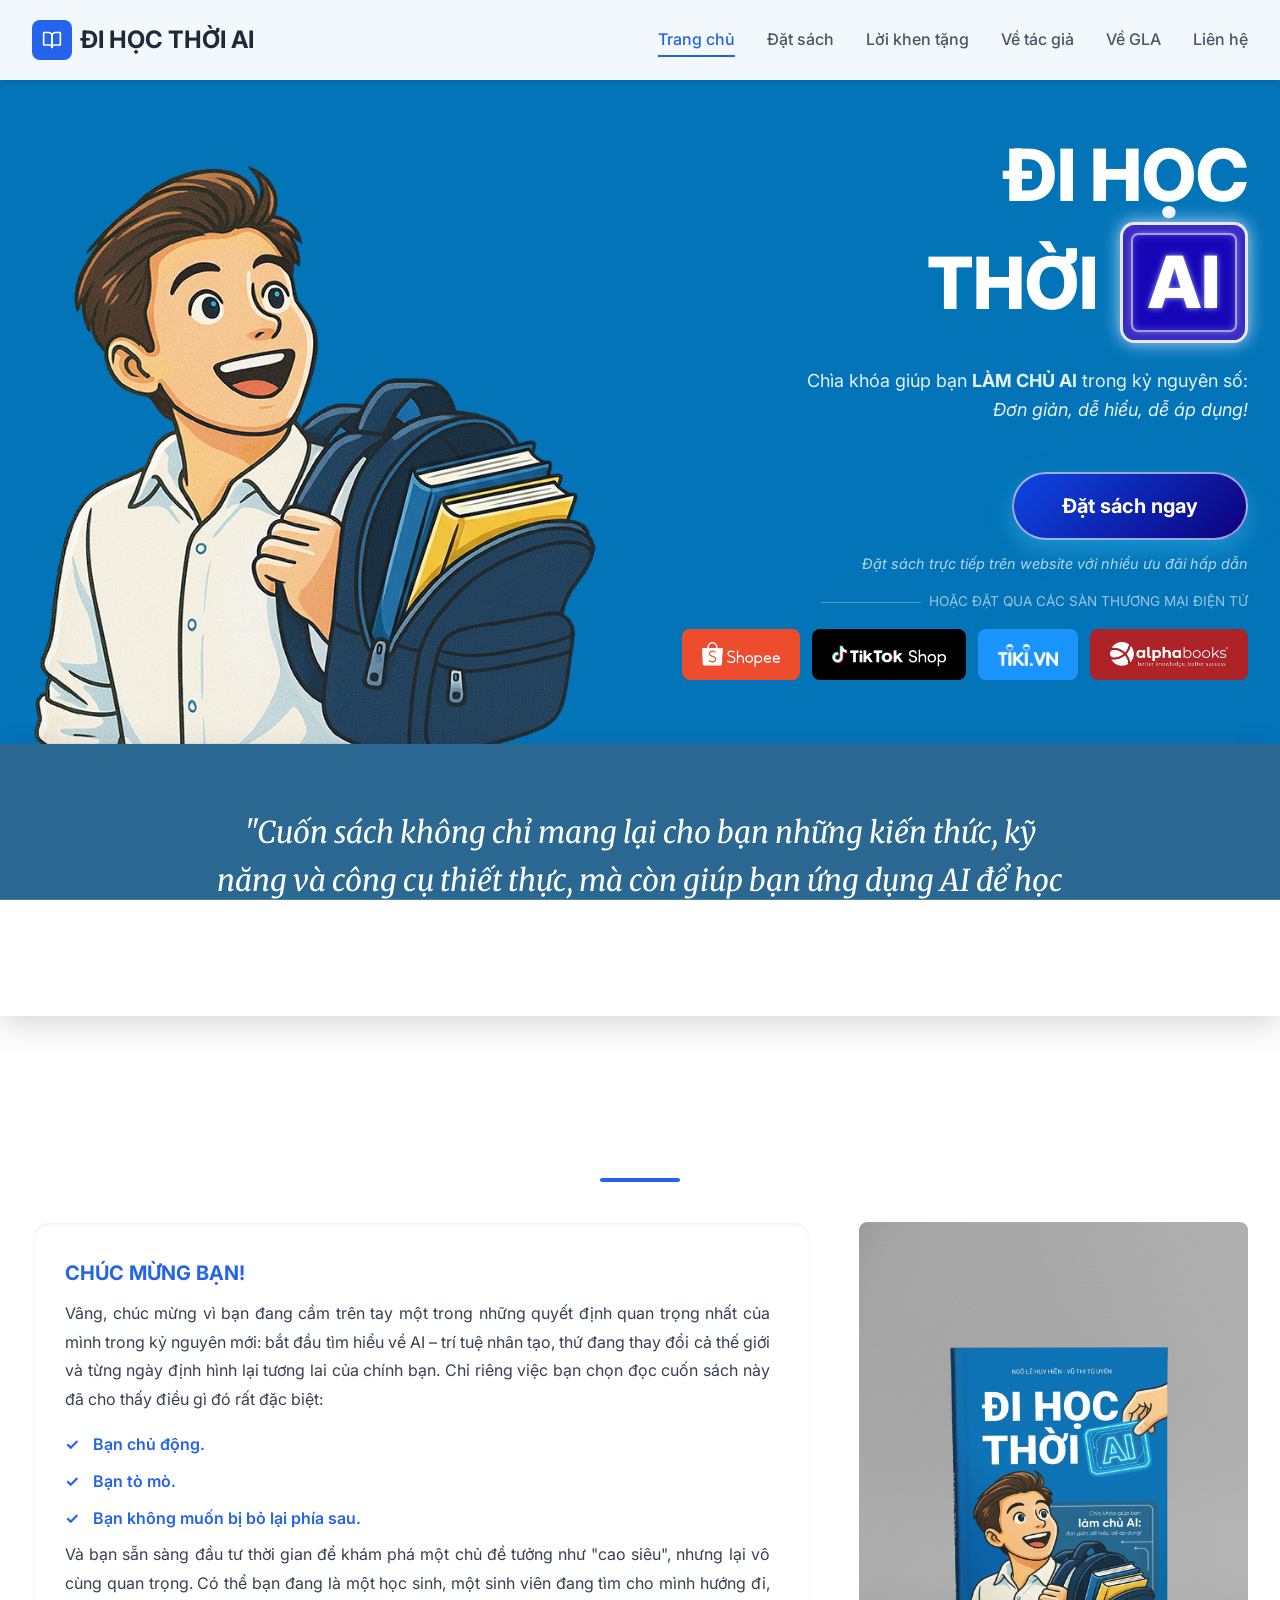
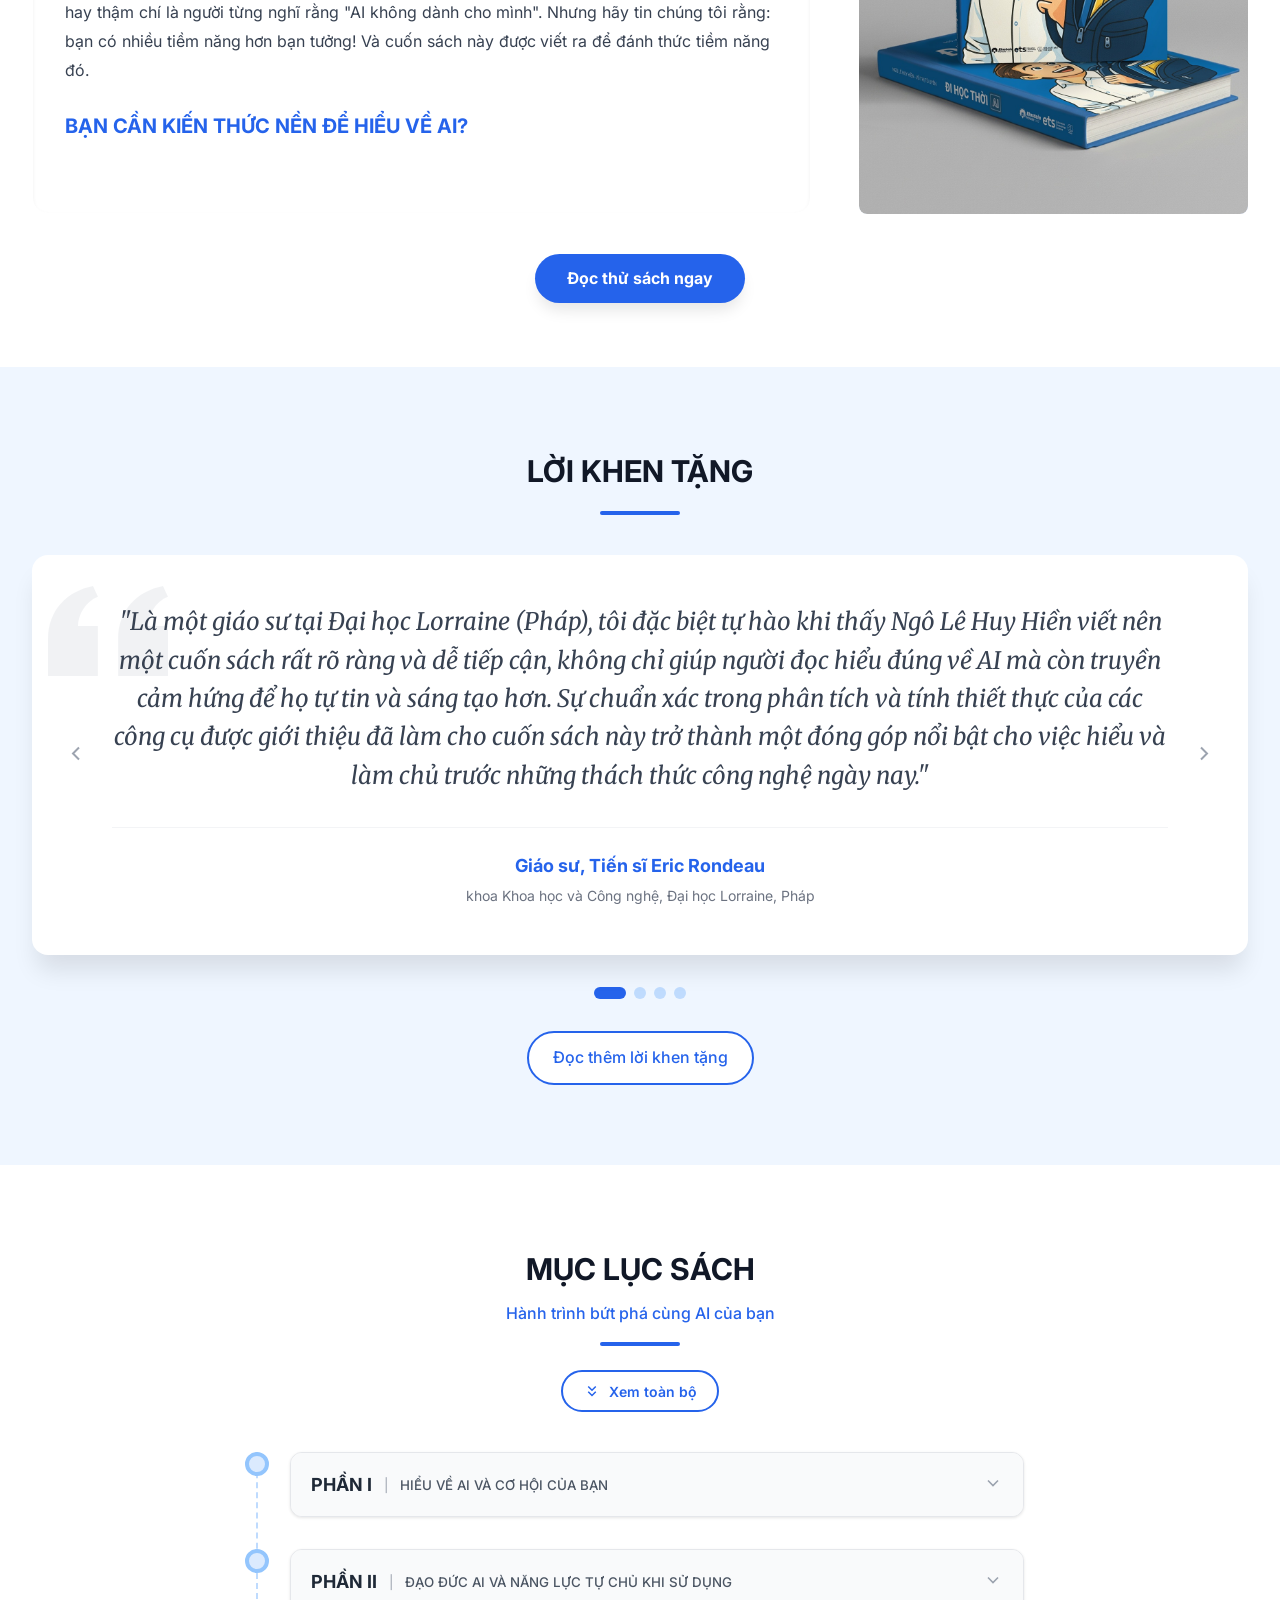
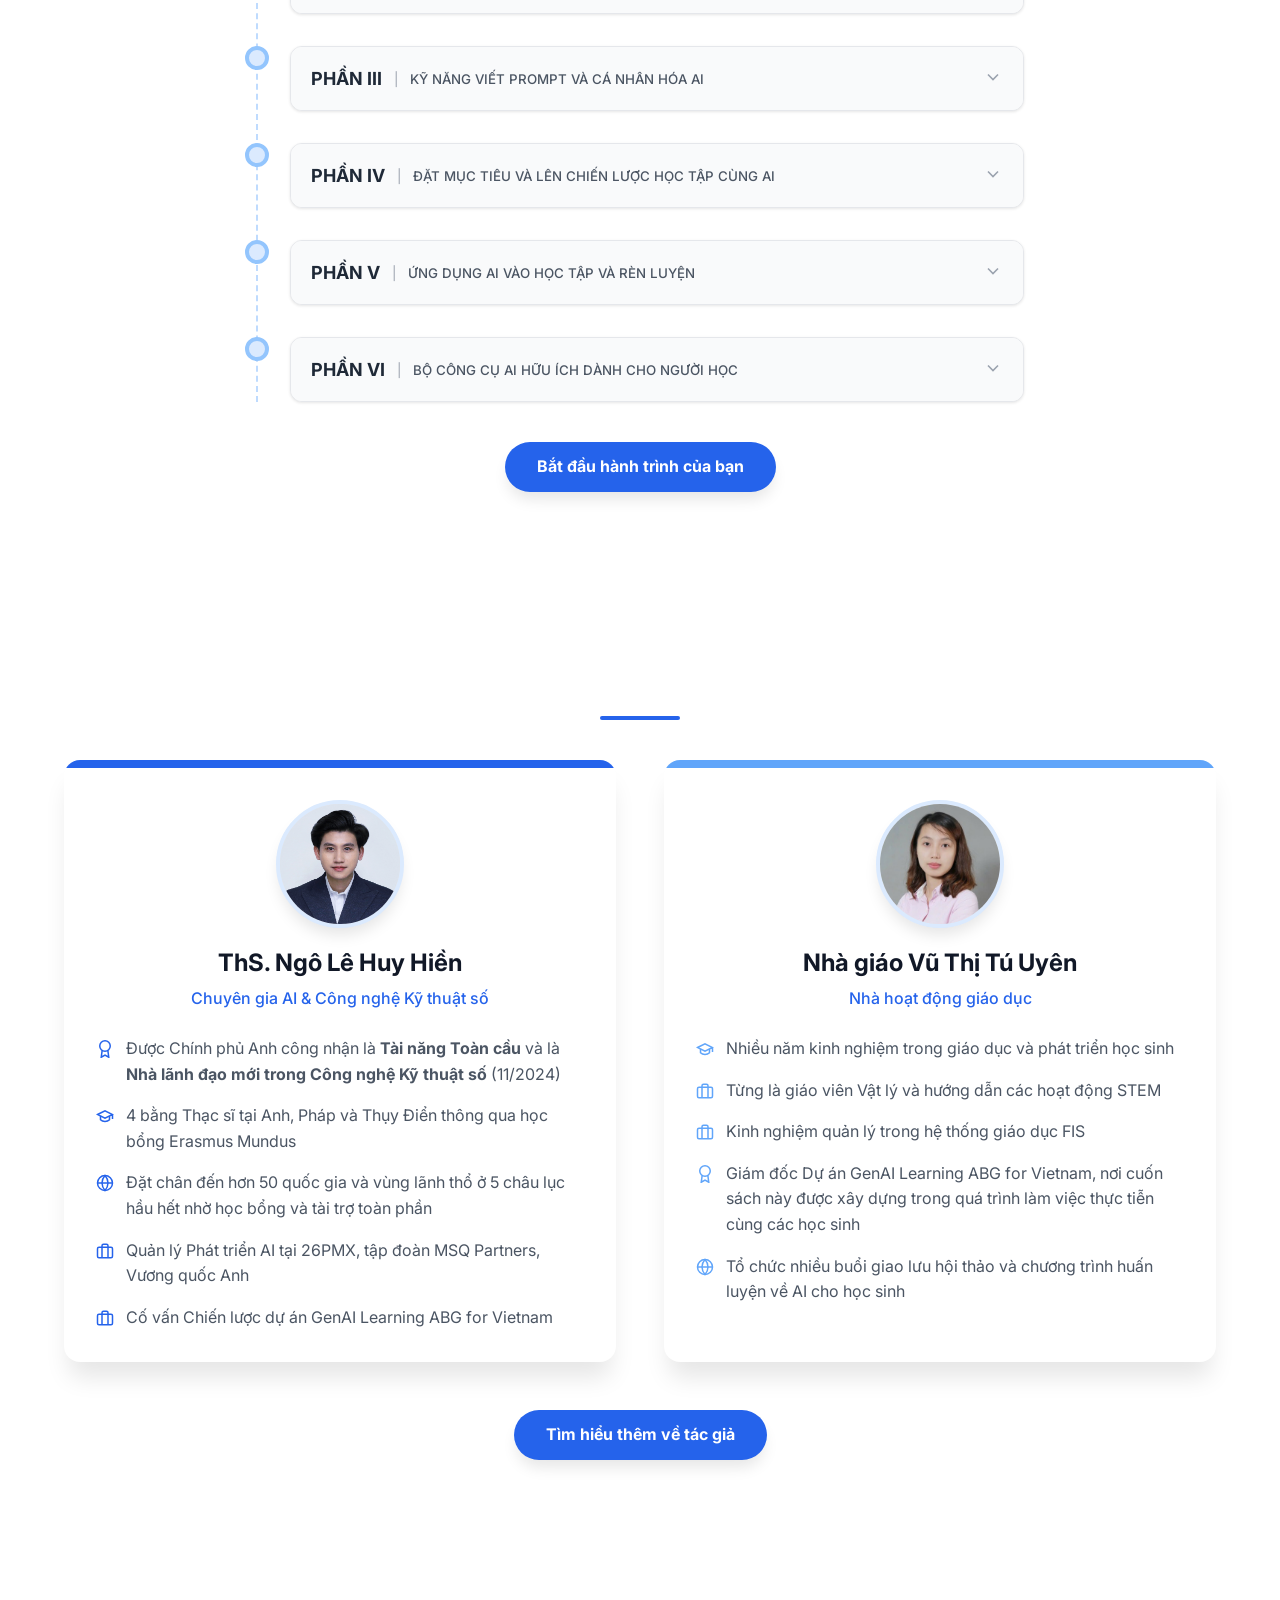
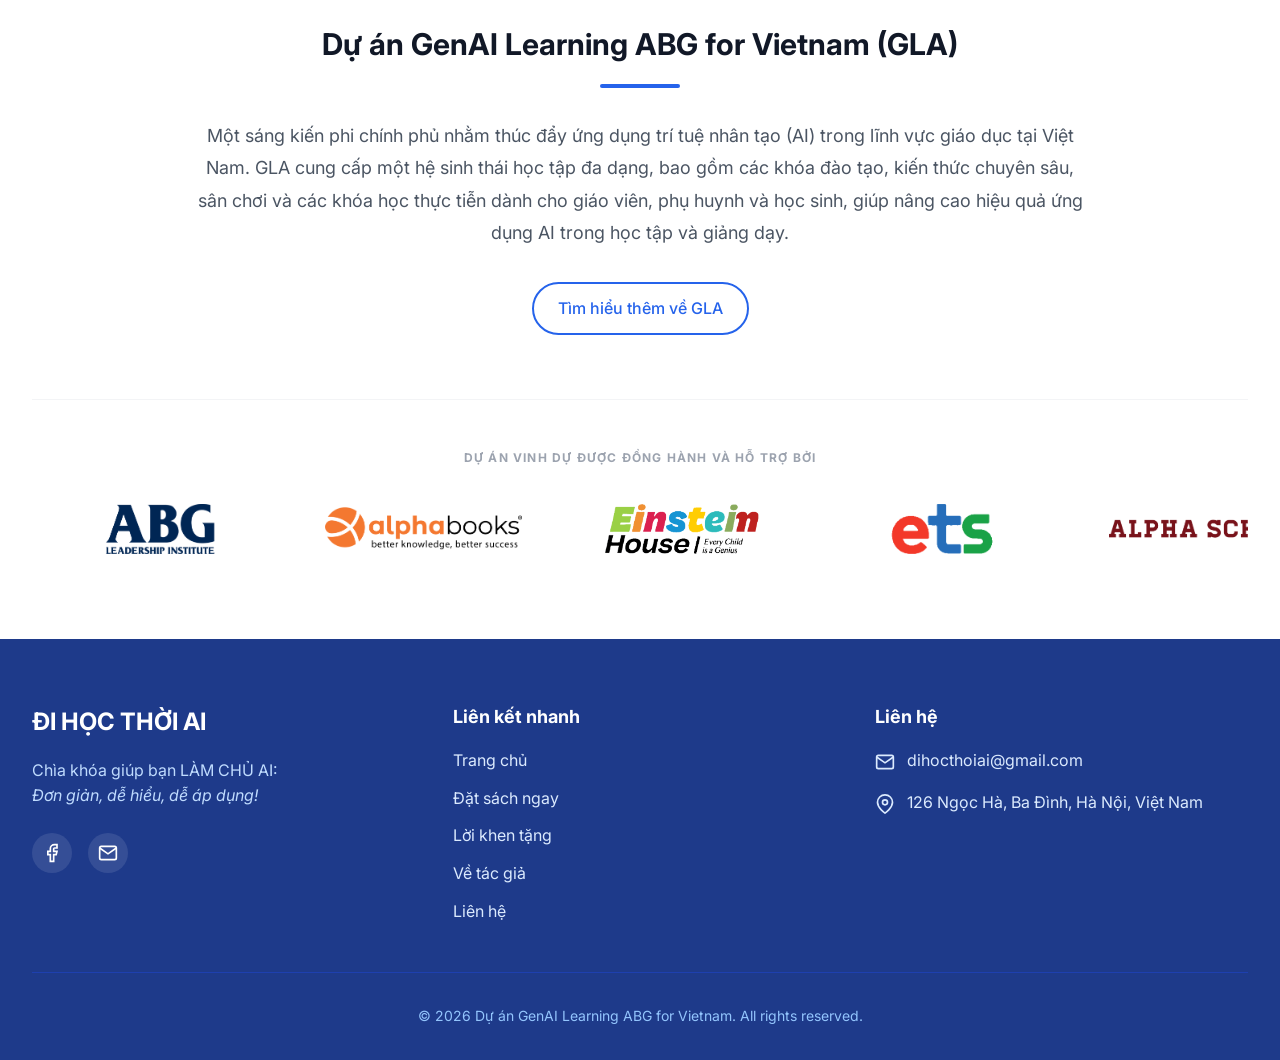
<file: index.html>
<!DOCTYPE html>
<html lang="vi">
<head>
    <meta charset="UTF-8">
    <meta name="viewport" content="width=device-width, initial-scale=1.0">
	<title>Sách | Đi Học Thời AI | Ngô Lê Huy Hiền - Vũ Thị Tú Uyên</title>
	<meta name="description" content="Đi Học Thời AI là cuốn sách mang lại những kiến thức về AI, kỹ năng và công cụ thiết thực; giúp ứng dụng AI vào học tập, sáng tạo và bứt phá trong kỷ nguyên số.">
    <meta name="robots" content="index,follow">
	<link rel="canonical" href="https://dihocthoiai.com/">
	<link rel="icon" type="image/svg+xml" href="img/favicon.png">
    <link rel="preconnect" href="https://fonts.googleapis.com">
    <link rel="preconnect" href="https://fonts.gstatic.com" crossorigin>
    <link href="https://fonts.googleapis.com/css2?family=Inter:wght@400;500;600;700;800&family=Merriweather:ital,wght@0,400;0,700;1,400;1,700&family=Noto+Serif:ital,wght@0,400;0,700;1,400;1,700&family=Playfair+Display:ital,wght@0,400;0,500;0,700;1,400;1,500;1,700&display=swap" rel="stylesheet">
	
	<!-- Open Graph -->
	<meta property="og:type" content="website">
	<meta property="og:site_name" content="Sách Đi Học Thời AI">
	<meta property="og:title" content="Sách | Đi Học Thời AI | Ngô Lê Huy Hiền - Vũ Thị Tú Uyên">
	<meta property="og:description" content="Đi Học Thời AI là cuốn sách mang lại những kiến thức về AI, kỹ năng và công cụ thiết thực; giúp ứng dụng AI vào học tập, sáng tạo và bứt phá trong kỷ nguyên số.">
	<meta property="og:url" content="https://dihocthoiai.com/">
	<meta property="og:image" content="https://dihocthoiai.com/img/Di%20Hoc%20Thoi%20AI%202.jpg">
	<meta property="og:image:width" content="1611">
	<meta property="og:image:height" content="967">
	<meta property="og:image:alt" content="Bìa sách Đi Học Thời AI">
	
	<!-- Schema JSON-LD -->
	<script type="application/ld+json">
	{
	  "@context": "https://schema.org",
	  "@type": "Book",
	  "@id": "https://dihocthoiai.com/#book",
	  "name": "Đi Học Thời AI",
	  "isbn": "978-632-0203-35-2",
	  "inLanguage": "vi",
	  "description": "Đi Học Thời AI là cuốn sách mang lại những kiến thức về AI, kỹ năng và công cụ thiết thực; giúp ứng dụng AI vào học tập, sáng tạo và bứt phá trong kỷ nguyên số.",
	  "image": [
		"https://dihocthoiai.com/img/Di%20Hoc%20Thoi%20AI%202.jpg"
	  ],
	  "author": [
		{ "@type": "Person", "name": "Ngô Lê Huy Hiền" },
		{ "@type": "Person", "name": "Vũ Thị Tú Uyên" }
	  ],
	  "publisher": {
		"@type": "Organization",
		"name": "Nhà xuất bản Thế Giới"
	  },
	  "url": "https://dihocthoiai.com/"
	}
	</script>
	
    <link rel="stylesheet" href="styles.css">
</head>
<body>
    <!-- Header -->
    <header class="header" id="header">
        <div class="container">
            <div class="header-content">
                <a href="index.html" class="logo">
                    <div class="logo-icon">
                        <svg width="20" height="20" viewBox="0 0 24 24" fill="none" stroke="currentColor" stroke-width="2" stroke-linecap="round" stroke-linejoin="round">
                            <path d="M2 3h6a4 4 0 0 1 4 4v14a3 3 0 0 0-3-3H2z"></path>
                            <path d="M22 3h-6a4 4 0 0 0-4 4v14a3 3 0 0 1 3-3h7z"></path>
                        </svg>
                    </div>
                    <span class="logo-text">ĐI HỌC THỜI AI</span>
                </a>

                <nav class="nav-desktop" id="nav-desktop">
                    <a href="index.html" class="nav-link active">Trang chủ</a>
                    <a href="order.html" class="nav-link">Đặt sách</a>
                    <a href="testimonials.html" class="nav-link">Lời khen tặng</a>
                    <a href="authors.html" class="nav-link">Về tác giả</a>
                    <a href="gla.html" class="nav-link">Về GLA</a>
                    <a href="contact.html" class="nav-link">Liên hệ</a>
                </nav>

                <button class="mobile-menu-btn" onclick="toggleMobileMenu()">
                    <svg id="menu-icon" width="24" height="24" viewBox="0 0 24 24" fill="none" stroke="currentColor" stroke-width="2">
                        <line x1="3" y1="12" x2="21" y2="12"></line>
                        <line x1="3" y1="6" x2="21" y2="6"></line>
                        <line x1="3" y1="18" x2="21" y2="18"></line>
                    </svg>
                    <svg id="close-icon" width="24" height="24" viewBox="0 0 24 24" fill="none" stroke="currentColor" stroke-width="2" style="display: none;">
                        <line x1="18" y1="6" x2="6" y2="18"></line>
                        <line x1="6" y1="6" x2="18" y2="18"></line>
                    </svg>
                </button>
            </div>
        </div>

        <div class="mobile-menu" id="mobile-menu">
            <div class="mobile-menu-inner">
                <a href="index.html" class="mobile-nav-link active">Trang chủ</a>
                <a href="order.html" class="mobile-nav-link">Đặt sách</a>
                <a href="testimonials.html" class="mobile-nav-link">Lời khen tặng</a>
                <a href="authors.html" class="mobile-nav-link">Về tác giả</a>
                <a href="gla.html" class="mobile-nav-link">Về GLA</a>
                <a href="contact.html" class="mobile-nav-link">Liên hệ</a>
            </div>
        </div>
    </header>

    <main>
        <!-- Hero -->
        <section class="hero">
            <div class="container">
                <div class="hero-content">
                    <div class="hero-text">
                        <h1 class="hero-title">
							<span class="sr-only">
								Sách Đi Học Thời AI – Cách Học Và Sáng Tạo Hiệu Quả Trong Kỷ Nguyên Trí Tuệ Nhân Tạo
							</span>
							ĐI HỌC<br>THỜI <span class="ai-badge">AI</span></h1>
                        <p class="hero-subtitle"><span class="subtitle-full">Chìa khóa giúp bạn <strong>LÀM CHỦ AI</strong> trong kỷ nguyên số:</span><span class="subtitle-short">Chìa khóa giúp bạn <strong>LÀM CHỦ AI</strong>:</span><br><em>Đơn giản, dễ hiểu, dễ áp dụng!</em></p>
                    </div>
                    <!-- Mobile image (shown only on mobile/tablet) -->
                    <div class="hero-image-mobile">
                        <div class="hero-image-container">
                            <img src="img/student image.png" alt="Học sinh đeo ba lô" class="hero-image">
                            <div class="hero-image-overlay"></div>
                        </div>
                    </div>
                    <div class="hero-cta">
                        <a href="order.html" class="btn-cta-primary">Đặt sách ngay</a>
                        <p class="hero-cta-direct">Đặt sách trực tiếp trên website với nhiều ưu đãi hấp dẫn</p>
                        <div class="hero-cta-label">
                            <div class="hero-cta-line"></div>
                            <span class="hero-cta-text">Hoặc đặt qua các sàn thương mại điện tử</span>
                        </div>
                        <div class="hero-buttons">
                            <a href="https://shopee.vn/product/431679329/55553316575" target="_blank" rel="noopener noreferrer" class="btn-shop btn-shopee"><img style="max-height: 25px; width: auto;" src="img/Shopee logo white.png" alt="Mua trên Shopee"></a>
							<a href="https://www.tiktok.com/view/product/1733627489847183313" target="_blank" rel="noopener noreferrer" class="btn-shop btn-tiktok"><img style="max-height: 27px; width: auto;" src="img/tiktok white.png" alt="Mua trên TikTok"></a>
                            <a href="https://tiki.vn/product-p278975477.html?spid=278975478" target="_blank" rel="noopener noreferrer" class="btn-shop btn-tiki"><img style="max-height: 22px; width: auto;" src="img/tiki logo.png" alt="Mua trên Tiki"></a>
                            <a href="https://shop.alphabooks.vn/di-hoc-thoi-ai-chia-khoa-giup-ban-lam-chu-ai-don-gian-de-hieu-de-ap-dung-p39108665.html" target="_blank" rel="noopener noreferrer" class="btn-shop btn-alpha"><img style="max-height: 25px; width: auto;" src="img/alpha books white.png" alt="Mua trên Alpha Books"></a>
                        </div>
                    </div>
                </div>
            </div>
            <!-- Desktop image (shown only on desktop) -->
            <div class="hero-image-wrapper">
                <div class="hero-image-container">
                    <img src="img/student image.png" alt="Học sinh đeo ba lô" class="hero-image">
                    <div class="hero-image-overlay"></div>
                </div>
            </div>
        </section>

        <!-- Quote Section -->
        <section class="quote-section">
            <div class="container">
                <div class="preface-quote">
                    <blockquote>"Cuốn sách không chỉ mang lại cho bạn những kiến thức, kỹ năng và công cụ thiết thực, mà còn giúp bạn ứng dụng AI để học tập, sáng tạo và bứt phá trong kỷ nguyên số."</blockquote>
                </div>
            </div>
        </section>

        <!-- Preface -->
        <section class="preface">
            <div class="container">
                <div class="section-title">
                    <h2>
					<span class="sr-only">
						Đi học thời AI – Sách học AI
					</span>
					Lời Nói Đầu</h2>
                    <p>(Trích từ cuốn sách "Đi Học Thời AI")</p>
                    <div class="section-title-line"></div>
                </div>
                <div class="preface-grid">
                    <div class="preface-content">
                        <div class="preface-scroll custom-scrollbar">
                            <h3>CHÚC MỪNG BẠN!</h3>
                            <p>Vâng, chúc mừng vì bạn đang cầm trên tay một trong những quyết định quan trọng nhất của mình trong kỷ nguyên mới: bắt đầu tìm hiểu về AI – trí tuệ nhân tạo, thứ đang thay đổi cả thế giới và từng ngày định hình lại tương lai của chính bạn. Chỉ riêng việc bạn chọn đọc cuốn sách này đã cho thấy điều gì đó rất đặc biệt:</p>
                            <ul class="checklist">
                                <li><strong class="text-brand">Bạn chủ động.</strong></li>
                                <li><strong class="text-brand">Bạn tò mò.</strong></li>
                                <li><strong class="text-brand">Bạn không muốn bị bỏ lại phía sau.</strong></li>
                            </ul>
                            <p>Và bạn sẵn sàng đầu tư thời gian để khám phá một chủ đề tưởng như "cao siêu", nhưng lại vô cùng quan trọng. Có thể bạn đang là một học sinh, một sinh viên đang tìm cho mình hướng đi, hay thậm chí là người từng nghĩ rằng "AI không dành cho mình". Nhưng hãy tin chúng tôi rằng: bạn có nhiều tiềm năng hơn bạn tưởng! Và cuốn sách này được viết ra để đánh thức tiềm năng đó.</p>

                            <h3>BẠN CẦN KIẾN THỨC NỀN ĐỂ HIỂU VỀ AI?</h3>
                            <p><strong>Không đâu!</strong> Tin vui là, bạn <em>không cần</em> có một kiến thức nền gì về công nghệ, mới có thể hiểu được AI. Chúng tôi đã thiết kế mọi nội dung trong cuốn sách này sao cho bạn có thể hiểu được, áp dụng được, và quan trọng nhất: bạn cảm thấy hào hứng với từng trang sách.</p>
                            <p>AI giờ đây không còn là chuyện của riêng giới lập trình viên hay thiên tài toán học nữa. Nó đã ở khắp nơi, từ chiếc điện thoại bạn đang dùng, đến những video bạn xem, bài học bạn học; nó hiện diện trong mọi lĩnh vực: từ giáo dục, chăm sóc sức khỏe, nghệ thuật, tài chính, cho đến đời sống hằng ngày.</p>

                            <h3>CHÚNG TÔI ĐÃ GẶP HÀNG NGÀN NGƯỜI TRẺ GIỐNG BẠN!</h3>
                            <p>Chúng tôi đã có cơ hội gặp gỡ, trò chuyện và làm việc với hàng ngàn học sinh, sinh viên, giáo viên và nhà lãnh đạo trẻ trên khắp cả nước, những người bắt đầu từ con số 0 nhưng đã tiến rất xa chỉ nhờ một điều: <em>dám học, dám thử</em>.</p>
                            <p>Chúng tôi không hứa cuốn sách này sẽ biến bạn thành chuyên gia AI ngay lập tức. Nhưng chúng tôi tin chắc đây sẽ là một <em>"bảo bối"</em> đồng hành giúp bạn hiểu rõ AI là gì, vì sao nó quan trọng, nó đang thay đổi thế giới ra sao.</p>

                            <h3>BẠN SẼ HỌC ĐƯỢC GÌ TỪ CUỐN SÁCH NÀY?</h3>
                            <p>Bạn không chỉ được cung cấp <strong>kiến thức để hiểu đúng về AI</strong>, mà còn được trang bị một "bộ công cụ" toàn diện để làm chủ nó.</p>
                            <p><strong>Cuốn sách này sẽ giúp bạn:</strong></p>
                            <ul class="checklist">
                                <li><strong class="text-brand">Tiếp cận kiến thức và tư duy đúng khi làm việc với AI:</strong> Bạn sẽ hiểu về điểm mạnh và điểm yếu của AI, cách tư duy, đặt câu hỏi, và chủ động làm chủ công nghệ.</li>
                                <li><strong class="text-brand">Trang bị những kỹ năng cần thiết:</strong> Không lý thuyết suông. Bạn sẽ học những cách thực tiễn nhất để dùng AI trong việc học, phát triển bản thân, sáng tạo và giải quyết vấn đề thật sự.</li>
                                <li><strong class="text-brand">Cung cấp bộ công cụ hữu ích:</strong> Bạn sẽ được giới thiệu những công cụ AI hiện đại, cách sử dụng chúng an toàn, thông minh và sáng tạo.</li>
                            </ul>

                            <h3>BẠN ĐÃ SẴN SÀNG CHƯA?</h3>
                            <p>Nếu có một phần nào trong bạn đang thầm gật đầu, thì đừng chần chừ nữa. Hành trình phía trước sẽ rất thú vị. Cùng bắt đầu hành trình đặc biệt này với chúng tôi nhé!</p>
                            <div class="preface-signature">
                                <p>Thân mến,</p>
                                <p>Nhóm tác giả</p>
                                <p><em><strong>ThS. Ngô Lê Huy Hiền và Nhà giáo Vũ Thị Tú Uyên</strong></em></p>
                                <p><em>Tháng 7 năm 2025</em></p>
                            </div>
                        </div>
                    </div>
                    <div class="preface-image-wrapper">
                        <div class="preface-book-image preface-img-desktop">
                            <div class="preface-book-glow"></div>
                            <img src="img/Di Hoc Thoi AI 1.jpg" alt="Đi Học Thời AI">
                        </div>
                        <div class="preface-book-image preface-img-tablet">
                            <div class="preface-book-glow"></div>
                            <img src="img/Di Hoc Thoi AI 2.jpg" alt="Đi Học Thời AI">
                        </div>
                    </div>
                </div>
                <div class="preface-cta">
                    <a href="preview.html" class="btn-primary">Đọc thử sách ngay</a>
                </div>
            </div>
        </section>

        <!-- Testimonials -->
        <section class="testimonials">
            <div class="container">
                <div class="section-title">
                    <h2>Lời Khen Tặng</h2>
                    <div class="section-title-line"></div>
                </div>
                <div class="testimonials-slider">
                    <div class="testimonial-card">
                        <div class="testimonial-quote-icon">
                            <svg width="120" height="120" viewBox="0 0 24 24" fill="currentColor"><path d="M14.017 21v-7.391c0-5.704 3.731-9.57 8.983-10.609l.995 2.151c-2.432.917-3.995 3.638-3.995 5.849h4v10h-9.983zm-14.017 0v-7.391c0-5.704 3.748-9.57 9-10.609l.996 2.151c-2.433.917-3.996 3.638-3.996 5.849h3.983v10h-9.983z"/></svg>
                        </div>
                        <div class="testimonial-content">
                            <p class="testimonial-text" id="testimonial-text"></p>
                            <div class="testimonial-author">
                                <h4 id="testimonial-author"></h4>
                                <p id="testimonial-title"></p>
                            </div>
                        </div>
                        <div class="testimonial-nav prev">
                            <button onclick="prevTestimonial()">
                                <svg width="24" height="24" viewBox="0 0 24 24" fill="none" stroke="currentColor" stroke-width="2"><polyline points="15 18 9 12 15 6"></polyline></svg>
                            </button>
                        </div>
                        <div class="testimonial-nav next">
                            <button onclick="nextTestimonial()">
                                <svg width="24" height="24" viewBox="0 0 24 24" fill="none" stroke="currentColor" stroke-width="2"><polyline points="9 18 15 12 9 6"></polyline></svg>
                            </button>
                        </div>
                    </div>
                    <div class="testimonial-indicators" id="testimonial-indicators"></div>
                    <div class="testimonials-cta">
                        <a href="testimonials.html" class="btn-outline">Đọc thêm lời khen tặng</a>
                    </div>
                </div>
            </div>
        </section>

        <!-- TOC -->
        <section class="toc">
            <div class="container">
                <div class="section-title">
                    <h2>Mục Lục Sách</h2>
                    <p style="color: var(--brand); font-weight: 500; font-style: normal;">Hành trình bứt phá cùng AI của bạn</p>
                    <div class="section-title-line"></div>
                    <button class="btn-expand-all" id="btn-expand-all" onclick="expandAllTOC()">
                        <svg width="18" height="18" viewBox="0 0 24 24" fill="none" stroke="currentColor" stroke-width="2"><polyline points="7 13 12 18 17 13"></polyline><polyline points="7 6 12 11 17 6"></polyline></svg>
                        <span>Xem toàn bộ</span>
                    </button>
                </div>
                <div class="toc-content">
                    <div class="toc-timeline" id="toc-timeline"></div>
                </div>
                <div class="toc-cta">
                    <a href="order.html" class="btn-primary">Bắt đầu hành trình của bạn </a>
                </div>
            </div>
        </section>

        <!-- Authors -->
        <section class="authors">
            <div class="container">
                <div class="section-title">
                    <h2>Về Tác Giả</h2>
                    <div class="section-title-line"></div>
                </div>
                <div class="authors-grid">
                    <div class="author-card">
                        <div class="author-card-accent"></div>
                        <div class="author-card-content">
                            <div class="author-header">
                                <div class="author-avatar"><img src="img/Ngo Le Huy Hien.jpg" alt="Ngô Lê Huy Hiền"></div>
                                <h3 class="author-name">ThS. Ngô Lê Huy Hiền</h3>
                                <p class="author-title">Chuyên gia AI & Công nghệ Kỹ thuật số</p>
                            </div>
                            <div class="author-details">
                                <div class="author-detail">
                                    <svg class="author-detail-icon" width="18" height="18" viewBox="0 0 24 24" fill="none" stroke="currentColor" stroke-width="2"><circle cx="12" cy="8" r="7"></circle><polyline points="8.21 13.89 7 23 12 20 17 23 15.79 13.88"></polyline></svg>
                                    <span>Được Chính phủ Anh công nhận là <strong>Tài năng Toàn cầu</strong> và là <strong>Nhà lãnh đạo mới trong Công nghệ Kỹ thuật số </strong>(11/2024)</span>
                                </div>
                                <div class="author-detail">
                                    <svg class="author-detail-icon" width="18" height="18" viewBox="0 0 24 24" fill="none" stroke="currentColor" stroke-width="2"><path d="M22 10v6M2 10l10-5 10 5-10 5z"></path><path d="M6 12v5c3 3 9 3 12 0v-5"></path></svg>
                                    <span>4 bằng Thạc sĩ tại Anh, Pháp và Thụy Điển thông qua học bổng Erasmus Mundus</span>
                                </div>
                                <div class="author-detail">
                                    <svg class="author-detail-icon" width="18" height="18" viewBox="0 0 24 24" fill="none" stroke="currentColor" stroke-width="2"><circle cx="12" cy="12" r="10"></circle><line x1="2" y1="12" x2="22" y2="12"></line><path d="M12 2a15.3 15.3 0 0 1 4 10 15.3 15.3 0 0 1-4 10 15.3 15.3 0 0 1-4-10 15.3 15.3 0 0 1 4-10z"></path></svg>
                                    <span>Đặt chân đến hơn 50 quốc gia và vùng lãnh thổ ở 5 châu lục hầu hết nhờ học bổng và tài trợ toàn phần</span>
                                </div>
								<div class="author-detail">
                                    <svg class="author-detail-icon" width="18" height="18" viewBox="0 0 24 24" fill="none" stroke="currentColor" stroke-width="2"><rect x="2" y="7" width="20" height="14" rx="2" ry="2"></rect><path d="M16 21V5a2 2 0 0 0-2-2h-4a2 2 0 0 0-2 2v16"></path></svg>
                                    <span>Quản lý Phát triển AI tại 26PMX, tập đoàn MSQ Partners, Vương quốc Anh</span>
                                </div>
                                <div class="author-detail">
                                    <svg class="author-detail-icon" width="18" height="18" viewBox="0 0 24 24" fill="none" stroke="currentColor" stroke-width="2"><rect x="2" y="7" width="20" height="14" rx="2" ry="2"></rect><path d="M16 21V5a2 2 0 0 0-2-2h-4a2 2 0 0 0-2 2v16"></path></svg>
                                    <span>Cố vấn Chiến lược dự án GenAI Learning ABG for Vietnam</span>
                                </div>
                            </div>
                        </div>
                    </div>
                    <div class="author-card">
                        <div class="author-card-accent"></div>
                        <div class="author-card-content">
                            <div class="author-header">
                                <div class="author-avatar"><img src="img/Tu Uyen anh.jpg" alt="Tú Uyên"></div>
                                <h3 class="author-name">Nhà giáo Vũ Thị Tú Uyên</h3>
                                <p class="author-title">Nhà hoạt động giáo dục</p>
                            </div>
                            <div class="author-details">
                                <div class="author-detail">
                                    <svg class="author-detail-icon" width="18" height="18" viewBox="0 0 24 24" fill="none" stroke="currentColor" stroke-width="2"><path d="M22 10v6M2 10l10-5 10 5-10 5z"></path><path d="M6 12v5c3 3 9 3 12 0v-5"></path></svg>
                                    <span>Nhiều năm kinh nghiệm trong giáo dục và phát triển học sinh</span>
                                </div>
								<div class="author-detail">
                                    <svg class="author-detail-icon" width="18" height="18" viewBox="0 0 24 24" fill="none" stroke="currentColor" stroke-width="2"><rect x="2" y="7" width="20" height="14" rx="2" ry="2"></rect><path d="M16 21V5a2 2 0 0 0-2-2h-4a2 2 0 0 0-2 2v16"></path></svg>
                                    <span>Từng là giáo viên Vật lý và hướng dẫn các hoạt động STEM</span>
                                </div>
                                <div class="author-detail">
                                    <svg class="author-detail-icon" width="18" height="18" viewBox="0 0 24 24" fill="none" stroke="currentColor" stroke-width="2"><rect x="2" y="7" width="20" height="14" rx="2" ry="2"></rect><path d="M16 21V5a2 2 0 0 0-2-2h-4a2 2 0 0 0-2 2v16"></path></svg>
                                    <span>Kinh nghiệm quản lý trong hệ thống giáo dục FIS</span>
                                </div>
                                <div class="author-detail">
                                    <svg class="author-detail-icon" width="18" height="18" viewBox="0 0 24 24" fill="none" stroke="currentColor" stroke-width="2"><circle cx="12" cy="8" r="7"></circle><polyline points="8.21 13.89 7 23 12 20 17 23 15.79 13.88"></polyline></svg>
                                    <span>Giám đốc Dự án GenAI Learning ABG for Vietnam, nơi cuốn sách này được xây dựng trong quá trình làm việc thực tiễn cùng các học sinh</span>
                                </div>
                                <div class="author-detail">
                                    <svg class="author-detail-icon" width="18" height="18" viewBox="0 0 24 24" fill="none" stroke="currentColor" stroke-width="2"><circle cx="12" cy="12" r="10"></circle><line x1="2" y1="12" x2="22" y2="12"></line><path d="M12 2a15.3 15.3 0 0 1 4 10 15.3 15.3 0 0 1-4 10 15.3 15.3 0 0 1-4-10 15.3 15.3 0 0 1 4-10z"></path></svg>
                                    <span>Tổ chức nhiều buổi giao lưu hội thảo và chương trình huấn luyện về AI cho học sinh</span>
                                </div>
                            </div>
                        </div>
                    </div>
                </div>
                <div class="authors-cta">
                    <a href="authors.html" class="btn-primary">Tìm hiểu thêm về tác giả</a>
                </div>
            </div>
        </section>

        <!-- GLA -->
        <section class="gla">
            <div class="container">
                <div class="gla-content">
                    <h2 style="font-size: 1.875rem; font-weight: 700; color: var(--gray-900); margin-bottom: 1rem;">Dự án GenAI Learning ABG for Vietnam (GLA)</h2>
                    <div class="section-title-line" style="margin-bottom: 2rem;"></div>
                    <p class="gla-description">Một sáng kiến phi chính phủ nhằm thúc đẩy ứng dụng trí tuệ nhân tạo (AI) trong lĩnh vực giáo dục tại Việt Nam. GLA cung cấp một hệ sinh thái học tập đa dạng, bao gồm các khóa đào tạo, kiến thức chuyên sâu, sân chơi và các khóa học thực tiễn dành cho giáo viên, phụ huynh và học sinh, giúp nâng cao hiệu quả ứng dụng AI trong học tập và giảng dạy.</p>
                    <a href="gla.html" class="btn-outline">Tìm hiểu thêm về GLA</a>
                </div>
                <div class="gla-partners">
                    <h3 class="gla-partners-title">Dự án vinh dự được đồng hành và hỗ trợ bởi</h3>
                    <div class="partners-carousel">
                        <div class="partners-track">
                            <div class="partner-logo"><img src="img/ABG logo color.png" alt="ABG"></div>
                            <div class="partner-logo"><img src="img/alphabooks color.png" alt="Alpha Books"></div>
                            <div class="partner-logo"><img src="img/enstein house color.png" alt="Einstein House"></div>
                            <div class="partner-logo"><img src="img/ets color.png" alt="ETS"></div>
                            <div class="partner-logo"><img src="img/Alpha school color.png" alt="Alpha School"></div>
                            <div class="partner-logo"><img src="img/equest logo.png" alt="EQuest"></div>
                            <div class="partner-logo"><img src="img/EAN logo.png" alt="EU Alumni Network"></div>
                            <div class="partner-logo"><img src="img/EU Delegation.png" alt="EU Delegation"></div>
                            <!-- Duplicate for seamless loop -->
                            <div class="partner-logo"><img src="img/ABG logo color.png" alt="ABG"></div>
                            <div class="partner-logo"><img src="img/alphabooks color.png" alt="Alpha Books"></div>
                            <div class="partner-logo"><img src="img/enstein house color.png" alt="Einstein House"></div>
                            <div class="partner-logo"><img src="img/ets color.png" alt="ETS"></div>
                            <div class="partner-logo"><img src="img/Alpha school color.png" alt="Alpha School"></div>
                            <div class="partner-logo"><img src="img/equest logo.png" alt="EQuest"></div>
                            <div class="partner-logo"><img src="img/EAN logo.png" alt="EU Alumni Network"></div>
                            <div class="partner-logo"><img src="img/EU Delegation.png" alt="EU Delegation"></div>
                        </div>
                    </div>
                </div>
            </div>
        </section>
    </main>

    <!-- Footer -->
    <footer class="footer">
        <div class="container">
            <div class="footer-grid">
                <div class="footer-brand">
                    <h3>ĐI HỌC THỜI AI</h3>
                    <p>Chìa khóa giúp bạn LÀM CHỦ AI: <br><em>Đơn giản, dễ hiểu, dễ áp dụng!</em></p>
                    <div class="footer-social">
                        <a href="https://www.facebook.com/genaiabg/" target="_blank"><svg width="20" height="20" viewBox="0 0 24 24" fill="none" stroke="currentColor" stroke-width="2"><path d="M18 2h-3a5 5 0 0 0-5 5v3H7v4h3v8h4v-8h3l1-4h-4V7a1 1 0 0 1 1-1h3z"></path></svg></a>
                        <a href="mailto:dihocthoiai@gmail.com"><svg width="20" height="20" viewBox="0 0 24 24" fill="none" stroke="currentColor" stroke-width="2"><path d="M4 4h16c1.1 0 2 .9 2 2v12c0 1.1-.9 2-2 2H4c-1.1 0-2-.9-2-2V6c0-1.1.9-2 2-2z"></path><polyline points="22,6 12,13 2,6"></polyline></svg></a>
                    </div>
                </div>
                <div class="footer-links">
                    <h4>Liên kết nhanh</h4>
                    <ul>
                        <li><a href="index.html">Trang chủ</a></li>
                        <li><a href="order.html">Đặt sách ngay</a></li>
                        <li><a href="testimonials.html">Lời khen tặng</a></li>
                        <li><a href="authors.html">Về tác giả</a></li>
                        <li><a href="contact.html">Liên hệ</a></li>
                    </ul>
                </div>
                <div class="footer-contact">
                    <h4>Liên hệ</h4>
                    <ul>
                        <li><svg width="20" height="20" viewBox="0 0 24 24" fill="none" stroke="currentColor" stroke-width="2"><path d="M4 4h16c1.1 0 2 .9 2 2v12c0 1.1-.9 2-2 2H4c-1.1 0-2-.9-2-2V6c0-1.1.9-2 2-2z"></path><polyline points="22,6 12,13 2,6"></polyline></svg><span><a href="mailto:dihocthoiai@gmail.com">dihocthoiai@gmail.com</a></span></li>
                        <li><svg width="20" height="20" viewBox="0 0 24 24" fill="none" stroke="currentColor" stroke-width="2"><path d="M21 10c0 7-9 13-9 13s-9-6-9-13a9 9 0 0 1 18 0z"></path><circle cx="12" cy="10" r="3"></circle></svg><span>126 Ngọc Hà, Ba Đình, Hà Nội, Việt Nam</span></li>
                    </ul>
                </div>
            </div>
            <div class="footer-bottom">
                <p>&copy; <span id="current-year"></span> Dự án GenAI Learning ABG for Vietnam. All rights reserved.</p>
            </div>
        </div>
    </footer>
    <script src="scripts.js"></script>
</body>
</html>
</file>
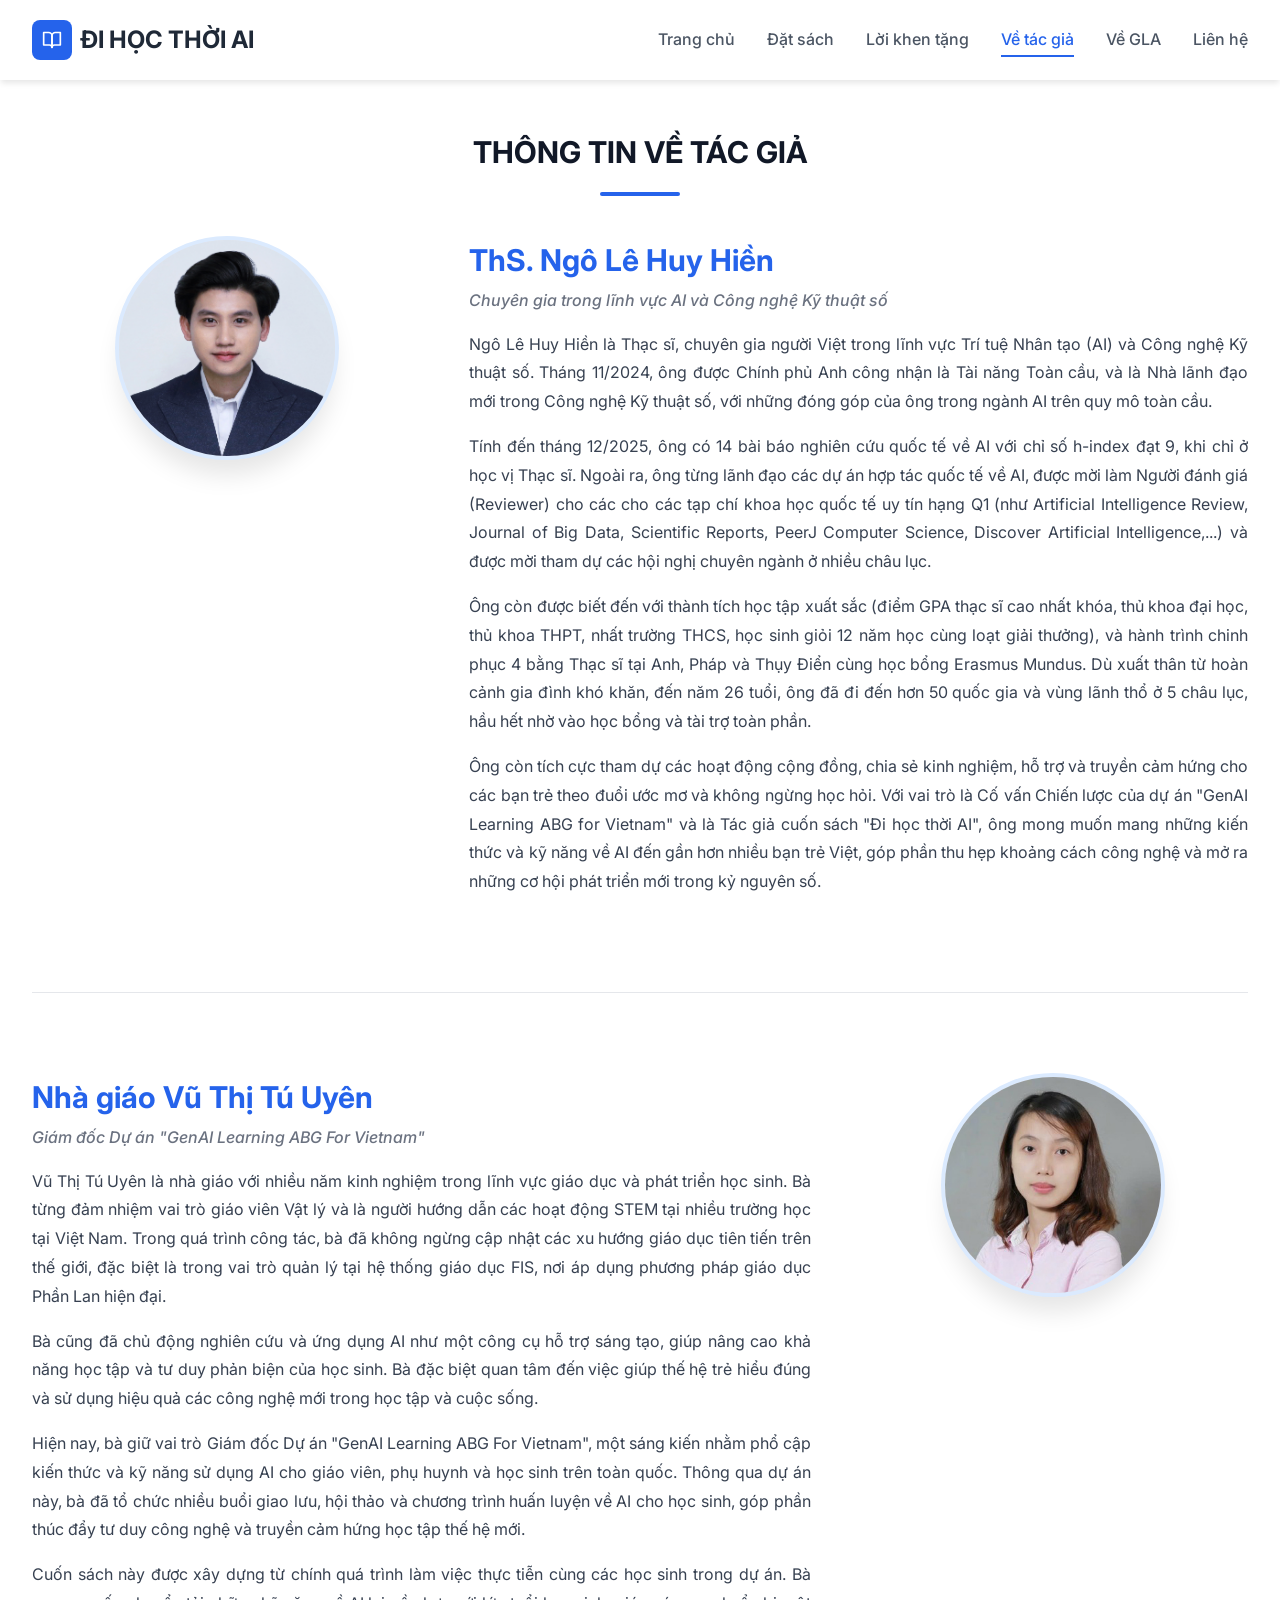
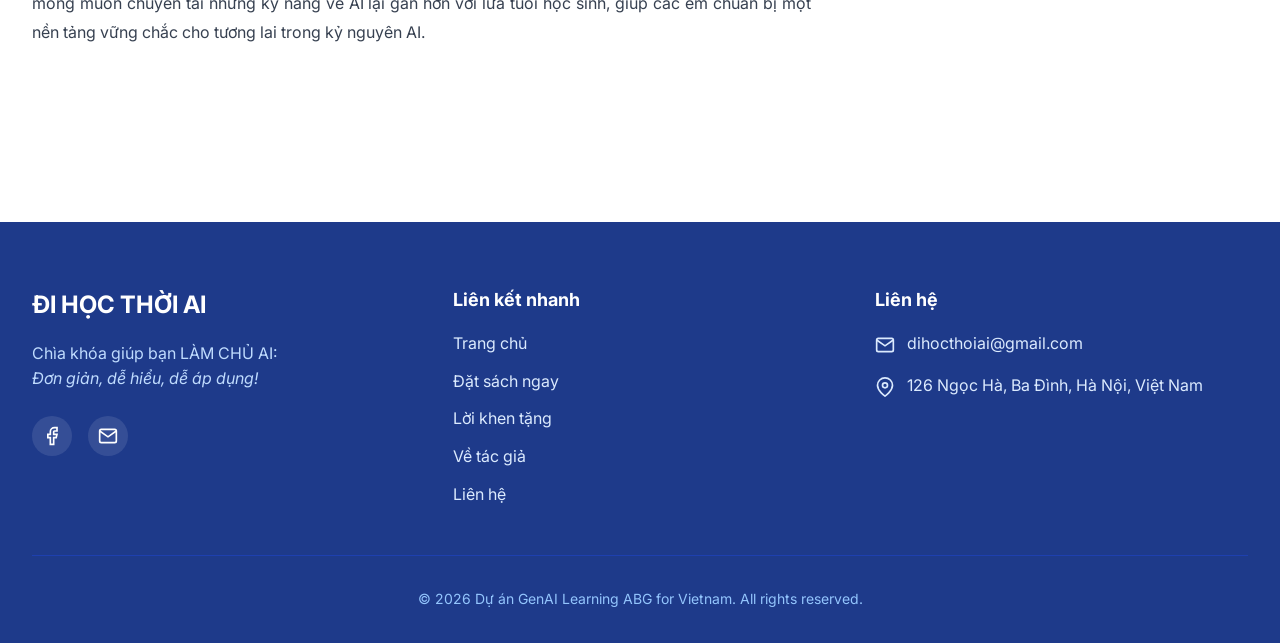
<file: authors.html>
<!DOCTYPE html>
<html lang="vi">
<head>
    <meta charset="UTF-8">
    <meta name="viewport" content="width=device-width, initial-scale=1.0">
    <title>Đi Học Thời AI | Về Tác Giả | Ngô Lê Huy Hiền - Tú Uyên</title>
    <meta name="description" content="Đi Học Thời AI là cuốn sách mang lại những kiến thức về AI, kỹ năng và công cụ thiết thực; giúp ứng dụng AI vào học tập, sáng tạo và bứt phá trong kỷ nguyên số.">
    <meta name="robots" content="index,follow">
	<link rel="canonical" href="https://dihocthoiai.com/authors.html">
	<link rel="icon" type="image/svg+xml" href="img/favicon.png">
    <link rel="preconnect" href="https://fonts.googleapis.com">
    <link rel="preconnect" href="https://fonts.gstatic.com" crossorigin>
    <link href="https://fonts.googleapis.com/css2?family=Inter:wght@400;500;600;700;800&family=Merriweather:ital,wght@0,400;0,700;1,400;1,700&family=Noto+Serif:ital,wght@0,400;0,700;1,400;1,700&family=Playfair+Display:ital,wght@0,400;0,500;0,700;1,400;1,500;1,700&display=swap" rel="stylesheet">
	
	<!-- Open Graph -->
	<meta property="og:type" content="website">
	<meta property="og:site_name" content="Đi Học Thời AI">
	<meta property="og:title" content="Tác giả Ngô Lê Huy Hiền - Vũ Thị Tú Uyên">
	<meta property="og:description" content="Đi Học Thời AI là cuốn sách mang lại những kiến thức về AI, kỹ năng và công cụ thiết thực; giúp ứng dụng AI vào học tập, sáng tạo và bứt phá trong kỷ nguyên số.">
	<meta property="og:url" content="https://dihocthoiai.com/authors.html">
	<meta property="og:image" content="https://dihocthoiai.com/img/Di%20Hoc%20Thoi%20AI%202.jpg">
	<meta property="og:image:width" content="1611">
	<meta property="og:image:height" content="967">
	<meta property="og:image:alt" content="Bìa sách Đi Học Thời AI">
	
    <link rel="stylesheet" href="styles.css">
</head>
<body>
    <!-- Header -->
    <header class="header" id="header">
        <div class="container">
            <div class="header-content">
                <a href="index.html" class="logo">
                    <div class="logo-icon">
                        <svg width="20" height="20" viewBox="0 0 24 24" fill="none" stroke="currentColor" stroke-width="2" stroke-linecap="round" stroke-linejoin="round">
                            <path d="M2 3h6a4 4 0 0 1 4 4v14a3 3 0 0 0-3-3H2z"></path>
                            <path d="M22 3h-6a4 4 0 0 0-4 4v14a3 3 0 0 1 3-3h7z"></path>
                        </svg>
                    </div>
                    <span class="logo-text">ĐI HỌC THỜI AI</span>
                </a>

                <nav class="nav-desktop" id="nav-desktop">
                    <a href="index.html" class="nav-link">Trang chủ</a>
                    <a href="order.html" class="nav-link">Đặt sách</a>
                    <a href="testimonials.html" class="nav-link">Lời khen tặng</a>
                    <a href="authors.html" class="nav-link active">Về tác giả</a>
                    <a href="gla.html" class="nav-link">Về GLA</a>
                    <a href="contact.html" class="nav-link">Liên hệ</a>
                </nav>

                <button class="mobile-menu-btn" onclick="toggleMobileMenu()">
                    <svg id="menu-icon" width="24" height="24" viewBox="0 0 24 24" fill="none" stroke="currentColor" stroke-width="2">
                        <line x1="3" y1="12" x2="21" y2="12"></line>
                        <line x1="3" y1="6" x2="21" y2="6"></line>
                        <line x1="3" y1="18" x2="21" y2="18"></line>
                    </svg>
                    <svg id="close-icon" width="24" height="24" viewBox="0 0 24 24" fill="none" stroke="currentColor" stroke-width="2" style="display: none;">
                        <line x1="18" y1="6" x2="6" y2="18"></line>
                        <line x1="6" y1="6" x2="18" y2="18"></line>
                    </svg>
                </button>
            </div>
        </div>

        <div class="mobile-menu" id="mobile-menu">
            <div class="mobile-menu-inner">
                <a href="index.html" class="mobile-nav-link">Trang chủ</a>
                <a href="order.html" class="mobile-nav-link">Đặt sách</a>
                <a href="testimonials.html" class="mobile-nav-link">Lời khen tặng</a>
                <a href="authors.html" class="mobile-nav-link active">Về tác giả</a>
                <a href="gla.html" class="mobile-nav-link">Về GLA</a>
                <a href="contact.html" class="mobile-nav-link">Liên hệ</a>
            </div>
        </div>
    </header>

    <main>
        <section class="page animate-fadeIn">
            <div class="container">
                <div class="section-title">
					<h1><span class="sr-only">
						Ngô Lê Huy Hiền
					</span></h1>
                    <h2><span class="sr-only">
						Đi học thời AI – Sách học AI và phát triển bản thân cùng AI trong kỷ nguyên trí tuệ nhân tạo 
					</span>
					Thông tin về tác giả</h2>
                    <div class="section-title-line"></div>
                </div>
                <div class="about-authors-content">
                    <div class="about-author-item">
                        <div class="about-author-image">
                            <div class="about-author-avatar"><img src="img/Ngo Le Huy Hien.jpg" alt="ThS. Ngô Lê Huy Hiền"></div>
                        </div>
                        <div class="about-author-text">
                            <h3>ThS. Ngô Lê Huy Hiền</h3>
                            <p class="subtitle">Chuyên gia trong lĩnh vực AI và Công nghệ Kỹ thuật số</p>
                            <div class="bio">
                                <p>Ngô Lê Huy Hiền là Thạc sĩ, chuyên gia người Việt trong lĩnh vực Trí tuệ Nhân tạo (AI) và Công nghệ Kỹ thuật số. Tháng 11/2024, ông được Chính phủ Anh công nhận là Tài năng Toàn cầu, và là Nhà lãnh đạo mới trong Công nghệ Kỹ thuật số, với những đóng góp của ông trong ngành AI trên quy mô toàn cầu.</p>
                                <p>Tính đến tháng 12/2025, ông có 14 bài báo nghiên cứu quốc tế về AI với chỉ số h-index đạt 9, khi chỉ ở học vị Thạc sĩ. Ngoài ra, ông từng lãnh đạo các dự án hợp tác quốc tế về AI, được mời làm Người đánh giá (Reviewer) cho các cho các tạp chí khoa học quốc tế uy tín hạng Q1 (như Artificial Intelligence Review, Journal of Big Data, Scientific Reports, PeerJ Computer Science, Discover Artificial Intelligence,...) và được mời tham dự các hội nghị chuyên ngành ở nhiều châu lục.</p>
                                <p>Ông còn được biết đến với thành tích học tập xuất sắc (điểm GPA thạc sĩ cao nhất khóa, thủ khoa đại học, thủ khoa THPT, nhất trường THCS, học sinh giỏi 12 năm học cùng loạt giải thưởng), và hành trình chinh phục 4 bằng Thạc sĩ tại Anh, Pháp và Thụy Điển cùng học bổng Erasmus Mundus. Dù xuất thân từ hoàn cảnh gia đình khó khăn, đến năm 26 tuổi, ông đã đi đến hơn 50 quốc gia và vùng lãnh thổ ở 5 châu lục, hầu hết nhờ vào học bổng và tài trợ toàn phần.</p>
                                <p>Ông còn tích cực tham dự các hoạt động cộng đồng, chia sẻ kinh nghiệm, hỗ trợ và truyền cảm hứng cho các bạn trẻ theo đuổi ước mơ và không ngừng học hỏi. Với vai trò là Cố vấn Chiến lược của dự án "GenAI Learning ABG for Vietnam" và là Tác giả cuốn sách "Đi học thời AI", ông mong muốn mang những kiến thức và kỹ năng về AI đến gần hơn nhiều bạn trẻ Việt, góp phần thu hẹp khoảng cách công nghệ và mở ra những cơ hội phát triển mới trong kỷ nguyên số.</p>
                            </div>
                        </div>
                    </div>
                    <div class="about-authors-divider"></div>
                    <div class="about-author-item reverse">
                        <div class="about-author-image">
                            <div class="about-author-avatar"><img src="img/Tu Uyen anh.jpg"></div>
                        </div>
                        <div class="about-author-text">
                            <h3>Nhà giáo Vũ Thị Tú Uyên</h3>
                            <p class="subtitle">Giám đốc Dự án "GenAI Learning ABG For Vietnam"</p>
                            <div class="bio">
                                <p>Vũ Thị Tú Uyên là nhà giáo với nhiều năm kinh nghiệm trong lĩnh vực giáo dục và phát triển học sinh. Bà từng đảm nhiệm vai trò giáo viên Vật lý và là người hướng dẫn các hoạt động STEM tại nhiều trường học tại Việt Nam. Trong quá trình công tác, bà đã không ngừng cập nhật các xu hướng giáo dục tiên tiến trên thế giới, đặc biệt là trong vai trò quản lý tại hệ thống giáo dục FIS, nơi áp dụng phương pháp giáo dục Phần Lan hiện đại.</p>
                                <p>Bà cũng đã chủ động nghiên cứu và ứng dụng AI như một công cụ hỗ trợ sáng tạo, giúp nâng cao khả năng học tập và tư duy phản biện của học sinh. Bà đặc biệt quan tâm đến việc giúp thế hệ trẻ hiểu đúng và sử dụng hiệu quả các công nghệ mới trong học tập và cuộc sống.</p>
                                <p>Hiện nay, bà giữ vai trò Giám đốc Dự án "GenAI Learning ABG For Vietnam", một sáng kiến nhằm phổ cập kiến thức và kỹ năng sử dụng AI cho giáo viên, phụ huynh và học sinh trên toàn quốc. Thông qua dự án này, bà đã tổ chức nhiều buổi giao lưu, hội thảo và chương trình huấn luyện về AI cho học sinh, góp phần thúc đẩy tư duy công nghệ và truyền cảm hứng học tập thế hệ mới.</p>
                                <p>Cuốn sách này được xây dựng từ chính quá trình làm việc thực tiễn cùng các học sinh trong dự án. Bà mong muốn chuyển tải những kỹ năng về AI lại gần hơn với lứa tuổi học sinh, giúp các em chuẩn bị một nền tảng vững chắc cho tương lai trong kỷ nguyên AI.</p>
                            </div>
                        </div>
                    </div>
                </div>
            </div>
        </section>
    </main>

    <!-- Footer -->
    <footer class="footer">
        <div class="container">
            <div class="footer-grid">
                <div class="footer-brand">
                    <h3>ĐI HỌC THỜI AI</h3>
                    <p>Chìa khóa giúp bạn LÀM CHỦ AI: <br><em>Đơn giản, dễ hiểu, dễ áp dụng!</em></p>
                    <div class="footer-social">
                        <a href="https://www.facebook.com/genaiabg/" target="_blank"><svg width="20" height="20" viewBox="0 0 24 24" fill="none" stroke="currentColor" stroke-width="2"><path d="M18 2h-3a5 5 0 0 0-5 5v3H7v4h3v8h4v-8h3l1-4h-4V7a1 1 0 0 1 1-1h3z"></path></svg></a>
                        <a href="mailto:dihocthoiai@gmail.com"><svg width="20" height="20" viewBox="0 0 24 24" fill="none" stroke="currentColor" stroke-width="2"><path d="M4 4h16c1.1 0 2 .9 2 2v12c0 1.1-.9 2-2 2H4c-1.1 0-2-.9-2-2V6c0-1.1.9-2 2-2z"></path><polyline points="22,6 12,13 2,6"></polyline></svg></a>
                    </div>
                </div>
                <div class="footer-links">
                    <h4>Liên kết nhanh</h4>
                    <ul>
                        <li><a href="index.html">Trang chủ</a></li>
                        <li><a href="order.html">Đặt sách ngay</a></li>
                        <li><a href="testimonials.html">Lời khen tặng</a></li>
                        <li><a href="authors.html">Về tác giả</a></li>
                        <li><a href="contact.html">Liên hệ</a></li>
                    </ul>
                </div>
                <div class="footer-contact">
                    <h4>Liên hệ</h4>
                    <ul>
                        <li><svg width="20" height="20" viewBox="0 0 24 24" fill="none" stroke="currentColor" stroke-width="2"><path d="M4 4h16c1.1 0 2 .9 2 2v12c0 1.1-.9 2-2 2H4c-1.1 0-2-.9-2-2V6c0-1.1.9-2 2-2z"></path><polyline points="22,6 12,13 2,6"></polyline></svg><span><a href="mailto:dihocthoiai@gmail.com">dihocthoiai@gmail.com</a></span></li>
                        <li><svg width="20" height="20" viewBox="0 0 24 24" fill="none" stroke="currentColor" stroke-width="2"><path d="M21 10c0 7-9 13-9 13s-9-6-9-13a9 9 0 0 1 18 0z"></path><circle cx="12" cy="10" r="3"></circle></svg><span>126 Ngọc Hà, Ba Đình, Hà Nội, Việt Nam</span></li>
                    </ul>
                </div>
            </div>
            <div class="footer-bottom">
                <p>&copy; <span id="current-year"></span> Dự án GenAI Learning ABG for Vietnam. All rights reserved.</p>
            </div>
        </div>
    </footer>

    <script src="scripts.js"></script>
</body>
</html>
</file>
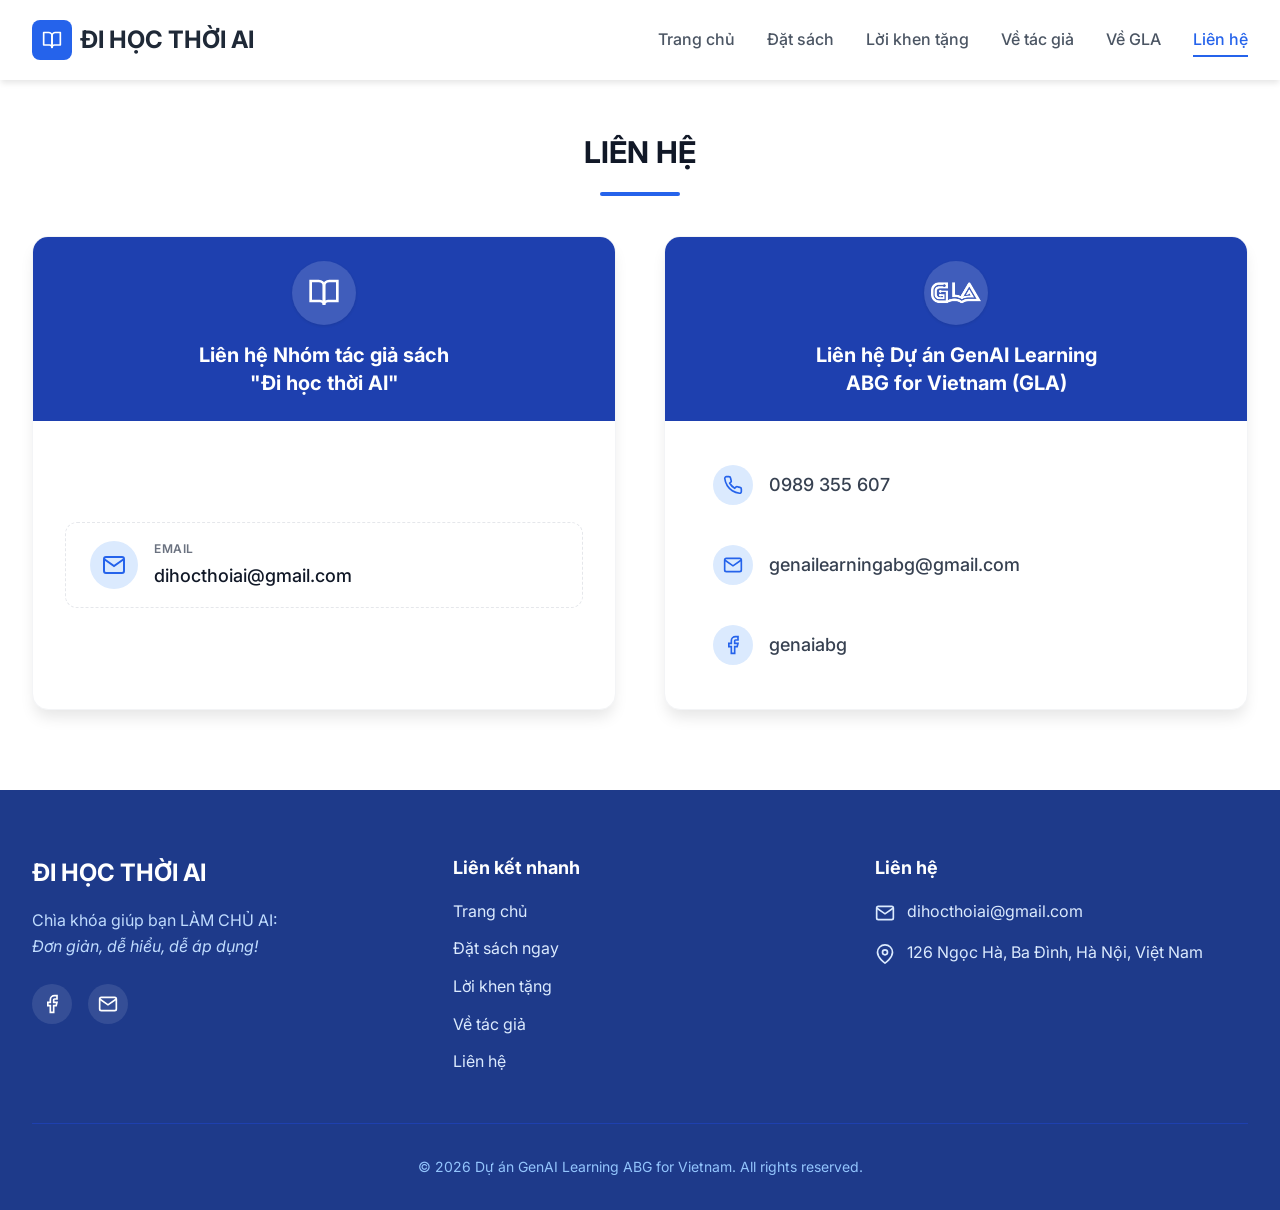
<file: contact.html>
<!DOCTYPE html>
<html lang="vi">
<head>
    <meta charset="UTF-8">
    <meta name="viewport" content="width=device-width, initial-scale=1.0">
    <title>Đi Học Thời AI | Liên Hệ | Sách học AI học sinh, sinh viên</title>
    <meta name="description" content="Đi Học Thời AI là cuốn sách mang lại những kiến thức về AI, kỹ năng và công cụ thiết thực; giúp ứng dụng AI vào học tập, sáng tạo và bứt phá trong kỷ nguyên số.">
    <meta name="robots" content="index,follow">
	<link rel="canonical" href="https://dihocthoiai.com/contact.html">
	<link rel="icon" type="image/svg+xml" href="img/favicon.png">
    <link rel="preconnect" href="https://fonts.googleapis.com">
    <link rel="preconnect" href="https://fonts.gstatic.com" crossorigin>
    <link href="https://fonts.googleapis.com/css2?family=Inter:wght@400;500;600;700;800&family=Merriweather:ital,wght@0,400;0,700;1,400;1,700&family=Noto+Serif:ital,wght@0,400;0,700;1,400;1,700&family=Playfair+Display:ital,wght@0,400;0,500;0,700;1,400;1,500;1,700&display=swap" rel="stylesheet">
    <link rel="stylesheet" href="styles.css">
</head>
<body>
    <!-- Header -->
    <header class="header" id="header">
        <div class="container">
            <div class="header-content">
                <a href="index.html" class="logo">
                    <div class="logo-icon">
                        <svg width="20" height="20" viewBox="0 0 24 24" fill="none" stroke="currentColor" stroke-width="2" stroke-linecap="round" stroke-linejoin="round">
                            <path d="M2 3h6a4 4 0 0 1 4 4v14a3 3 0 0 0-3-3H2z"></path>
                            <path d="M22 3h-6a4 4 0 0 0-4 4v14a3 3 0 0 1 3-3h7z"></path>
                        </svg>
                    </div>
                    <span class="logo-text">ĐI HỌC THỜI AI</span>
                </a>

                <nav class="nav-desktop" id="nav-desktop">
                    <a href="index.html" class="nav-link">Trang chủ</a>
                    <a href="order.html" class="nav-link">Đặt sách</a>
                    <a href="testimonials.html" class="nav-link">Lời khen tặng</a>
                    <a href="authors.html" class="nav-link">Về tác giả</a>
                    <a href="gla.html" class="nav-link">Về GLA</a>
                    <a href="contact.html" class="nav-link active">Liên hệ</a>
                </nav>

                <button class="mobile-menu-btn" onclick="toggleMobileMenu()">
                    <svg id="menu-icon" width="24" height="24" viewBox="0 0 24 24" fill="none" stroke="currentColor" stroke-width="2">
                        <line x1="3" y1="12" x2="21" y2="12"></line>
                        <line x1="3" y1="6" x2="21" y2="6"></line>
                        <line x1="3" y1="18" x2="21" y2="18"></line>
                    </svg>
                    <svg id="close-icon" width="24" height="24" viewBox="0 0 24 24" fill="none" stroke="currentColor" stroke-width="2" style="display: none;">
                        <line x1="18" y1="6" x2="6" y2="18"></line>
                        <line x1="6" y1="6" x2="18" y2="18"></line>
                    </svg>
                </button>
            </div>
        </div>

        <div class="mobile-menu" id="mobile-menu">
            <div class="mobile-menu-inner">
                <a href="index.html" class="mobile-nav-link">Trang chủ</a>
                <a href="order.html" class="mobile-nav-link">Đặt sách</a>
                <a href="testimonials.html" class="mobile-nav-link">Lời khen tặng</a>
                <a href="authors.html" class="mobile-nav-link">Về tác giả</a>
                <a href="gla.html" class="mobile-nav-link">Về GLA</a>
                <a href="contact.html" class="mobile-nav-link active">Liên hệ</a>
            </div>
        </div>
    </header>

    <main>
        <!-- Contact Page -->
        <section class="page animate-fadeIn">
            <div class="container">
                <div class="section-title">
                    <h2>Liên Hệ</h2>
                    <div class="section-title-line"></div>
                </div>
                <div class="contact-grid">
                    <div class="contact-card">
                        <div class="contact-card-header">
                            <div class="contact-card-icon"><svg width="32" height="32" viewBox="0 0 24 24" fill="none" stroke="currentColor" stroke-width="2"><path d="M2 3h6a4 4 0 0 1 4 4v14a3 3 0 0 0-3-3H2z"></path><path d="M22 3h-6a4 4 0 0 0-4 4v14a3 3 0 0 1 3-3h7z"></path></svg></div>
                            <h3>Liên hệ Nhóm tác giả sách<br>"Đi học thời AI"</h3>
                        </div>
                        <div class="contact-card-body">
                            <a href="mailto:dihocthoiai@gmail.com" class="contact-email-link">
                                <div class="contact-email-icon"><svg width="24" height="24" viewBox="0 0 24 24" fill="none" stroke="currentColor" stroke-width="2"><path d="M4 4h16c1.1 0 2 .9 2 2v12c0 1.1-.9 2-2 2H4c-1.1 0-2-.9-2-2V6c0-1.1.9-2 2-2z"></path><polyline points="22,6 12,13 2,6"></polyline></svg></div>
                                <div class="contact-email-text">
                                    <div class="contact-email-label">Email</div>
                                    <span class="contact-email-address">dihocthoiai@gmail.com</span>
                                </div>
                            </a>
                        </div>
                    </div>
                    <div class="contact-card">
                        <div class="contact-card-header">
                            <div class="contact-card-icon"><img src="img/GLA logo white.png" style="max-height: 50px; width: auto;"></div>
                            <h3>Liên hệ Dự án GenAI Learning<br>ABG for Vietnam (GLA)</h3>
                        </div>
                        <div class="contact-card-body">
                            <div class="contact-gla-links">
                                <a href="tel:0989355607" class="contact-gla-link">
                                    <div class="contact-gla-icon"><svg width="20" height="20" viewBox="0 0 24 24" fill="none" stroke="currentColor" stroke-width="2"><path d="M22 16.92v3a2 2 0 0 1-2.18 2 19.79 19.79 0 0 1-8.63-3.07 19.5 19.5 0 0 1-6-6 19.79 19.79 0 0 1-3.07-8.67A2 2 0 0 1 4.11 2h3a2 2 0 0 1 2 1.72 12.84 12.84 0 0 0 .7 2.81 2 2 0 0 1-.45 2.11L8.09 9.91a16 16 0 0 0 6 6l1.27-1.27a2 2 0 0 1 2.11-.45 12.84 12.84 0 0 0 2.81.7A2 2 0 0 1 22 16.92z"></path></svg></div>
                                    <span>0989 355 607</span>
                                </a>
                                <a href="mailto:genailearningabg@gmail.com" class="contact-gla-link">
                                    <div class="contact-gla-icon"><svg width="20" height="20" viewBox="0 0 24 24" fill="none" stroke="currentColor" stroke-width="2"><path d="M4 4h16c1.1 0 2 .9 2 2v12c0 1.1-.9 2-2 2H4c-1.1 0-2-.9-2-2V6c0-1.1.9-2 2-2z"></path><polyline points="22,6 12,13 2,6"></polyline></svg></div>
                                    <span>genailearningabg@gmail.com</span>
                                </a>
                                <a href="https://www.facebook.com/genaiabg/" target="_blank" class="contact-gla-link">
                                    <div class="contact-gla-icon"><svg width="20" height="20" viewBox="0 0 24 24" fill="none" stroke="currentColor" stroke-width="2"><path d="M18 2h-3a5 5 0 0 0-5 5v3H7v4h3v8h4v-8h3l1-4h-4V7a1 1 0 0 1 1-1h3z"></path></svg></div>
                                    <span>genaiabg</span>
                                </a>
                            </div>
                        </div>
                    </div>
                </div>
            </div>
        </section>
    </main>

    <!-- Footer -->
    <footer class="footer">
        <div class="container">
            <div class="footer-grid">
                <div class="footer-brand">
                    <h3>ĐI HỌC THỜI AI</h3>
                    <p>Chìa khóa giúp bạn LÀM CHỦ AI: <br><em>Đơn giản, dễ hiểu, dễ áp dụng!</em></p>
                    <div class="footer-social">
                        <a href="https://www.facebook.com/genaiabg/" target="_blank"><svg width="20" height="20" viewBox="0 0 24 24" fill="none" stroke="currentColor" stroke-width="2"><path d="M18 2h-3a5 5 0 0 0-5 5v3H7v4h3v8h4v-8h3l1-4h-4V7a1 1 0 0 1 1-1h3z"></path></svg></a>
                        <a href="mailto:dihocthoiai@gmail.com"><svg width="20" height="20" viewBox="0 0 24 24" fill="none" stroke="currentColor" stroke-width="2"><path d="M4 4h16c1.1 0 2 .9 2 2v12c0 1.1-.9 2-2 2H4c-1.1 0-2-.9-2-2V6c0-1.1.9-2 2-2z"></path><polyline points="22,6 12,13 2,6"></polyline></svg></a>
                    </div>
                </div>
                <div class="footer-links">
                    <h4>Liên kết nhanh</h4>
                    <ul>
                        <li><a href="index.html">Trang chủ</a></li>
                        <li><a href="order.html">Đặt sách ngay</a></li>
                        <li><a href="testimonials.html">Lời khen tặng</a></li>
                        <li><a href="authors.html">Về tác giả</a></li>
                        <li><a href="contact.html">Liên hệ</a></li>
                    </ul>
                </div>
                <div class="footer-contact">
                    <h4>Liên hệ</h4>
                    <ul>
                        <li><svg width="20" height="20" viewBox="0 0 24 24" fill="none" stroke="currentColor" stroke-width="2"><path d="M4 4h16c1.1 0 2 .9 2 2v12c0 1.1-.9 2-2 2H4c-1.1 0-2-.9-2-2V6c0-1.1.9-2 2-2z"></path><polyline points="22,6 12,13 2,6"></polyline></svg><span><a href="mailto:dihocthoiai@gmail.com">dihocthoiai@gmail.com</a></span></li>
                        <li><svg width="20" height="20" viewBox="0 0 24 24" fill="none" stroke="currentColor" stroke-width="2"><path d="M21 10c0 7-9 13-9 13s-9-6-9-13a9 9 0 0 1 18 0z"></path><circle cx="12" cy="10" r="3"></circle></svg><span>126 Ngọc Hà, Ba Đình, Hà Nội, Việt Nam</span></li>
                    </ul>
                </div>
            </div>
            <div class="footer-bottom">
                <p>&copy; <span id="current-year"></span> Dự án GenAI Learning ABG for Vietnam. All rights reserved.</p>
            </div>
        </div>
    </footer>

    <script src="scripts.js"></script>
</body>
</html>
</file>
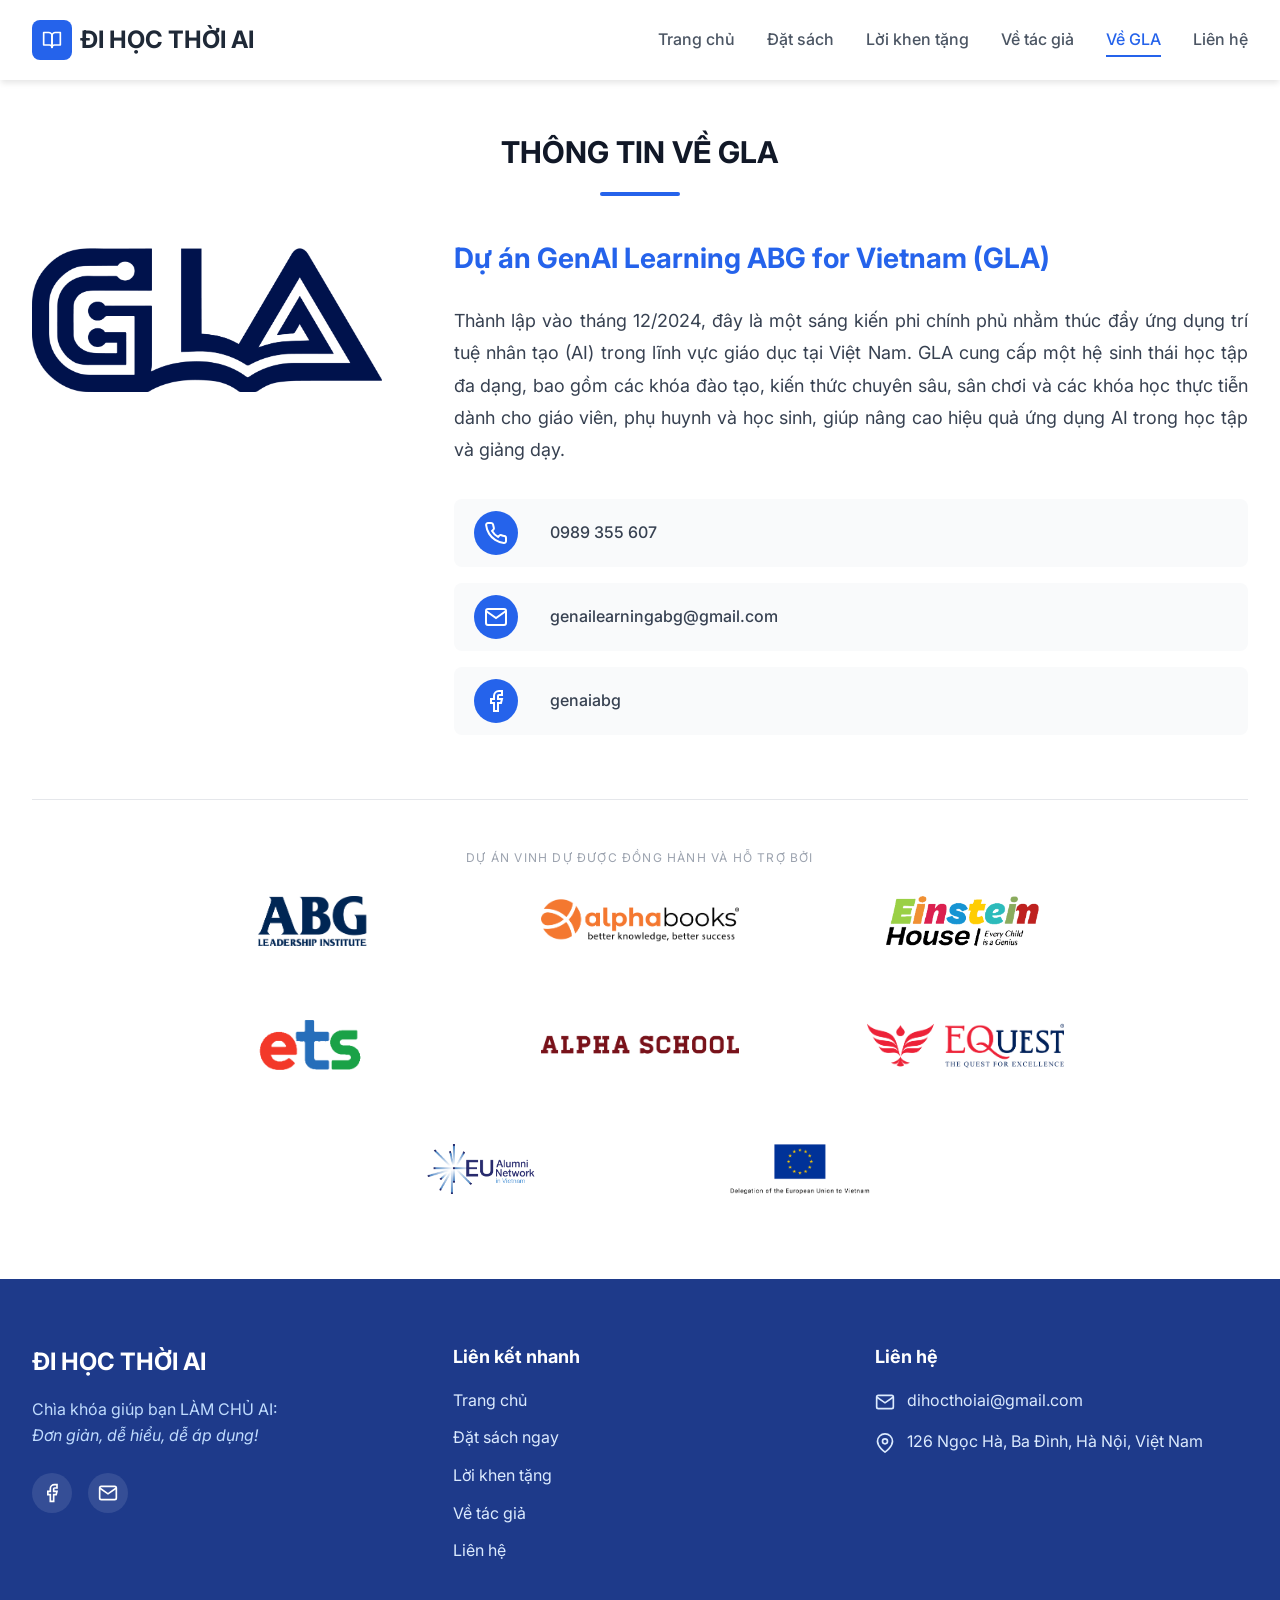
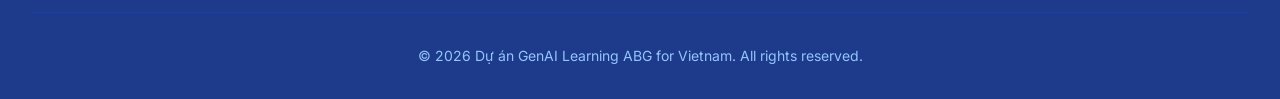
<file: gla.html>
<!DOCTYPE html>
<html lang="vi">
<head>
    <meta charset="UTF-8">
    <meta name="viewport" content="width=device-width, initial-scale=1.0">
    <title>Đi Học Thời AI | Về GLA | GenAI Learning ABG for Vietnam</title>
    <meta name="description" content="Đi Học Thời AI là cuốn sách mang lại những kiến thức về AI, kỹ năng và công cụ thiết thực; giúp ứng dụng AI vào học tập, sáng tạo và bứt phá trong kỷ nguyên số.">
    <meta name="robots" content="index,follow">
	<link rel="canonical" href="https://dihocthoiai.com/gla.html">
	<link rel="icon" type="image/svg+xml" href="img/favicon.png">
    <link rel="preconnect" href="https://fonts.googleapis.com">
    <link rel="preconnect" href="https://fonts.gstatic.com" crossorigin>
    <link href="https://fonts.googleapis.com/css2?family=Inter:wght@400;500;600;700;800&family=Merriweather:ital,wght@0,400;0,700;1,400;1,700&family=Noto+Serif:ital,wght@0,400;0,700;1,400;1,700&family=Playfair+Display:ital,wght@0,400;0,500;0,700;1,400;1,500;1,700&display=swap" rel="stylesheet">
    <link rel="stylesheet" href="styles.css">
</head>
<body>
    <!-- Header -->
    <header class="header" id="header">
        <div class="container">
            <div class="header-content">
                <a href="index.html" class="logo">
                    <div class="logo-icon">
                        <svg width="20" height="20" viewBox="0 0 24 24" fill="none" stroke="currentColor" stroke-width="2" stroke-linecap="round" stroke-linejoin="round">
                            <path d="M2 3h6a4 4 0 0 1 4 4v14a3 3 0 0 0-3-3H2z"></path>
                            <path d="M22 3h-6a4 4 0 0 0-4 4v14a3 3 0 0 1 3-3h7z"></path>
                        </svg>
                    </div>
                    <span class="logo-text">ĐI HỌC THỜI AI</span>
                </a>

                <nav class="nav-desktop" id="nav-desktop">
                    <a href="index.html" class="nav-link">Trang chủ</a>
                    <a href="order.html" class="nav-link">Đặt sách</a>
                    <a href="testimonials.html" class="nav-link">Lời khen tặng</a>
                    <a href="authors.html" class="nav-link">Về tác giả</a>
                    <a href="gla.html" class="nav-link active">Về GLA</a>
                    <a href="contact.html" class="nav-link">Liên hệ</a>
                </nav>

                <button class="mobile-menu-btn" onclick="toggleMobileMenu()">
                    <svg id="menu-icon" width="24" height="24" viewBox="0 0 24 24" fill="none" stroke="currentColor" stroke-width="2">
                        <line x1="3" y1="12" x2="21" y2="12"></line>
                        <line x1="3" y1="6" x2="21" y2="6"></line>
                        <line x1="3" y1="18" x2="21" y2="18"></line>
                    </svg>
                    <svg id="close-icon" width="24" height="24" viewBox="0 0 24 24" fill="none" stroke="currentColor" stroke-width="2" style="display: none;">
                        <line x1="18" y1="6" x2="6" y2="18"></line>
                        <line x1="6" y1="6" x2="18" y2="18"></line>
                    </svg>
                </button>
            </div>
        </div>

        <div class="mobile-menu" id="mobile-menu">
            <div class="mobile-menu-inner">
                <a href="index.html" class="mobile-nav-link">Trang chủ</a>
                <a href="order.html" class="mobile-nav-link">Đặt sách</a>
                <a href="testimonials.html" class="mobile-nav-link">Lời khen tặng</a>
                <a href="authors.html" class="mobile-nav-link">Về tác giả</a>
                <a href="gla.html" class="mobile-nav-link active">Về GLA</a>
                <a href="contact.html" class="mobile-nav-link">Liên hệ</a>
            </div>
        </div>
    </header>

    <main>
        <!-- GLA Page -->
        <section class="page animate-fadeIn">
            <div class="container">
                <div class="section-title">
                    <h2>Thông tin về GLA</h2>
                    <div class="section-title-line"></div>
                </div>
                <div class="about-gla-layout">
                    <div class="about-gla-images">
                        <div>
                            <img src="img/GLA Logo.png" alt="GLA Image 1">
                        </div>
                    </div>
                    <div class="about-gla-content">
                        <h3 class="about-gla-title">Dự án GenAI Learning ABG for Vietnam (GLA)</h3>
                        <p class="about-gla-description">Thành lập vào tháng 12/2024, đây là một sáng kiến phi chính phủ nhằm thúc đẩy ứng dụng trí tuệ nhân tạo (AI) trong lĩnh vực giáo dục tại Việt Nam. GLA cung cấp một hệ sinh thái học tập đa dạng, bao gồm các khóa đào tạo, kiến thức chuyên sâu, sân chơi và các khóa học thực tiễn dành cho giáo viên, phụ huynh và học sinh, giúp nâng cao hiệu quả ứng dụng AI trong học tập và giảng dạy.</p>
                        <div class="about-gla-contacts">
                            <a href="tel:0989355607" class="about-gla-contact">
                                <div class="about-gla-contact-icon"><svg width="24" height="24" viewBox="0 0 24 24" fill="none" stroke="currentColor" stroke-width="2"><path d="M22 16.92v3a2 2 0 0 1-2.18 2 19.79 19.79 0 0 1-8.63-3.07 19.5 19.5 0 0 1-6-6 19.79 19.79 0 0 1-3.07-8.67A2 2 0 0 1 4.11 2h3a2 2 0 0 1 2 1.72 12.84 12.84 0 0 0 .7 2.81 2 2 0 0 1-.45 2.11L8.09 9.91a16 16 0 0 0 6 6l1.27-1.27a2 2 0 0 1 2.11-.45 12.84 12.84 0 0 0 2.81.7A2 2 0 0 1 22 16.92z"></path></svg></div>
                                <span>0989 355 607</span>
                            </a>
                            <a href="mailto:genailearningabg@gmail.com" class="about-gla-contact">
                                <div class="about-gla-contact-icon"><svg width="24" height="24" viewBox="0 0 24 24" fill="none" stroke="currentColor" stroke-width="2"><path d="M4 4h16c1.1 0 2 .9 2 2v12c0 1.1-.9 2-2 2H4c-1.1 0-2-.9-2-2V6c0-1.1.9-2 2-2z"></path><polyline points="22,6 12,13 2,6"></polyline></svg></div>
                                <span>genailearningabg@gmail.com</span>
                            </a>
                            <a href="https://www.facebook.com/genaiabg/" target="_blank" class="about-gla-contact">
                                <div class="about-gla-contact-icon"><svg width="24" height="24" viewBox="0 0 24 24" fill="none" stroke="currentColor" stroke-width="2"><path d="M18 2h-3a5 5 0 0 0-5 5v3H7v4h3v8h4v-8h3l1-4h-4V7a1 1 0 0 1 1-1h3z"></path></svg></div>
                                <span>genaiabg</span>
                            </a>
                        </div>
                    </div>
                </div>
                
                <!-- Sponsors Section -->
                <div class="gla-sponsors">
                    <p class="gla-sponsors-title">Dự án vinh dự được đồng hành và hỗ trợ bởi</p>
                    <div class="gla-sponsors-grid">
                        <div class="partner-logo"><img src="img/ABG logo color.png" style="max-height: 50px; width: auto;"></div>
						<div class="partner-logo"><img src="img/alphabooks color.png" style="max-height: 50px; width: auto;"></div>
						<div class="partner-logo"><img src="img/enstein house color.png" style="max-height: 50px; width: auto;"></div>
						<div class="partner-logo"><img src="img/ets color.png" style="max-height: 50px; width: auto;"></div>
						<div class="partner-logo"><img src="img/Alpha school color.png" style="max-height: 50px; width: auto;"></div>
						<div class="partner-logo"><img src="img/equest logo.png" style="max-height: 50px; width: auto;"></div>
						<div class="partner-logo"><img src="img/EAN logo.png" style="max-height: 50px; width: auto;"></div>
						<div class="partner-logo"><img src="img/EU Delegation.png" style="max-height: 50px; width: auto;"></div>
                    </div>
                </div>
            </div>
        </section>
    </main>

    <!-- Footer -->
    <footer class="footer">
        <div class="container">
            <div class="footer-grid">
                <div class="footer-brand">
                    <h3>ĐI HỌC THỜI AI</h3>
                    <p>Chìa khóa giúp bạn LÀM CHỦ AI: <br><em>Đơn giản, dễ hiểu, dễ áp dụng!</em></p>
                    <div class="footer-social">
                        <a href="https://www.facebook.com/genaiabg/" target="_blank"><svg width="20" height="20" viewBox="0 0 24 24" fill="none" stroke="currentColor" stroke-width="2"><path d="M18 2h-3a5 5 0 0 0-5 5v3H7v4h3v8h4v-8h3l1-4h-4V7a1 1 0 0 1 1-1h3z"></path></svg></a>
                        <a href="mailto:dihocthoiai@gmail.com"><svg width="20" height="20" viewBox="0 0 24 24" fill="none" stroke="currentColor" stroke-width="2"><path d="M4 4h16c1.1 0 2 .9 2 2v12c0 1.1-.9 2-2 2H4c-1.1 0-2-.9-2-2V6c0-1.1.9-2 2-2z"></path><polyline points="22,6 12,13 2,6"></polyline></svg></a>
                    </div>
                </div>
                <div class="footer-links">
                    <h4>Liên kết nhanh</h4>
                    <ul>
                        <li><a href="index.html">Trang chủ</a></li>
                        <li><a href="order.html">Đặt sách ngay</a></li>
                        <li><a href="testimonials.html">Lời khen tặng</a></li>
                        <li><a href="authors.html">Về tác giả</a></li>
                        <li><a href="contact.html">Liên hệ</a></li>
                    </ul>
                </div>
                <div class="footer-contact">
                    <h4>Liên hệ</h4>
                    <ul>
                        <li><svg width="20" height="20" viewBox="0 0 24 24" fill="none" stroke="currentColor" stroke-width="2"><path d="M4 4h16c1.1 0 2 .9 2 2v12c0 1.1-.9 2-2 2H4c-1.1 0-2-.9-2-2V6c0-1.1.9-2 2-2z"></path><polyline points="22,6 12,13 2,6"></polyline></svg><span><a href="mailto:dihocthoiai@gmail.com">dihocthoiai@gmail.com</a></span></li>
                        <li><svg width="20" height="20" viewBox="0 0 24 24" fill="none" stroke="currentColor" stroke-width="2"><path d="M21 10c0 7-9 13-9 13s-9-6-9-13a9 9 0 0 1 18 0z"></path><circle cx="12" cy="10" r="3"></circle></svg><span>126 Ngọc Hà, Ba Đình, Hà Nội, Việt Nam</span></li>
                    </ul>
                </div>
            </div>
            <div class="footer-bottom">
                <p>&copy; <span id="current-year"></span> Dự án GenAI Learning ABG for Vietnam. All rights reserved.</p>
            </div>
        </div>
    </footer>

    <script src="scripts.js"></script>
</body>
</html>
</file>
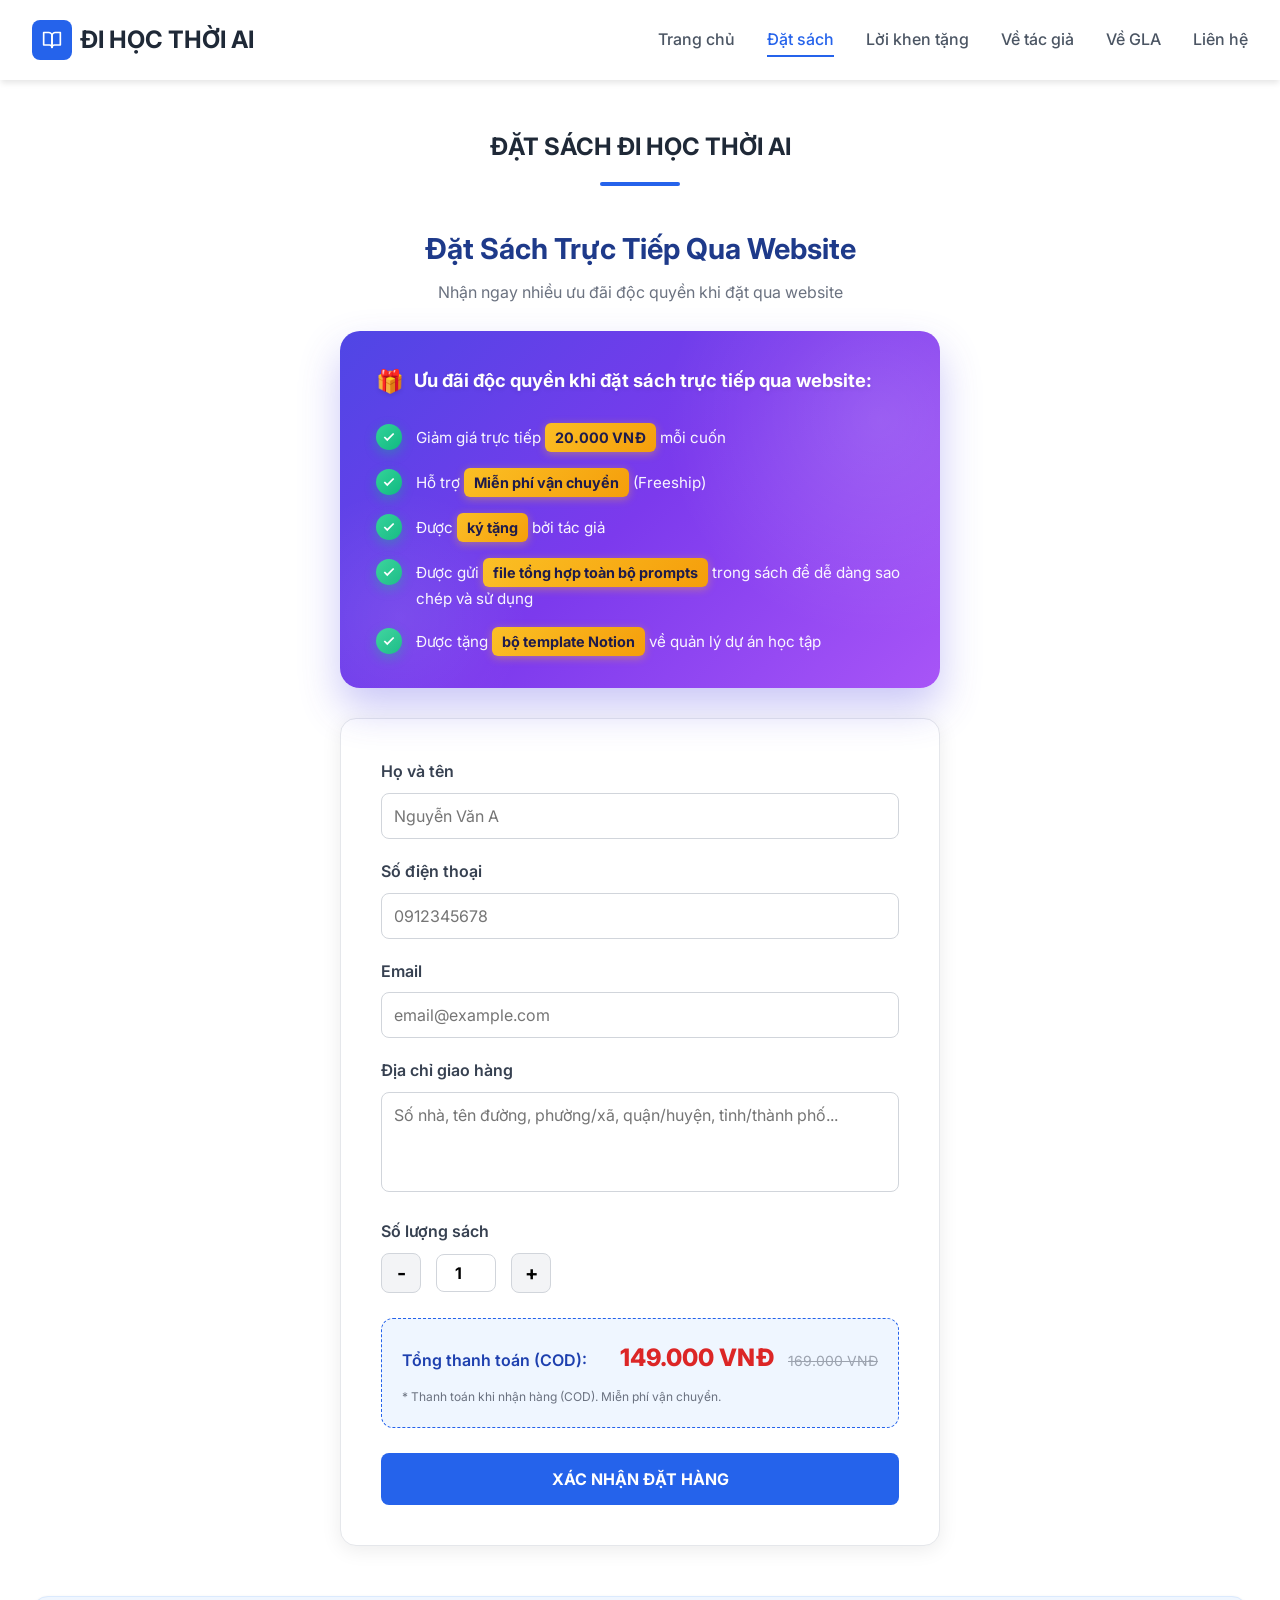
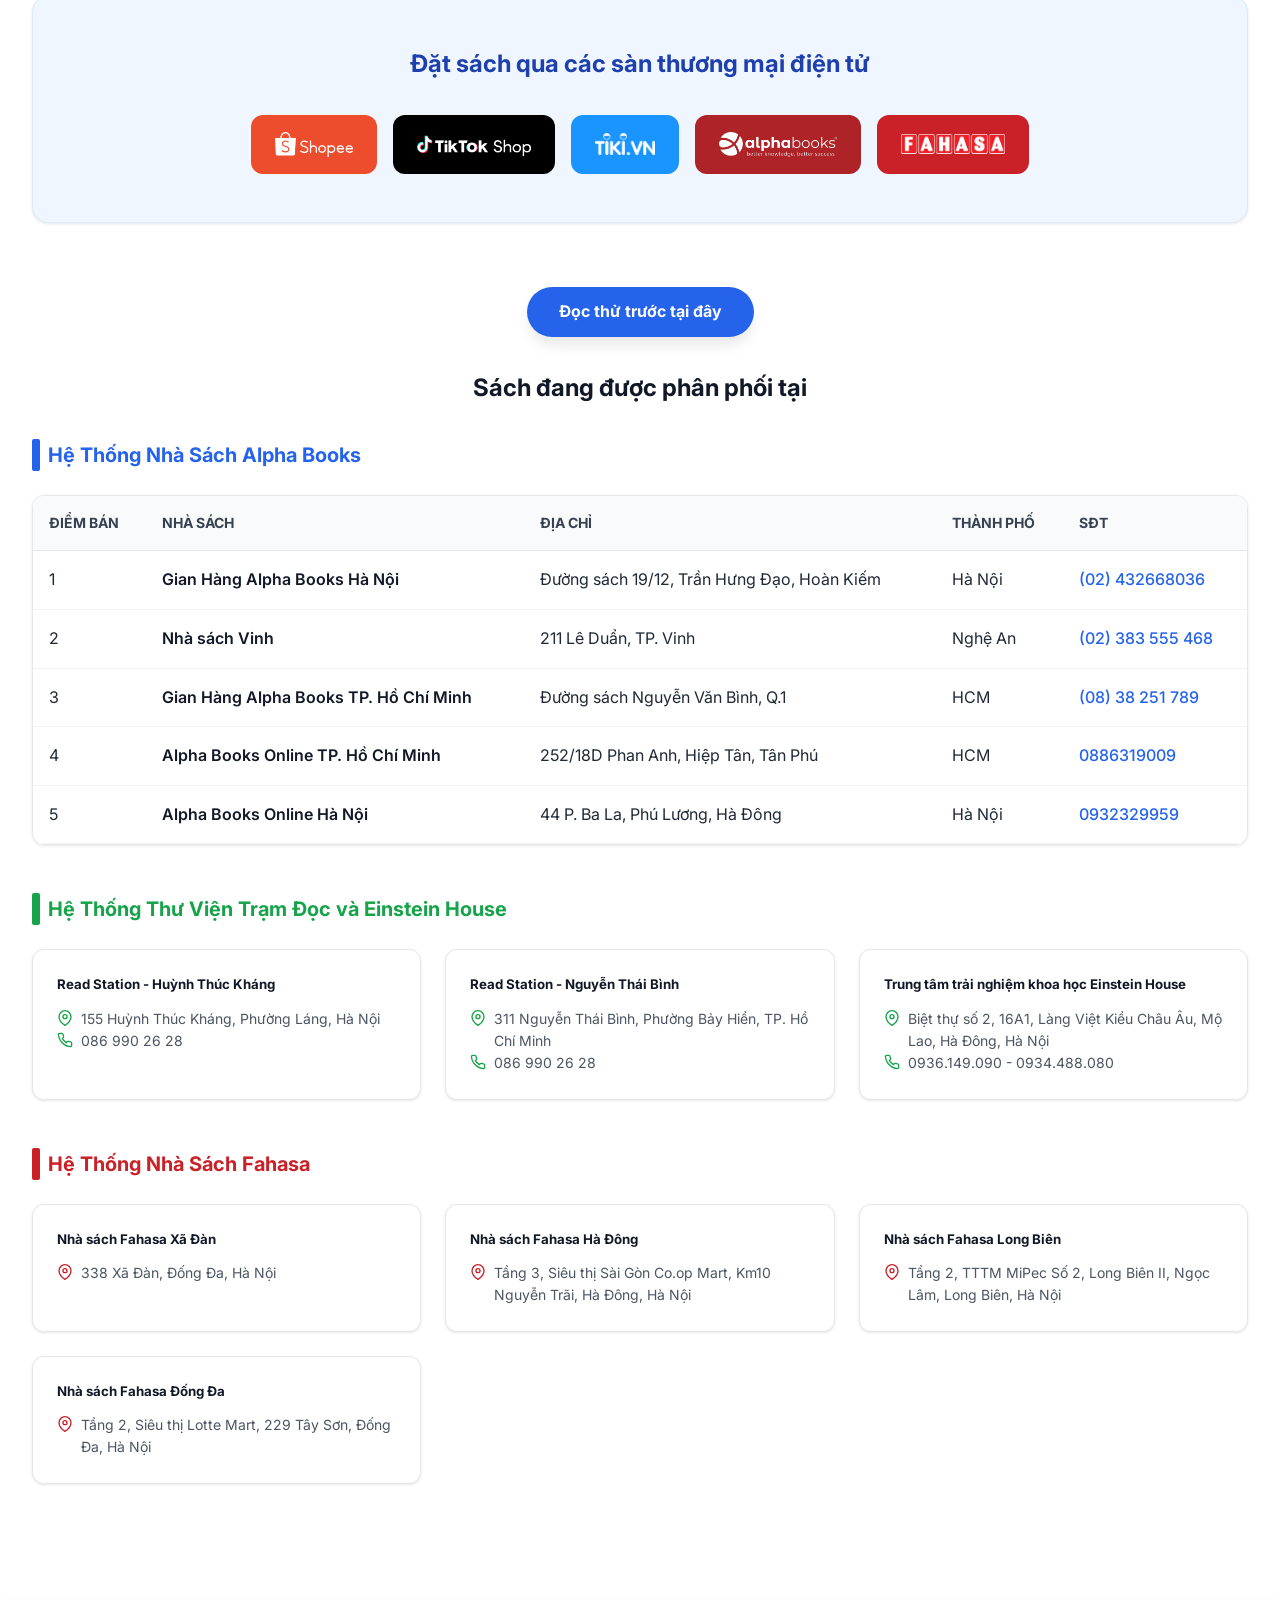
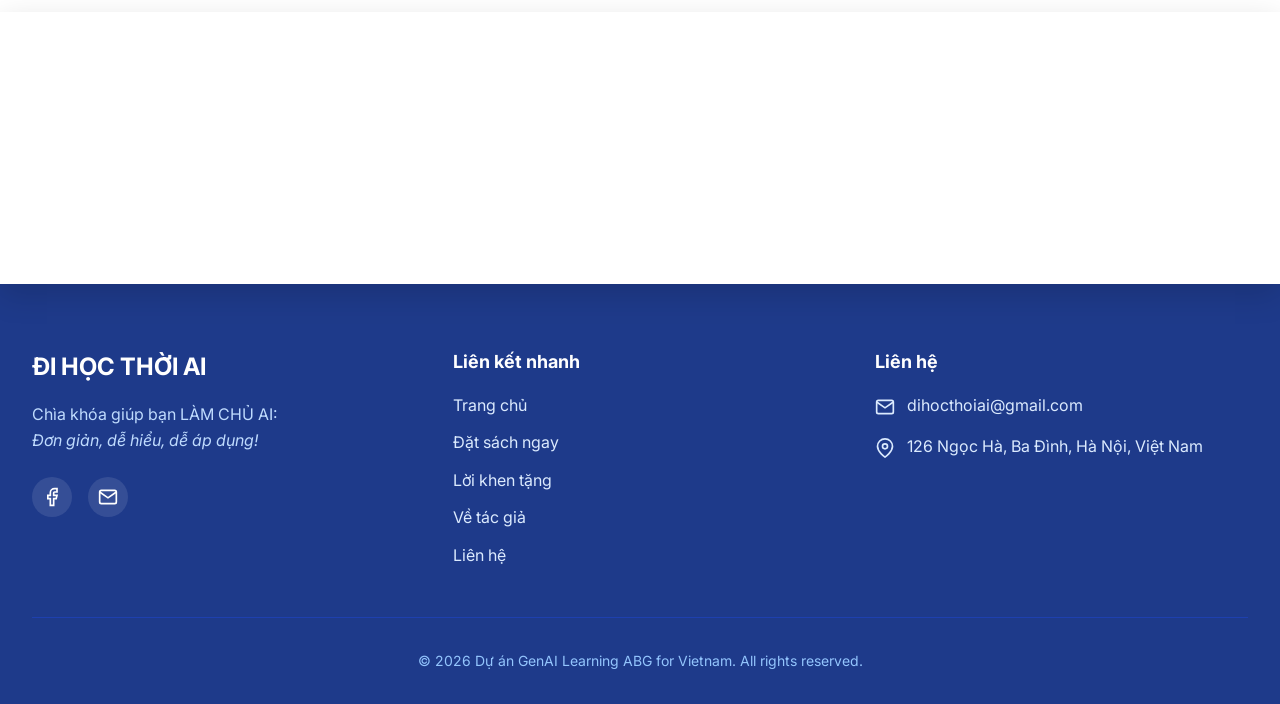
<file: order.html>
<!DOCTYPE html>
<html lang="vi">
<head>
    <meta charset="UTF-8">
    <meta name="viewport" content="width=device-width, initial-scale=1.0">
    <title>Đi Học Thời AI | Đặt Sách | Sách học AI học sinh, sinh viên</title>
    <meta name="description" content="Đi Học Thời AI là cuốn sách mang lại những kiến thức về AI, kỹ năng và công cụ thiết thực; giúp ứng dụng AI vào học tập, sáng tạo và bứt phá trong kỷ nguyên số.">
    <meta name="robots" content="index,follow">
	<link rel="canonical" href="https://dihocthoiai.com/order.html">
	<link rel="icon" type="image/svg+xml" href="img/favicon.png">
    <link rel="preconnect" href="https://fonts.googleapis.com">
    <link rel="preconnect" href="https://fonts.gstatic.com" crossorigin>
    <link href="https://fonts.googleapis.com/css2?family=Inter:wght@400;500;600;700;800&family=Merriweather:ital,wght@0,400;0,700;1,400;1,700&family=Noto+Serif:ital,wght@0,400;0,700;1,400;1,700&family=Playfair+Display:ital,wght@0,400;0,500;0,700;1,400;1,500;1,700&display=swap" rel="stylesheet">
	
	<!-- Open Graph -->
	<meta property="og:type" content="website">
	<meta property="og:site_name" content="Đi Học Thời AI">
	<meta property="og:title" content="Đặt Sách | Đi Học Thời AI | Ngô Lê Huy Hiền - Vũ Thị Tú Uyên">
	<meta property="og:description" content="Đi Học Thời AI là cuốn sách mang lại những kiến thức về AI, kỹ năng và công cụ thiết thực; giúp ứng dụng AI vào học tập, sáng tạo và bứt phá trong kỷ nguyên số.">
	<meta property="og:url" content="https://dihocthoiai.com/order.html">
	<meta property="og:image" content="https://dihocthoiai.com/img/Di%20Hoc%20Thoi%20AI%202.jpg">
	<meta property="og:image:width" content="1611">
	<meta property="og:image:height" content="967">
	<meta property="og:image:alt" content="Bìa sách Đi Học Thời AI">
  
    <link rel="stylesheet" href="styles.css">
</head>
<body>
    <!-- Header -->
    <header class="header" id="header">
        <div class="container">
            <div class="header-content">
                <a href="index.html" class="logo">
                    <div class="logo-icon">
                        <svg width="20" height="20" viewBox="0 0 24 24" fill="none" stroke="currentColor" stroke-width="2" stroke-linecap="round" stroke-linejoin="round">
                            <path d="M2 3h6a4 4 0 0 1 4 4v14a3 3 0 0 0-3-3H2z"></path>
                            <path d="M22 3h-6a4 4 0 0 0-4 4v14a3 3 0 0 1 3-3h7z"></path>
                        </svg>
                    </div>
                    <span class="logo-text">ĐI HỌC THỜI AI</span>
                </a>

                <nav class="nav-desktop" id="nav-desktop">
                    <a href="index.html" class="nav-link">Trang chủ</a>
                    <a href="order.html" class="nav-link active">Đặt sách</a>
                    <a href="testimonials.html" class="nav-link">Lời khen tặng</a>
                    <a href="authors.html" class="nav-link">Về tác giả</a>
                    <a href="gla.html" class="nav-link">Về GLA</a>
                    <a href="contact.html" class="nav-link">Liên hệ</a>
                </nav>

                <button class="mobile-menu-btn" onclick="toggleMobileMenu()">
                    <svg id="menu-icon" width="24" height="24" viewBox="0 0 24 24" fill="none" stroke="currentColor" stroke-width="2">
                        <line x1="3" y1="12" x2="21" y2="12"></line>
                        <line x1="3" y1="6" x2="21" y2="6"></line>
                        <line x1="3" y1="18" x2="21" y2="18"></line>
                    </svg>
                    <svg id="close-icon" width="24" height="24" viewBox="0 0 24 24" fill="none" stroke="currentColor" stroke-width="2" style="display: none;">
                        <line x1="18" y1="6" x2="6" y2="18"></line>
                        <line x1="6" y1="6" x2="18" y2="18"></line>
                    </svg>
                </button>
            </div>
        </div>

        <div class="mobile-menu" id="mobile-menu">
            <div class="mobile-menu-inner">
                <a href="index.html" class="mobile-nav-link">Trang chủ</a>
                <a href="order.html" class="mobile-nav-link active">Đặt sách</a>
                <a href="testimonials.html" class="mobile-nav-link">Lời khen tặng</a>
                <a href="authors.html" class="mobile-nav-link">Về tác giả</a>
                <a href="gla.html" class="mobile-nav-link">Về GLA</a>
                <a href="contact.html" class="mobile-nav-link">Liên hệ</a>
            </div>
        </div>
    </header>

    <main>
        <section class="page animate-fadeIn">
            <div class="container">
                <div class="section-title">
                    <h1>ĐẶT SÁCH ĐI HỌC THỜI AI</h1>
                    <div class="section-title-line"></div>
                </div>

                <!-- Phần Đặt sách trực tiếp -->
                <div class="order-direct-section">
                    <div class="order-header">
                        <h3>Đặt Sách Trực Tiếp Qua Website</h3>
                        <p>Nhận ngay nhiều ưu đãi độc quyền khi đặt qua website</p>
                    </div>
                    
                    <!-- Benefits -->
                    <div class="benefits-wrapper">
                        <div class="benefits-section">
                            <div class="benefits-title">
                                <span class="gift-icon">🎁</span>
                                Ưu đãi độc quyền khi đặt sách trực tiếp qua website:
                            </div>
                            <ul class="benefits-list">
                                <li>
                                    <span class="benefit-icon">
                                        <svg viewBox="0 0 24 24" fill="none" stroke="currentColor" stroke-width="3"><polyline points="20 6 9 17 4 12"/></svg>
                                    </span>
                                    <span class="benefit-text">Giảm giá trực tiếp <span class="benefit-highlight">20.000 VNĐ</span> mỗi cuốn</span>
                                </li>
                                <li>
                                    <span class="benefit-icon">
                                        <svg viewBox="0 0 24 24" fill="none" stroke="currentColor" stroke-width="3"><polyline points="20 6 9 17 4 12"/></svg>
                                    </span>
                                    <span class="benefit-text">Hỗ trợ <span class="benefit-highlight">Miễn phí vận chuyển</span> (Freeship)</span>
                                </li>
                                <li>
                                    <span class="benefit-icon">
                                        <svg viewBox="0 0 24 24" fill="none" stroke="currentColor" stroke-width="3"><polyline points="20 6 9 17 4 12"/></svg>
                                    </span>
                                    <span class="benefit-text">Được <span class="benefit-highlight">ký tặng</span> bởi tác giả</span>
                                </li>
                                <li>
                                    <span class="benefit-icon">
                                        <svg viewBox="0 0 24 24" fill="none" stroke="currentColor" stroke-width="3"><polyline points="20 6 9 17 4 12"/></svg>
                                    </span>
                                    <span class="benefit-text">Được gửi <span class="benefit-highlight">file tổng hợp toàn bộ prompts</span> trong sách để dễ dàng sao chép và sử dụng</span>
                                </li>
                                <li>
                                    <span class="benefit-icon">
                                        <svg viewBox="0 0 24 24" fill="none" stroke="currentColor" stroke-width="3"><polyline points="20 6 9 17 4 12"/></svg>
                                    </span>
                                    <span class="benefit-text">Được tặng <span class="benefit-highlight">bộ template Notion</span> về quản lý dự án học tập</span>
                                </li>
                            </ul>
                        </div>
                    </div>
                    
                    <div class="order-form-container">
                        <form id="orderForm">
                            <div class="form-group">
                                <label for="fullName">Họ và tên</label>
                                <input type="text" id="fullName" name="fullName" placeholder="Nguyễn Văn A" minlength="5" required>
                                <span class="error-msg" id="fullName-error"></span>
                            </div>

                            <div class="form-group">
                                <label for="phone">Số điện thoại</label>
                                <input type="tel" id="phone" name="phone" placeholder="0912345678" pattern="^(0[3|5|7|8|9])[0-9]{8}$" required>
                                <span class="error-msg" id="phone-error"></span>
                            </div>

                            <div class="form-group">
                                <label for="email">Email</label>
                                <input type="email" id="email" name="email" placeholder="email@example.com" required>
                                <span class="error-msg" id="email-error"></span>
                            </div>

                            <div class="form-group">
                                <label for="address">Địa chỉ giao hàng</label>
                                <textarea id="address" name="address" rows="4" placeholder="Số nhà, tên đường, phường/xã, quận/huyện, tỉnh/thành phố..." minlength="10" required></textarea>
                                <span class="error-msg" id="address-error"></span>
                            </div>

                            <div class="form-group">
                                <label>Số lượng sách</label>
                                <div class="quantity-control">
                                    <button type="button" class="btn-qty" onclick="changeQty(-1)">-</button>
                                    <input type="number" id="quantity" name="quantity" value="1" min="1" readonly>
                                    <button type="button" class="btn-qty" onclick="changeQty(1)">+</button>
                                </div>
                            </div>

                            <div class="price-summary">
                                <div class="price-row">
                                    <span class="total-label">Tổng thanh toán (COD):</span>
                                    <div>
                                        <span id="total-display" class="total-amount">149.000 VNĐ</span>
                                        <span class="old-price" id="old-price-display">169.000 VNĐ</span>
                                    </div>
                                </div>
                                <p style="font-size: 12px; color: #6b7280; margin-top: 10px; margin-bottom: 0;">* Thanh toán khi nhận hàng (COD). Miễn phí vận chuyển.</p>
                            </div>

                            <input type="hidden" id="totalPrice" name="totalPrice" value="149000">

                            <button type="submit" class="btn-submit" id="submitBtn">
                                <span class="spinner" id="spinner"></span>
                                <span id="btnText">XÁC NHẬN ĐẶT HÀNG</span>
                            </button>
                        </form>
                        <div id="form-message"></div>
                    </div>
                </div>

                <!-- Phần Đặt sách qua sàn TMĐT -->
                <div class="order-online">
                    <div class="order-online-card">
                        <h3>Đặt sách qua các sàn thương mại điện tử</h3>
                        <div class="order-buttons">
                            <a href="https://shopee.vn/product/431679329/55553316575" target="_blank" rel="noopener noreferrer" class="order-btn btn-shopee"><img style="max-height: 25px; width: auto;" src="img/Shopee logo white.png" alt="Mua trên Shopee"></a>
							<a href="https://www.tiktok.com/view/product/1733627489847183313" target="_blank" rel="noopener noreferrer" class="order-btn btn-tiktok"><img style="max-height: 27px; width: auto;" src="img/tiktok white.png" alt="Mua trên TikTok"></a>
                            <a href="https://tiki.vn/product-p278975477.html" target="_blank" rel="noopener noreferrer" class="order-btn btn-tiki"><img style="max-height: 22px; width: auto;" src="img/tiki logo.png" alt="Mua trên Tiki"></a>
                            <!-- <a href="order.html" class="order-btn btn-lazada"><img style="max-height: 18px; width: auto;" src="img/lazada white.png" alt="Mua trên Lazada"></a> -->
                            <a href="https://shop.alphabooks.vn/di-hoc-thoi-ai-chia-khoa-giup-ban-lam-chu-ai-don-gian-de-hieu-de-ap-dung-p39108665.html" target="_blank" rel="noopener noreferrer" class="order-btn btn-alpha"><img style="max-height: 25px; width: auto;" src="img/alpha books white.png" alt="Mua trên Alpha Books"></a>
                            <a href="https://www.fahasa.com/di-hoc-thoi-ai.html" target="_blank" rel="noopener noreferrer" class="order-btn btn-fahasa"><img style="max-height: 20px; width: auto;" src="img/Fahasa logo white.png" alt="Mua trên Fahasa"></a>
                        </div>
                    </div>
                </div>
				<div class="order-cta">
                    <a href="preview.html" class="btn-primary">Đọc thử trước tại đây</a>
                </div>
                <div class="order-distribution">
                    <h3>Sách đang được phân phối tại</h3>
                    <div class="order-section">
                        <h4 class="order-section-title alpha"><span class="accent"></span>Hệ Thống Nhà Sách Alpha Books</h4>
                        <div class="order-table-wrapper">
                            <table class="order-table">
                                <thead><tr><th>Điểm bán</th><th>Nhà sách</th><th>Địa chỉ</th><th>Thành Phố</th><th>SĐT</th></tr></thead>
                                <tbody id="alpha-table-body"></tbody>
                            </table>
                        </div>
                        <div class="order-mobile-cards" id="alpha-mobile-cards"></div>
                    </div>
                    <div class="order-section">
                        <h4 class="order-section-title tramdoc"><span class="accent"></span>Hệ Thống Thư Viện Trạm Đọc và Einstein House</h4>
                        <div class="order-fahasa-grid" id="tramdoc-grid"></div>
                    </div>
                    <div class="order-section">
                        <h4 class="order-section-title fahasa"><span class="accent"></span>Hệ Thống Nhà Sách Fahasa</h4>
                        <div class="order-fahasa-grid" id="fahasa-grid"></div>
                    </div>
                </div>
            </div>
        </section>
		
		<!-- Quote Section -->
        <section class="quote-section">
            <div class="container">
                <div class="preface-quote">
                    <blockquote>"Đi học thời AI" không chỉ mang lại cho bạn những kiến thức, kỹ năng và công cụ thiết thực, mà còn giúp bạn ứng dụng AI để học tập, sáng tạo và bứt phá trong kỷ nguyên số.</blockquote>
                </div>
            </div>
        </section>
    </main>

    <!-- Footer -->
    <footer class="footer">
        <div class="container">
            <div class="footer-grid">
                <div class="footer-brand">
                    <h3>ĐI HỌC THỜI AI</h3>
                    <p>Chìa khóa giúp bạn LÀM CHỦ AI: <br><em>Đơn giản, dễ hiểu, dễ áp dụng!</em></p>
                    <div class="footer-social">
                        <a href="https://www.facebook.com/genaiabg/" target="_blank"><svg width="20" height="20" viewBox="0 0 24 24" fill="none" stroke="currentColor" stroke-width="2"><path d="M18 2h-3a5 5 0 0 0-5 5v3H7v4h3v8h4v-8h3l1-4h-4V7a1 1 0 0 1 1-1h3z"></path></svg></a>
                        <a href="mailto:dihocthoiai@gmail.com"><svg width="20" height="20" viewBox="0 0 24 24" fill="none" stroke="currentColor" stroke-width="2"><path d="M4 4h16c1.1 0 2 .9 2 2v12c0 1.1-.9 2-2 2H4c-1.1 0-2-.9-2-2V6c0-1.1.9-2 2-2z"></path><polyline points="22,6 12,13 2,6"></polyline></svg></a>
                    </div>
                </div>
                <div class="footer-links">
                    <h4>Liên kết nhanh</h4>
                    <ul>
                        <li><a href="index.html">Trang chủ</a></li>
                        <li><a href="order.html">Đặt sách ngay</a></li>
                        <li><a href="testimonials.html">Lời khen tặng</a></li>
                        <li><a href="authors.html">Về tác giả</a></li>
                        <li><a href="contact.html">Liên hệ</a></li>
                    </ul>
                </div>
                <div class="footer-contact">
                    <h4>Liên hệ</h4>
                    <ul>
                        <li><svg width="20" height="20" viewBox="0 0 24 24" fill="none" stroke="currentColor" stroke-width="2"><path d="M4 4h16c1.1 0 2 .9 2 2v12c0 1.1-.9 2-2 2H4c-1.1 0-2-.9-2-2V6c0-1.1.9-2 2-2z"></path><polyline points="22,6 12,13 2,6"></polyline></svg><span><a href="mailto:dihocthoiai@gmail.com">dihocthoiai@gmail.com</a></span></li>
                        <li><svg width="20" height="20" viewBox="0 0 24 24" fill="none" stroke="currentColor" stroke-width="2"><path d="M21 10c0 7-9 13-9 13s-9-6-9-13a9 9 0 0 1 18 0z"></path><circle cx="12" cy="10" r="3"></circle></svg><span>126 Ngọc Hà, Ba Đình, Hà Nội, Việt Nam</span></li>
                    </ul>
                </div>
            </div>
            <div class="footer-bottom">
                <p>&copy; <span id="current-year"></span> Dự án GenAI Learning ABG for Vietnam. All rights reserved.</p>
            </div>
        </div>
    </footer>

    <script src="scripts.js"></script>
</body>
</html>
</file>
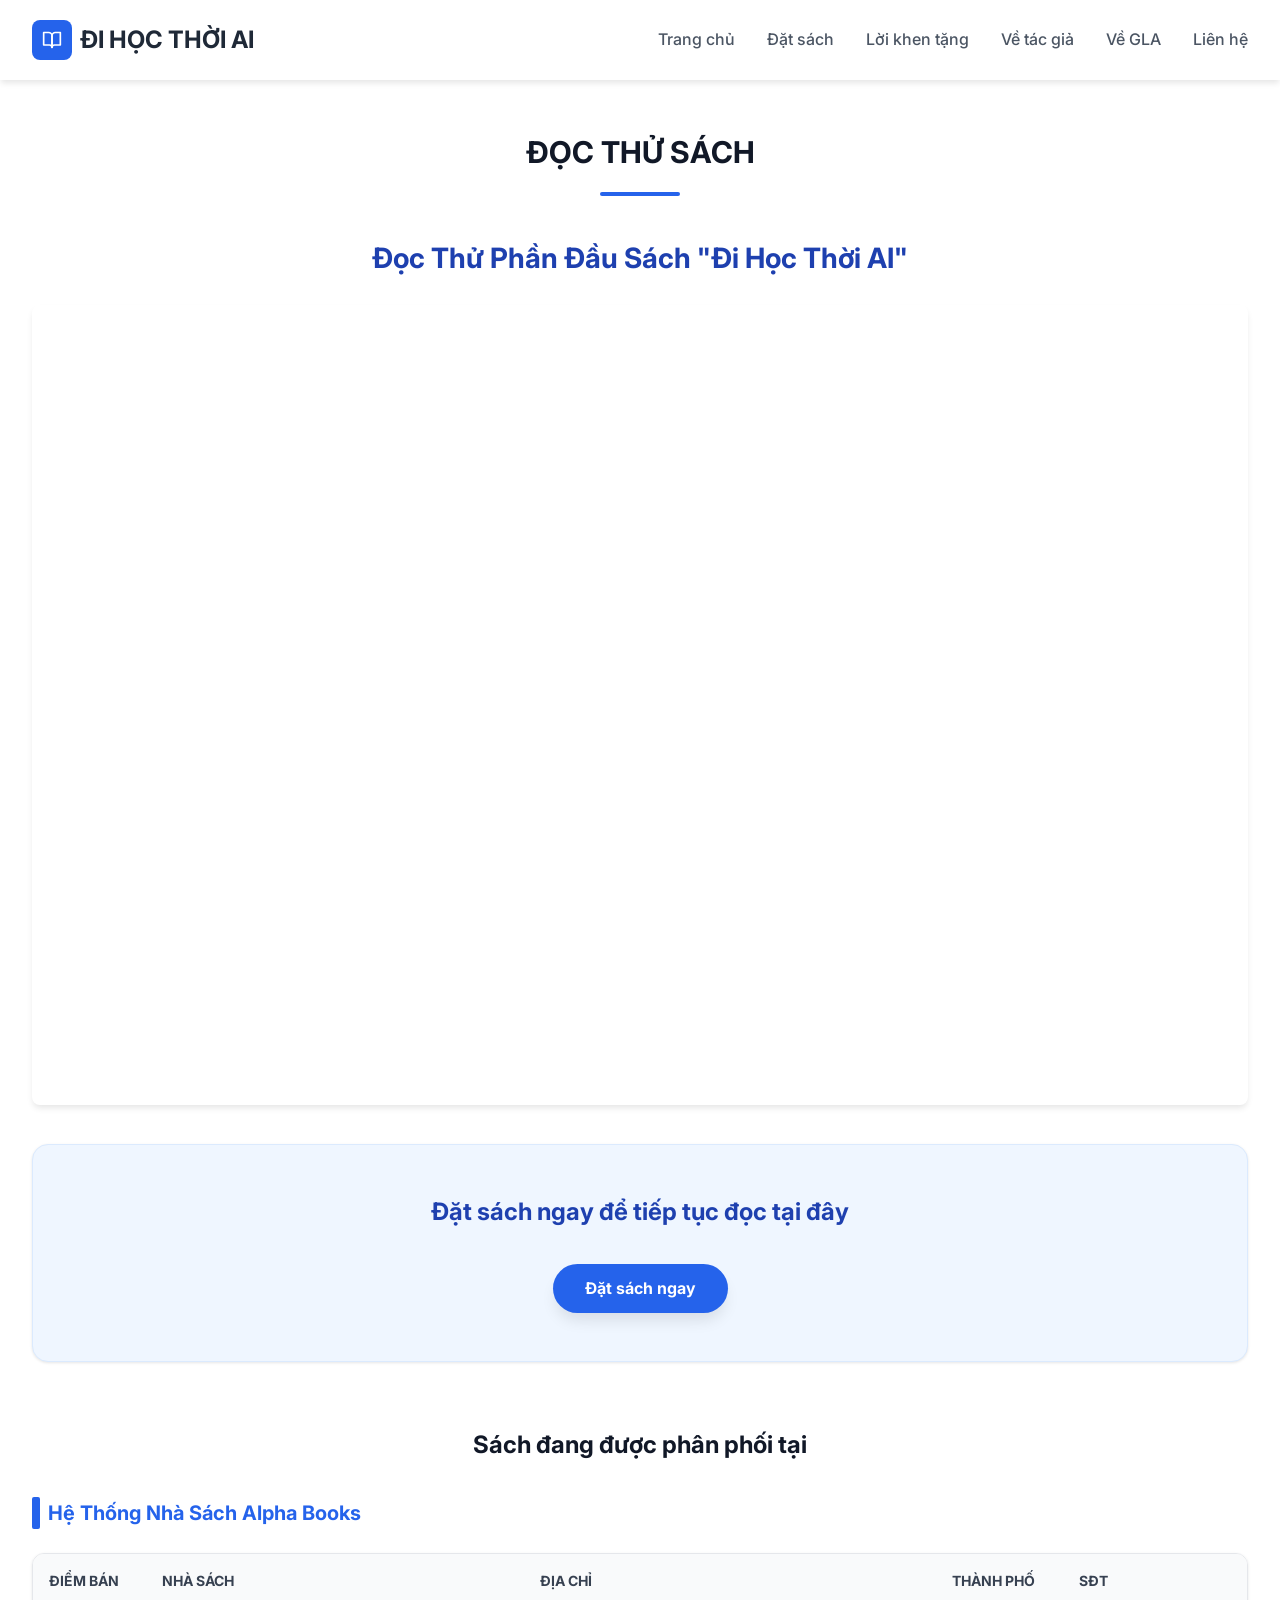
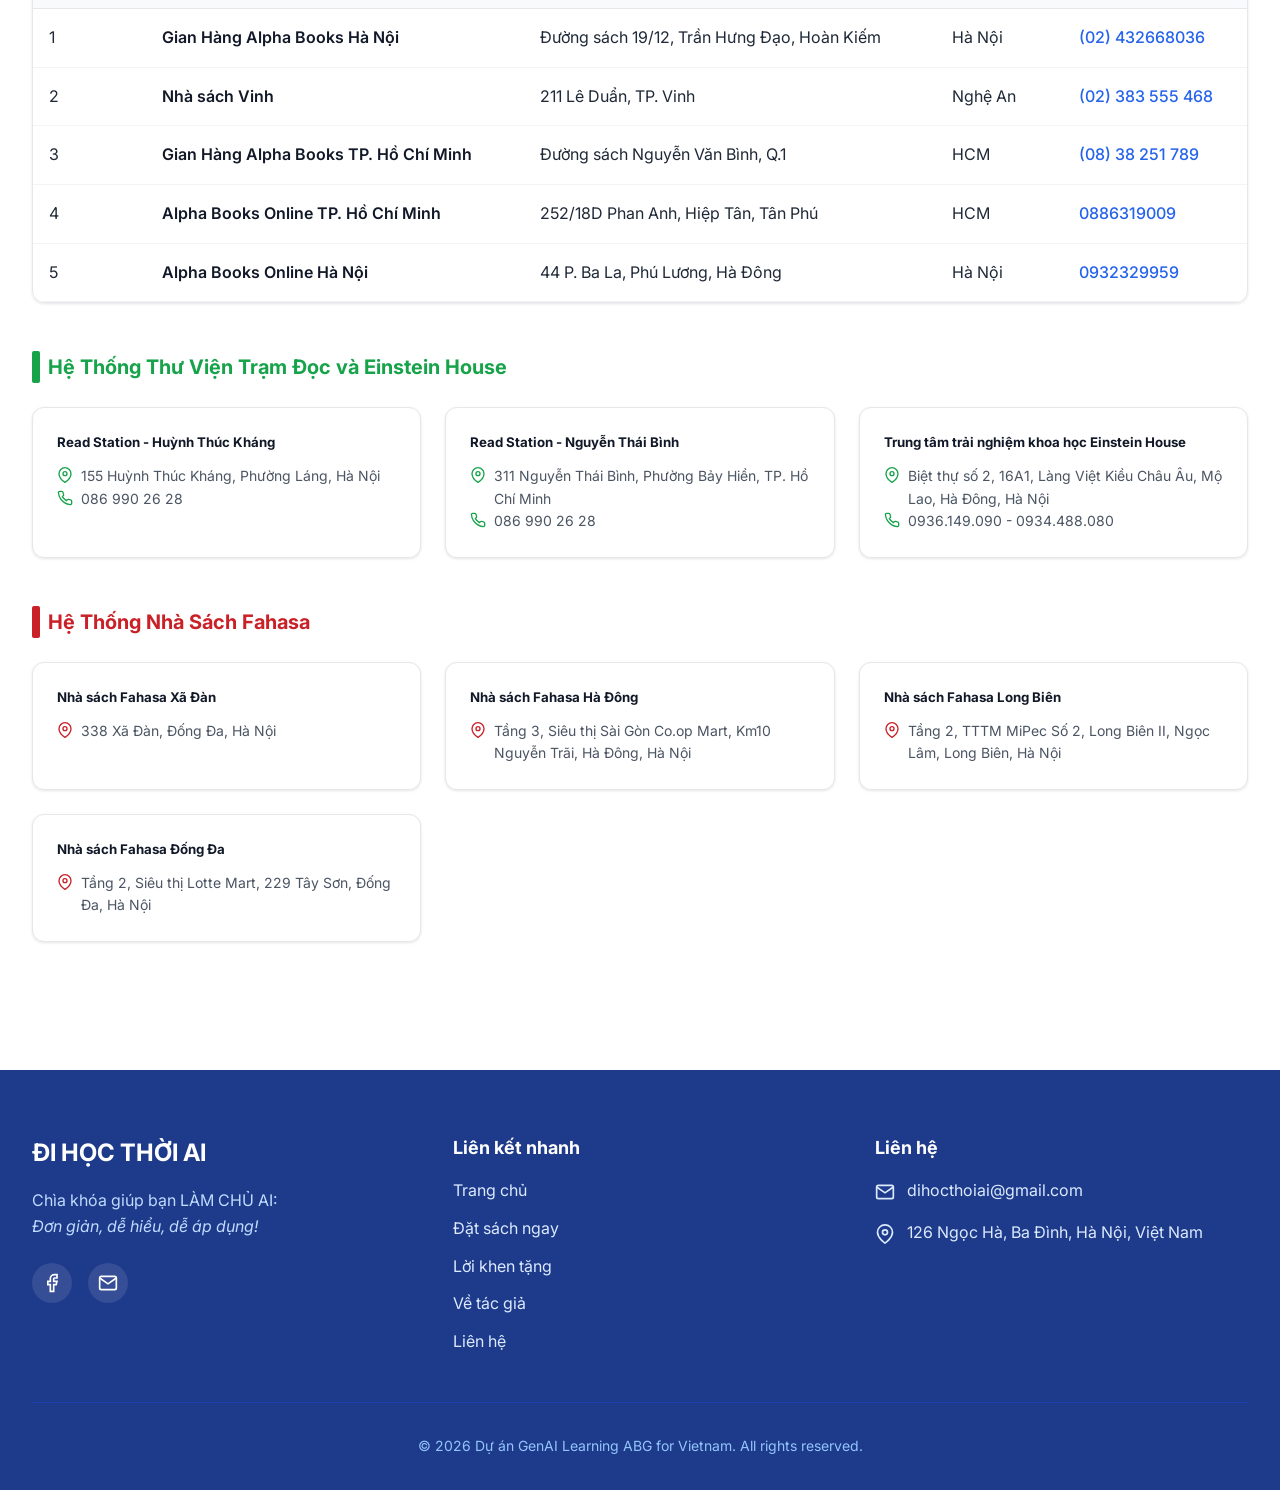
<file: preview.html>
<!DOCTYPE html>
<html lang="vi">
<head>
    <meta charset="UTF-8">
    <meta name="viewport" content="width=device-width, initial-scale=1.0">
    <title>Đi Học Thời AI | Đọc Thử Sách | Sách học AI</title>
    <meta name="description" content="Đi Học Thời AI là cuốn sách mang lại những kiến thức về AI, kỹ năng và công cụ thiết thực; giúp ứng dụng AI vào học tập, sáng tạo và bứt phá trong kỷ nguyên số.">
    <meta name="robots" content="index,follow">
	<link rel="canonical" href="https://dihocthoiai.com/preview.html">
	<link rel="icon" type="image/svg+xml" href="data:image/svg+xml,%3Csvg xmlns='http://www.w3.org/2000/svg' viewBox='0 0 24 24' fill='none' stroke='%232563eb' stroke-width='2' stroke-linecap='round' stroke-linejoin='round'%3E%3Cpath d='M2 3h6a4 4 0 0 1 4 4v14a3 3 0 0 0-3-3H2z'/%3E%3Cpath d='M22 3h-6a4 4 0 0 0-4 4v14a3 3 0 0 1 3-3h7z'/%3E%3C/svg%3E">
    <link rel="preconnect" href="https://fonts.googleapis.com">
    <link rel="preconnect" href="https://fonts.gstatic.com" crossorigin>
    <link href="https://fonts.googleapis.com/css2?family=Inter:wght@400;500;600;700;800&family=Merriweather:ital,wght@0,400;0,700;1,400;1,700&family=Noto+Serif:ital,wght@0,400;0,700;1,400;1,700&family=Playfair+Display:ital,wght@0,400;0,500;0,700;1,400;1,500;1,700&display=swap" rel="stylesheet">
	
	<!-- Open Graph -->
	<meta property="og:type" content="website">
	<meta property="og:site_name" content="Đi Học Thời AI">
	<meta property="og:title" content="Đọc Thử Sách | Đi Học Thời AI">
	<meta property="og:description" content="Đi Học Thời AI là cuốn sách mang lại những kiến thức về AI, kỹ năng và công cụ thiết thực; giúp ứng dụng AI vào học tập, sáng tạo và bứt phá trong kỷ nguyên số.">
	<meta property="og:url" content="https://dihocthoiai.com/preview.html">
	<meta property="og:image" content="https://dihocthoiai.com/img/Di%20Hoc%20Thoi%20AI%202.jpg">
	<meta property="og:image:width" content="1611">
	<meta property="og:image:height" content="967">
	<meta property="og:image:alt" content="Bìa sách Đi Học Thời AI">
	
	<!-- Schema JSON-LD -->
	<script type="application/ld+json">
	{
	  "@context": "https://schema.org",
	  "@type": "Book",
	  "@id": "https://dihocthoiai.com/#book",
	  "name": "Đi Học Thời AI",
	  "isbn": "978-632-0203-35-2",
	  "inLanguage": "vi",
	  "description": "Đi Học Thời AI là cuốn sách mang lại những kiến thức về AI, kỹ năng và công cụ thiết thực; giúp ứng dụng AI vào học tập, sáng tạo và bứt phá trong kỷ nguyên số.",
	  "image": [
		"https://dihocthoiai.com/img/Di%20Hoc%20Thoi%20AI%202.jpg"
	  ],
	  "author": [
		{ "@type": "Person", "name": "Ngô Lê Huy Hiền" },
		{ "@type": "Person", "name": "Vũ Thị Tú Uyên" }
	  ],
	  "publisher": {
		"@type": "Organization",
		"name": "Nhà xuất bản Thế Giới"
	  },
	  "url": "https://dihocthoiai.com/"
	}
	</script>
  
    <link rel="stylesheet" href="styles.css">
</head>
<body>
    <!-- Header -->
    <header class="header" id="header">
        <div class="container">
            <div class="header-content">
                <a href="index.html" class="logo">
                    <div class="logo-icon">
                        <svg width="20" height="20" viewBox="0 0 24 24" fill="none" stroke="currentColor" stroke-width="2" stroke-linecap="round" stroke-linejoin="round">
                            <path d="M2 3h6a4 4 0 0 1 4 4v14a3 3 0 0 0-3-3H2z"></path>
                            <path d="M22 3h-6a4 4 0 0 0-4 4v14a3 3 0 0 1 3-3h7z"></path>
                        </svg>
                    </div>
                    <span class="logo-text">ĐI HỌC THỜI AI</span>
                </a>

                <nav class="nav-desktop" id="nav-desktop">
                    <a href="index.html" class="nav-link">Trang chủ</a>
                    <a href="order.html" class="nav-link">Đặt sách</a>
                    <a href="testimonials.html" class="nav-link">Lời khen tặng</a>
                    <a href="authors.html" class="nav-link">Về tác giả</a>
                    <a href="gla.html" class="nav-link">Về GLA</a>
                    <a href="contact.html" class="nav-link">Liên hệ</a>
                </nav>

                <button class="mobile-menu-btn" onclick="toggleMobileMenu()">
                    <svg id="menu-icon" width="24" height="24" viewBox="0 0 24 24" fill="none" stroke="currentColor" stroke-width="2">
                        <line x1="3" y1="12" x2="21" y2="12"></line>
                        <line x1="3" y1="6" x2="21" y2="6"></line>
                        <line x1="3" y1="18" x2="21" y2="18"></line>
                    </svg>
                    <svg id="close-icon" width="24" height="24" viewBox="0 0 24 24" fill="none" stroke="currentColor" stroke-width="2" style="display: none;">
                        <line x1="18" y1="6" x2="6" y2="18"></line>
                        <line x1="6" y1="6" x2="18" y2="18"></line>
                    </svg>
                </button>
            </div>
        </div>

        <div class="mobile-menu" id="mobile-menu">
            <div class="mobile-menu-inner">
                <a href="index.html" class="mobile-nav-link">Trang chủ</a>
                <a href="order.html" class="mobile-nav-link">Đặt sách</a>
                <a href="testimonials.html" class="mobile-nav-link">Lời khen tặng</a>
                <a href="authors.html" class="mobile-nav-link">Về tác giả</a>
                <a href="gla.html" class="mobile-nav-link">Về GLA</a>
                <a href="contact.html" class="mobile-nav-link">Liên hệ</a>
            </div>
        </div>
    </header>

    <main>
        <section class="page animate-fadeIn">
            <div class="container">
                <div class="section-title">
					<h1><span class="sr-only">
						Đi học thời AI | Ngô Lê Huy Hiền | Đọc thử sách | Sách học AI
					</span></h1>
                    <h2>Đọc Thử Sách</h2>
                    <div class="section-title-line"></div>
                </div>
                <div class="preview-section">
                    <h3>Đọc Thử Phần Đầu Sách "Đi Học Thời AI"</h3>
                    <div class="pdf-viewer">
                        <iframe src="https://docs.google.com/viewer?url=https://dihocthoiai.com/files/Doc-thu-di-hoc-thoi-ai.pdf&embedded=true" width="100%" height="800px" style="border: none; border-radius: 8px; box-shadow: 0 4px 6px -1px rgba(0,0,0,0.1);"></iframe>
                    </div>
                </div>
                <div class="order-online">
                    <div class="order-online-card">
                        <h3>Đặt sách ngay để tiếp tục đọc tại đây</h3>
                        <a href="order.html" class="btn-primary">Đặt sách ngay </a>
                    </div>
                </div>
                <div class="order-distribution">
                    <h3>Sách đang được phân phối tại</h3>
                    <div class="order-section">
                        <h4 class="order-section-title alpha"><span class="accent"></span>Hệ Thống Nhà Sách Alpha Books</h4>
                        <div class="order-table-wrapper">
                            <table class="order-table">
                                <thead><tr><th>Điểm bán</th><th>Nhà sách</th><th>Địa chỉ</th><th>Thành Phố</th><th>SĐT</th></tr></thead>
                                <tbody id="alpha-table-body"></tbody>
                            </table>
                        </div>
                        <div class="order-mobile-cards" id="alpha-mobile-cards"></div>
                    </div>
                    <div class="order-section">
                        <h4 class="order-section-title tramdoc"><span class="accent"></span>Hệ Thống Thư Viện Trạm Đọc và Einstein House</h4>
                        <div class="order-fahasa-grid" id="tramdoc-grid"></div>
                    </div>
                    <div class="order-section">
                        <h4 class="order-section-title fahasa"><span class="accent"></span>Hệ Thống Nhà Sách Fahasa</h4>
                        <div class="order-fahasa-grid" id="fahasa-grid"></div>
                    </div>
                </div>
            </div>
        </section>
    </main>

    <!-- Footer -->
    <footer class="footer">
        <div class="container">
            <div class="footer-grid">
                <div class="footer-brand">
                    <h3>ĐI HỌC THỜI AI</h3>
                    <p>Chìa khóa giúp bạn LÀM CHỦ AI: <br><em>Đơn giản, dễ hiểu, dễ áp dụng!</em></p>
                    <div class="footer-social">
                        <a href="https://www.facebook.com/genaiabg/" target="_blank"><svg width="20" height="20" viewBox="0 0 24 24" fill="none" stroke="currentColor" stroke-width="2"><path d="M18 2h-3a5 5 0 0 0-5 5v3H7v4h3v8h4v-8h3l1-4h-4V7a1 1 0 0 1 1-1h3z"></path></svg></a>
                        <a href="mailto:dihocthoiai@gmail.com"><svg width="20" height="20" viewBox="0 0 24 24" fill="none" stroke="currentColor" stroke-width="2"><path d="M4 4h16c1.1 0 2 .9 2 2v12c0 1.1-.9 2-2 2H4c-1.1 0-2-.9-2-2V6c0-1.1.9-2 2-2z"></path><polyline points="22,6 12,13 2,6"></polyline></svg></a>
                    </div>
                </div>
                <div class="footer-links">
                    <h4>Liên kết nhanh</h4>
                    <ul>
                        <li><a href="index.html">Trang chủ</a></li>
                        <li><a href="order.html">Đặt sách ngay</a></li>
                        <li><a href="testimonials.html">Lời khen tặng</a></li>
                        <li><a href="authors.html">Về tác giả</a></li>
                        <li><a href="contact.html">Liên hệ</a></li>
                    </ul>
                </div>
                <div class="footer-contact">
                    <h4>Liên hệ</h4>
                    <ul>
                        <li><svg width="20" height="20" viewBox="0 0 24 24" fill="none" stroke="currentColor" stroke-width="2"><path d="M4 4h16c1.1 0 2 .9 2 2v12c0 1.1-.9 2-2 2H4c-1.1 0-2-.9-2-2V6c0-1.1.9-2 2-2z"></path><polyline points="22,6 12,13 2,6"></polyline></svg><span><a href="mailto:dihocthoiai@gmail.com">dihocthoiai@gmail.com</a></span></li>
                        <li><svg width="20" height="20" viewBox="0 0 24 24" fill="none" stroke="currentColor" stroke-width="2"><path d="M21 10c0 7-9 13-9 13s-9-6-9-13a9 9 0 0 1 18 0z"></path><circle cx="12" cy="10" r="3"></circle></svg><span>126 Ngọc Hà, Ba Đình, Hà Nội, Việt Nam</span></li>
                    </ul>
                </div>
            </div>
            <div class="footer-bottom">
                <p>&copy; <span id="current-year"></span> Dự án GenAI Learning ABG for Vietnam. All rights reserved.</p>
            </div>
        </div>
    </footer>

    <script src="scripts.js"></script>
</body>
</html>
</file>
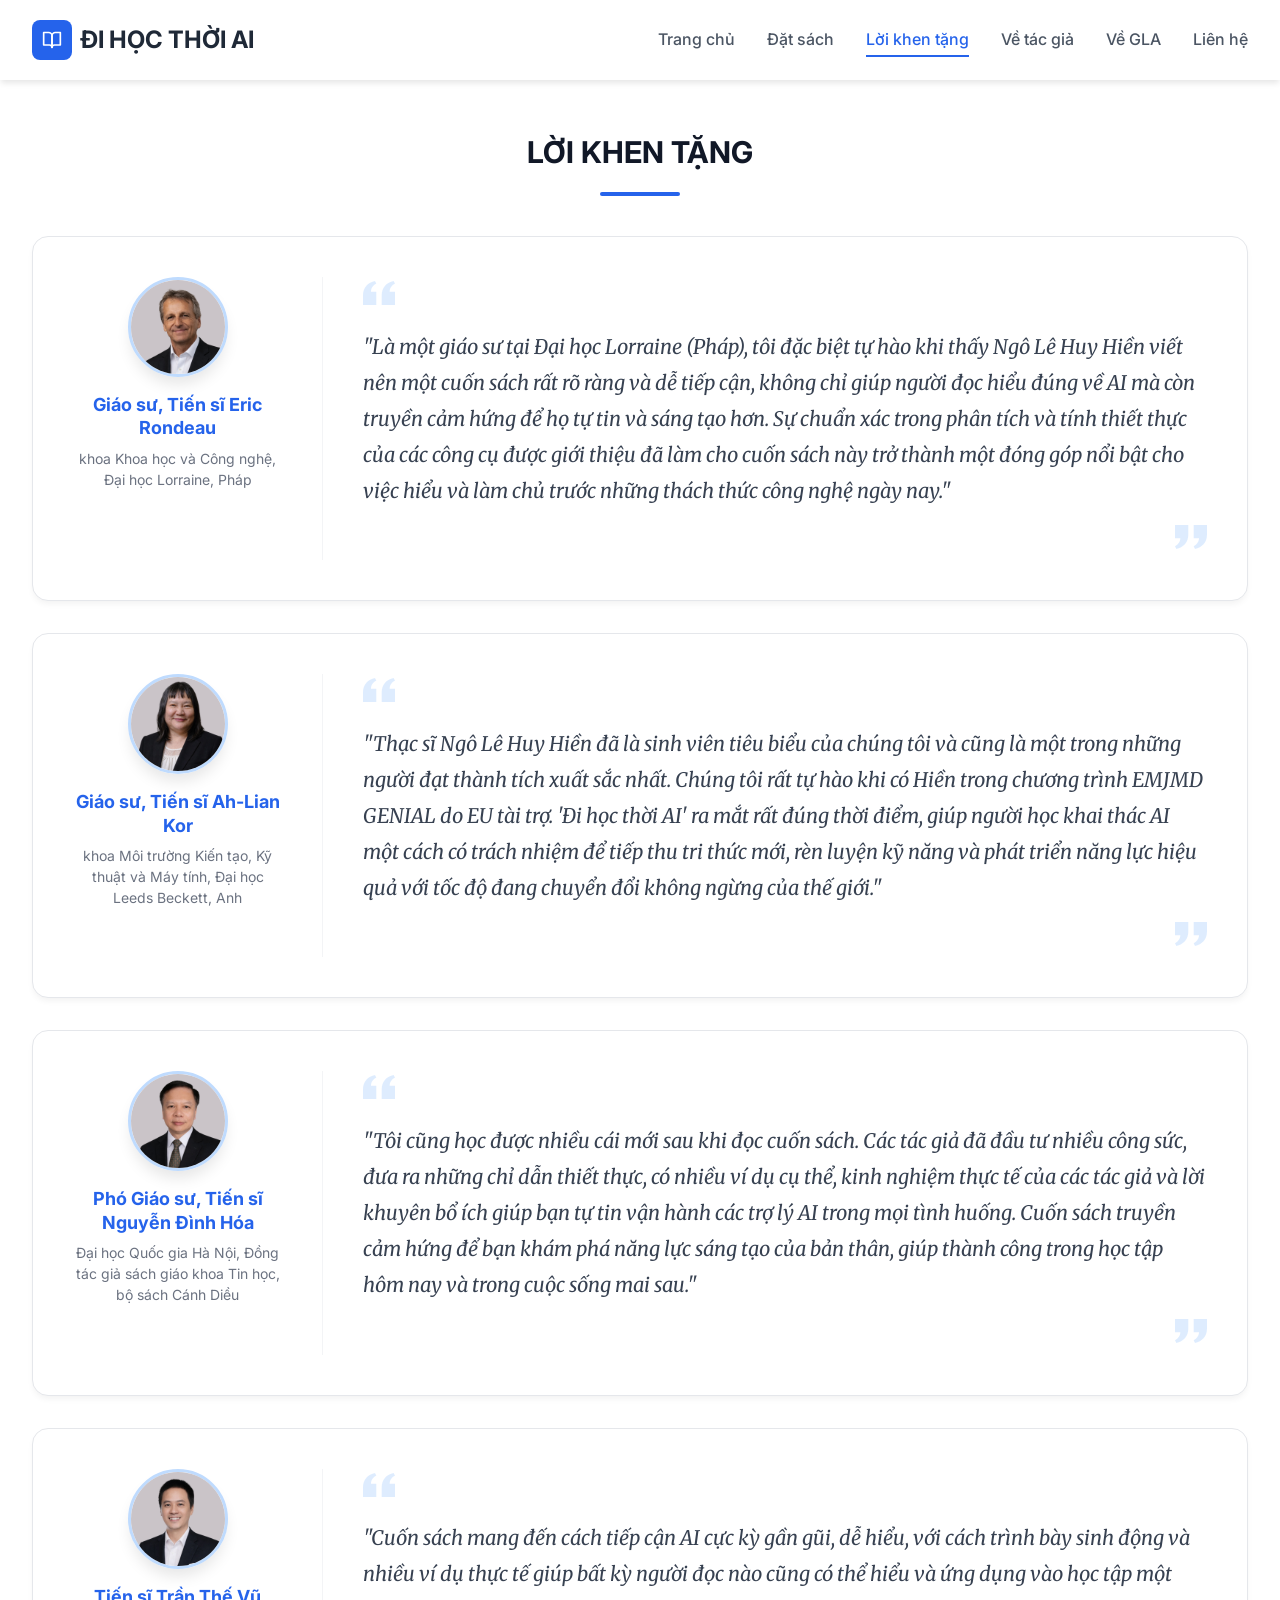
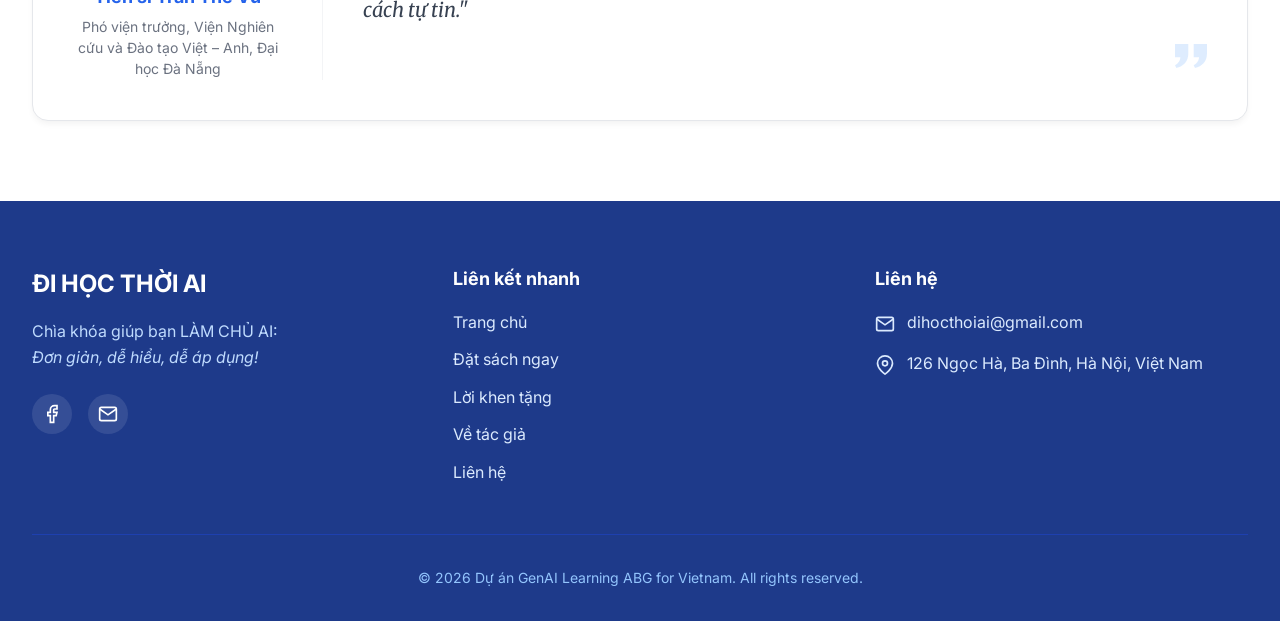
<file: testimonials.html>
<!DOCTYPE html>
<html lang="vi">
<head>
    <meta charset="UTF-8">
    <meta name="viewport" content="width=device-width, initial-scale=1.0">
    <title>Đi Học Thời AI | Lời Khen Tặng | Sách học AI học sinh, sinh viên</title>
    <meta name="description" content="Đi Học Thời AI là cuốn sách mang lại những kiến thức về AI, kỹ năng và công cụ thiết thực; giúp ứng dụng AI vào học tập, sáng tạo và bứt phá trong kỷ nguyên số.">
    <meta name="robots" content="index,follow">
	<link rel="canonical" href="https://dihocthoiai.com/testimonials.html">
	<link rel="icon" type="image/svg+xml" href="img/favicon.png">
    <link rel="preconnect" href="https://fonts.googleapis.com">
    <link rel="preconnect" href="https://fonts.gstatic.com" crossorigin>
    <link href="https://fonts.googleapis.com/css2?family=Inter:wght@400;500;600;700;800&family=Merriweather:ital,wght@0,400;0,700;1,400;1,700&family=Noto+Serif:ital,wght@0,400;0,700;1,400;1,700&family=Playfair+Display:ital,wght@0,400;0,500;0,700;1,400;1,500;1,700&display=swap" rel="stylesheet">
    <link rel="stylesheet" href="styles.css">
</head>
<body>
    <!-- Header -->
    <header class="header" id="header">
        <div class="container">
            <div class="header-content">
                <a href="index.html" class="logo">
                    <div class="logo-icon">
                        <svg width="20" height="20" viewBox="0 0 24 24" fill="none" stroke="currentColor" stroke-width="2" stroke-linecap="round" stroke-linejoin="round">
                            <path d="M2 3h6a4 4 0 0 1 4 4v14a3 3 0 0 0-3-3H2z"></path>
                            <path d="M22 3h-6a4 4 0 0 0-4 4v14a3 3 0 0 1 3-3h7z"></path>
                        </svg>
                    </div>
                    <span class="logo-text">ĐI HỌC THỜI AI</span>
                </a>

                <nav class="nav-desktop" id="nav-desktop">
                    <a href="index.html" class="nav-link">Trang chủ</a>
                    <a href="order.html" class="nav-link">Đặt sách</a>
                    <a href="testimonials.html" class="nav-link active">Lời khen tặng</a>
                    <a href="authors.html" class="nav-link">Về tác giả</a>
                    <a href="gla.html" class="nav-link">Về GLA</a>
                    <a href="contact.html" class="nav-link">Liên hệ</a>
                </nav>

                <button class="mobile-menu-btn" onclick="toggleMobileMenu()">
                    <svg id="menu-icon" width="24" height="24" viewBox="0 0 24 24" fill="none" stroke="currentColor" stroke-width="2">
                        <line x1="3" y1="12" x2="21" y2="12"></line>
                        <line x1="3" y1="6" x2="21" y2="6"></line>
                        <line x1="3" y1="18" x2="21" y2="18"></line>
                    </svg>
                    <svg id="close-icon" width="24" height="24" viewBox="0 0 24 24" fill="none" stroke="currentColor" stroke-width="2" style="display: none;">
                        <line x1="18" y1="6" x2="6" y2="18"></line>
                        <line x1="6" y1="6" x2="18" y2="18"></line>
                    </svg>
                </button>
            </div>
        </div>

        <div class="mobile-menu" id="mobile-menu">
            <div class="mobile-menu-inner">
                <a href="index.html" class="mobile-nav-link">Trang chủ</a>
                <a href="order.html" class="mobile-nav-link">Đặt sách</a>
                <a href="testimonials.html" class="mobile-nav-link active">Lời khen tặng</a>
                <a href="authors.html" class="mobile-nav-link">Về tác giả</a>
                <a href="gla.html" class="mobile-nav-link">Về GLA</a>
                <a href="contact.html" class="mobile-nav-link">Liên hệ</a>
            </div>
        </div>
    </header>

    <main>
        <section class="page animate-fadeIn">
            <div class="container">
                <div class="section-title">
                    <h2>Lời Khen Tặng</h2>
                    <div class="section-title-line"></div>
                </div>
                <div class="testimonials-page-grid" id="testimonials-page-grid"></div>
            </div>
        </section>
    </main>

    <!-- Footer -->
    <footer class="footer">
        <div class="container">
            <div class="footer-grid">
                <div class="footer-brand">
                    <h3>ĐI HỌC THỜI AI</h3>
                    <p>Chìa khóa giúp bạn LÀM CHỦ AI: <br><em>Đơn giản, dễ hiểu, dễ áp dụng!</em></p>
                    <div class="footer-social">
                        <a href="https://www.facebook.com/genaiabg/" target="_blank"><svg width="20" height="20" viewBox="0 0 24 24" fill="none" stroke="currentColor" stroke-width="2"><path d="M18 2h-3a5 5 0 0 0-5 5v3H7v4h3v8h4v-8h3l1-4h-4V7a1 1 0 0 1 1-1h3z"></path></svg></a>
                        <a href="mailto:dihocthoiai@gmail.com"><svg width="20" height="20" viewBox="0 0 24 24" fill="none" stroke="currentColor" stroke-width="2"><path d="M4 4h16c1.1 0 2 .9 2 2v12c0 1.1-.9 2-2 2H4c-1.1 0-2-.9-2-2V6c0-1.1.9-2 2-2z"></path><polyline points="22,6 12,13 2,6"></polyline></svg></a>
                    </div>
                </div>
                <div class="footer-links">
                    <h4>Liên kết nhanh</h4>
                    <ul>
                        <li><a href="index.html">Trang chủ</a></li>
                        <li><a href="order.html">Đặt sách ngay</a></li>
                        <li><a href="testimonials.html">Lời khen tặng</a></li>
                        <li><a href="authors.html">Về tác giả</a></li>
                        <li><a href="contact.html">Liên hệ</a></li>
                    </ul>
                </div>
                <div class="footer-contact">
                    <h4>Liên hệ</h4>
                    <ul>
                        <li><svg width="20" height="20" viewBox="0 0 24 24" fill="none" stroke="currentColor" stroke-width="2"><path d="M4 4h16c1.1 0 2 .9 2 2v12c0 1.1-.9 2-2 2H4c-1.1 0-2-.9-2-2V6c0-1.1.9-2 2-2z"></path><polyline points="22,6 12,13 2,6"></polyline></svg><span><a href="mailto:dihocthoiai@gmail.com">dihocthoiai@gmail.com</a></span></li>
                        <li><svg width="20" height="20" viewBox="0 0 24 24" fill="none" stroke="currentColor" stroke-width="2"><path d="M21 10c0 7-9 13-9 13s-9-6-9-13a9 9 0 0 1 18 0z"></path><circle cx="12" cy="10" r="3"></circle></svg><span>126 Ngọc Hà, Ba Đình, Hà Nội, Việt Nam</span></li>
                    </ul>
                </div>
            </div>
            <div class="footer-bottom">
                <p>&copy; <span id="current-year"></span> Dự án GenAI Learning ABG for Vietnam. All rights reserved.</p>
            </div>
        </div>
    </footer>

    <script src="scripts.js"></script>
</body>
</html>
</file>
<file: styles.css>
*, *::before, *::after { box-sizing: border-box; margin: 0; padding: 0; }
:root {
    --brand: #2563eb; --brand-50: #eff6ff; --brand-100: #dbeafe; --brand-200: #bfdbfe;
    --brand-300: #93c5fd; --brand-400: #60a5fa; --brand-500: #3b82f6; --brand-600: #2563eb;
    --brand-700: #1d4ed8; --brand-800: #1e40af; --brand-900: #1e3a8a;
    --gray-50: #f9fafb; --gray-100: #f3f4f6; --gray-200: #e5e7eb; --gray-300: #d1d5db;
    --gray-400: #9ca3af; --gray-500: #6b7280; --gray-600: #4b5563; --gray-700: #374151;
    --gray-800: #1f2937; --gray-900: #111827;
}
html { scroll-behavior: smooth; }
body { font-family: 'Inter', sans-serif; background: #fff; color: var(--gray-800); line-height: 1.6; }
::selection { background: var(--brand-200); color: var(--brand-900); }
a { text-decoration: none; color: inherit; }
img { max-width: 100%; height: auto; }
button { cursor: pointer; border: none; background: none; font-family: inherit; }
ul { list-style: none; }
.container { max-width: 1280px; margin: 0 auto; padding: 0 1rem; }
@media (min-width: 640px) { .container { padding: 0 1.5rem; } }
@media (min-width: 1024px) { .container { padding: 0 2rem; } }
@keyframes fadeIn { from { opacity: 0; transform: translateY(20px); } to { opacity: 1; transform: translateY(0); } }
.animate-fadeIn { animation: fadeIn 0.5s ease-out; }
.custom-scrollbar::-webkit-scrollbar { width: 6px; }
.custom-scrollbar::-webkit-scrollbar-track { background: var(--gray-100); border-radius: 3px; }
.custom-scrollbar::-webkit-scrollbar-thumb { background: var(--brand-300); border-radius: 3px; }

.sr-only{position: absolute; width: 1px; height: 1px; overflow: hidden; clip: rect(0, 0, 0, 0); white-space: nowrap;}

/* Header */
.header { position: fixed; top: 0; left: 0; right: 0; z-index: 50; background: rgba(255,255,255,0.95); backdrop-filter: blur(8px); box-shadow: 0 4px 6px -1px rgba(0,0,0,0.1); }
.header-content { display: flex; justify-content: space-between; align-items: center; height: 64px; }
@media (min-width: 640px) { .header-content { height: 80px; } }
.logo { display: flex; align-items: center; gap: 0.5rem; cursor: pointer; flex-shrink: 0; }
.logo-icon { width: 32px; height: 32px; background: var(--brand); border-radius: 8px; display: flex; align-items: center; justify-content: center; color: white; }
@media (min-width: 640px) { .logo-icon { width: 40px; height: 40px; } }
.logo-text { font-weight: 700; font-size: 1.5rem; color: var(--gray-800); }
.nav-desktop { display: none; align-items: center; gap: 1.5rem; }
@media (min-width: 768px) { .nav-desktop { display: flex; } }
@media (min-width: 1024px) { .nav-desktop { gap: 2rem; } }
.nav-link { font-weight: 500; font-size: 0.875rem; color: var(--gray-600); transition: color 0.2s; position: relative; }
@media (min-width: 1024px) { .nav-link { font-size: 1rem; } }
.nav-link:hover, .nav-link.active { color: var(--brand); }
.nav-link::after { content: ''; position: absolute; bottom: -4px; left: 0; width: 0; height: 2px; background: var(--brand); transition: width 0.3s; }
.nav-link:hover::after, .nav-link.active::after { width: 100%; }
.mobile-menu-btn { display: flex; padding: 0.5rem; color: var(--gray-600); }
.mobile-menu-btn:hover { color: var(--brand); }
@media (min-width: 768px) { .mobile-menu-btn { display: none; } }
.mobile-menu { display: block; position: absolute; top: 64px; left: 0; width: 100%; background: white; box-shadow: 0 10px 15px -3px rgba(0,0,0,0.1); overflow: hidden; max-height: 0; opacity: 0; transition: all 0.3s ease; }
.mobile-menu.open { max-height: 400px; opacity: 1; }
@media (min-width: 768px) { .mobile-menu { display: none !important; } }
.mobile-menu-inner { padding: 0.5rem 1rem 1.5rem; }
.mobile-nav-link { display: block; padding: 0.5rem 0.75rem; border-radius: 6px; font-weight: 500; color: var(--gray-700); margin-bottom: 0.25rem; }
.mobile-nav-link:hover, .mobile-nav-link.active { color: var(--brand); background: var(--brand-50); }

/* Hero */
.hero { padding-top: 6rem; padding-bottom: 2rem; background: #0374B8; overflow: hidden; position: relative; min-height: auto; }
@media (min-width: 1024px) { .hero { padding-top: 8rem; padding-bottom: 0; min-height: 600px; } }
.hero-content { display: flex; flex-direction: column; align-items: flex-end; gap: 2rem; padding-bottom: 2rem; }
@media (min-width: 1024px) { .hero-content { gap: 3rem; padding-bottom: 4rem; } }
.hero-text { order: 1; width: 100%; display: flex; flex-direction: column; align-items: flex-end; text-align: right; gap: 1.5rem; }
@media (min-width: 1024px) { .hero-text { width: 60%; } }
.hero-image-mobile { order: 2; width: 100%; display: flex; justify-content: flex-start; }
@media (min-width: 1024px) { .hero-image-mobile { display: none; } }
.hero-cta { order: 3; width: 100%; padding-top: 1rem; text-align: right; }
@media (min-width: 1024px) { .hero-cta { width: 60%; padding-top: 0; } }
.hero-image-wrapper { display: none; }
@media (min-width: 1024px) { .hero-image-wrapper { display: flex; position: absolute; bottom: 0; left: 50%; transform: translateX(-50%); width: 100%; max-width: 1280px; padding: 0 2rem; justify-content: flex-start; align-items: flex-end; z-index: 1; pointer-events: none; } }
.hero-title { font-size: 3rem; font-weight: 800; color: white; line-height: 1.3; }
@media (min-width: 640px) { .hero-title { font-size: 3rem; } }
@media (min-width: 1024px) { .hero-title { font-size: 4.5rem; } }
.ai-badge { display: inline-block; background: #1706b8; color: white; padding: 0.15em 0.35em; border-radius: 0.2em; margin-left: 0.1em; position: relative; border: 3px solid rgba(255, 255, 255, 0.9); box-shadow: 0 0 15px rgba(255, 255, 255, 0.6), 0 0 30px rgba(100, 180, 255, 0.4), inset 0 0 15px rgba(255, 255, 255, 0.3); text-shadow: 0 0 5px rgba(255, 255, 255, 0.5), 0 0 10px rgba(100, 180, 255, 0.3); }
.ai-badge::before { content: ''; position: absolute; inset: 8px; border: 2px solid rgba(255, 255, 255, 0.6); border-radius: 0.1em; box-shadow: 0 0 8px rgba(255, 255, 255, 0.5), inset 0 0 8px rgba(255, 255, 255, 0.2); }
.ai-badge::after { display: none; }
.hero-subtitle { color: rgba(255,255,255,0.9); font-size: 1.125rem; max-width: 32rem; }
.subtitle-full { display: inline; }
.subtitle-short { display: none; }
@media (max-width: 640px) { .subtitle-full { display: none; } .subtitle-short { display: inline; } }
.hero-image-container { position: relative; width: 100%; max-width: 400px; height: auto; overflow: hidden; pointer-events: auto; }
@media (min-width: 1024px) { .hero-image-container { width: 500px; max-width: none; } }
@media (min-width: 1170px) { .hero-image-container { width: 600px; } }
.hero-image { width: 100%; height: auto; object-fit: contain; display: block; vertical-align: bottom; }
.hero-image-overlay { display: none; }
.hero-cta-label { display: flex; align-items: center; justify-content: flex-end; gap: 0.5rem; margin-bottom: 1rem; }
@media (min-width: 1024px) { .hero-cta-label { justify-content: flex-end; } }

.hero-cta-text { font-weight: 400; font-size: 0.85rem; color: rgba(255,255,255,0.6); text-transform: uppercase; }
.hero-cta-line { height: 1px; background: rgba(255,255,255,0.3); flex-grow: 1; max-width: 100px; }
.hero-buttons { display: flex; flex-wrap: wrap; justify-content: flex-end; gap: 0.75rem; }
@media (max-width: 400px) { .hero-buttons { gap: 0.5rem; } }
@media (min-width: 1024px) { .hero-buttons { justify-content: flex-end; } }
.btn-shop { display: inline-flex; align-items: center; gap: 0.5rem; padding: 0.75rem 1.25rem; color: white; border-radius: 8px; font-weight: 700; transition: all 0.3s; }
@media (max-width: 400px) { .btn-shop { padding: 0.5rem 0.75rem; font-size: 0.875rem; gap: 0.35rem; } .btn-shop svg { width: 14px; height: 14px; } }
.btn-shop:hover { box-shadow: 0 10px 15px -3px rgba(0,0,0,0.2); transform: translateY(-2px); }
.btn-shopee { background: #EE4D2D; }
.btn-tiki { background: #1A94FF; }
.btn-lazada { background: #0f146d; }
.btn-alpha { background: #AD2328; }
.btn-fahasa { background: #C92127; }
.btn-tiktok { background: #000000; }

/* Hero CTA New Styles */
.btn-cta-primary {
    display: inline-block;
    background: linear-gradient(135deg, #0e47e3 0%, #0d017d 100%);
    color: white;
	border: 2px solid rgba(255, 255, 255, 0.6); border-radius: 0.1em;
    padding: 16px 48px;
    border-radius: 50px;
    font-weight: 700;
    font-size: 1.25rem;
    text-decoration: none;
    box-shadow: 0 10px 25px rgba(47, 179, 235, 0.5);
    transition: all 0.3s;
    margin-bottom: 12px;
}
.btn-cta-primary:hover {
    transform: translateY(-3px);
    box-shadow: 0 12px 35px rgba(47, 179, 235, 0.6);
}
.hero-cta-direct {
    color: rgba(255,255,255,0.7);
    font-size: 0.9rem;
    margin-bottom: 16px;
    font-style: italic;
    text-align: right;
}
@media (max-width: 640px) {
    .btn-cta-primary { padding: 14px 36px; font-size: 1.1rem; }
    .hero-cta-direct { font-size: 0.875rem; }
}

/* Quote Section */
.quote-section { padding: 4rem 0; background: linear-gradient(rgba(5, 78, 126, 0.85), rgba(5, 78, 126, 0.85)), url('https://images.unsplash.com/photo-1456513080510-7bf3a84b82f8?auto=format&fit=crop&w=1920&q=80'); background-size: cover; background-position: center top; background-attachment: fixed; box-shadow: 0 10px 30px rgba(0, 0, 0, 0.15); position: relative; z-index: 1; margin-top: -1px; }
@media (min-width: 1024px) { .quote-section { margin-top: 0; } }
.preface-quote { max-width: 56rem; margin: 0 auto; text-align: center; padding: 0 1rem; }
.preface-quote blockquote { font-size: 1.5rem; font-style: italic; font-weight: 400; color: white; line-height: 1.6; font-family: 'Merriweather', serif; }
@media (min-width: 768px) { .preface-quote blockquote { font-size: 1.875rem; } }

/* Preface */
.preface { padding: 4rem 0; background: linear-gradient(rgba(3, 55, 90, 0.93), rgba(3, 55, 90, 0.93)), url('https://images.unsplash.com/photo-1456513080510-7bf3a84b82f8?auto=format&fit=crop&w=1920&q=80'); background-size: cover; background-position: center; background-attachment: fixed; }
.section-title { text-align: center; margin-bottom: 2.5rem; }
.section-title h2 { font-size: 1.875rem; font-weight: 700; color: var(--gray-900); text-transform: uppercase; }
.section-title p { color: var(--gray-500); font-style: italic; margin-top: 0.5rem; }
.section-title-line { width: 5rem; height: 4px; background: var(--brand); margin: 1rem auto 0; border-radius: 2px; }
.preface .section-title h2 { color: white; }
.preface .section-title p { color: rgba(255,255,255,0.8); }
.authors .section-title h2 { color: white; }
.authors .section-title p { color: rgba(255,255,255,0.8); }
.preface-grid { display: grid; grid-template-columns: 1fr; gap: 2rem; align-items: stretch; }
@media (min-width: 1024px) { .preface-grid { grid-template-columns: 2fr 1fr; gap: 3rem; } }
.preface-content { background: rgba(255, 255, 255, 0.9); padding: 1.5rem; padding-right: 0.5rem; border-radius: 1rem; box-shadow: inset 0 2px 4px rgba(0,0,0,0.06); border: 1px solid rgba(255, 255, 255, 0.5); display: flex; flex-direction: column; backdrop-filter: blur(8px); }
@media (min-width: 640px) { .preface-content { padding: 2rem; padding-right: 0.5rem; } }
.preface-scroll { height: 500px; overflow-y: auto; padding-right: 1.5rem; margin-right: 0.5rem; text-align: justify; color: var(--gray-700); line-height: 1.8; }
.preface-scroll h3 { font-size: 1.25rem; font-weight: 700; color: var(--brand); margin-bottom: 0.5rem; margin-top: 1.5rem; }
.preface-scroll h3:first-child { margin-top: 0; }
.preface-scroll p { margin-bottom: 1rem; }
.preface-scroll ul { list-style: disc; padding-left: 1.25rem; margin-top: 0.5rem; }
.preface-scroll ul.checklist { list-style: none; padding-left: 0; }
.preface-scroll ul.checklist li { position: relative; padding-left: 1.75rem; margin-bottom: 0.5rem; }
.preface-scroll ul.checklist li::before { content: '✓'; position: absolute; left: 0; color: var(--brand); font-weight: 700; }
.preface-scroll li { margin-bottom: 0.5rem; }
.preface-scroll strong { font-weight: 600; }
.text-brand { color: var(--brand); }
.preface-signature { margin-top: 2rem; text-align: right; font-weight: 400; color: var(--gray-700); }
.preface-signature .author-name { font-weight: 700; color: var(--brand); }
.preface-signature .date { font-size: 0.875rem; color: var(--gray-500); margin-top: 0.25rem; }
.preface-cta { margin-top: 2.5rem; text-align: center; }
.btn-outline-white { display: inline-block; padding: 0.75rem 2rem; background: transparent; color: white; font-weight: 600; border-radius: 50px; border: 2px solid white; transition: all 0.3s; }
.btn-outline-white:hover { background: var(--brand); border-color: var(--brand); }
.preface-image-wrapper { display: flex; flex-direction: column; align-items: center; justify-content: center; height: 100%; }
.preface-book-image { position: relative; width: 100%; height: 100%; border-radius: 8px; overflow: hidden; }
.preface-img-desktop { display: none; }
.preface-img-tablet { display: block; }
@media (min-width: 1024px) { .preface-book-image { width: 100%; } .preface-img-desktop { display: block; } .preface-img-tablet { display: none; } }
.preface-book-glow { position: absolute; inset: -4px; background: linear-gradient(to right, var(--brand-300), var(--brand-600)); border-radius: 8px; filter: blur(8px); opacity: 0.25; transition: opacity 1s; }
.preface-book-image:hover .preface-book-glow { opacity: 0.5; }
.preface-book-image img { position: relative; width: 100%; height: 100%; object-fit: cover; border-radius: 8px; box-shadow: 0 25px 50px -12px rgba(0,0,0,0.25); transition: transform 0.5s; }
.preface-book-image:hover img { transform: scale(1.02); }
.preface-book-caption { margin-top: 1.5rem; text-align: center; color: rgba(255,255,255,0.7); font-size: 0.875rem; }

/* Testimonials */
.testimonials { padding: 5rem 0; background: var(--brand-50); }
.testimonials-slider { max-width: 100%; margin: 0 auto; position: relative; }
.testimonial-card { background: white; border-radius: 1rem; box-shadow: 0 20px 25px -5px rgba(0,0,0,0.1); padding: 2rem; min-height: 300px; display: flex; flex-direction: column; justify-content: center; position: relative; overflow: hidden; }
@media (min-width: 768px) { .testimonial-card { padding: 3rem 5rem; } }
.testimonial-quote-icon { position: absolute; top: 1rem; left: 1rem; color: var(--gray-200); opacity: 0.5; }
.testimonial-content { position: relative; z-index: 1; }
.testimonial-text { color: var(--gray-700); font-size: 1.25rem; font-style: italic; font-weight: 400; line-height: 1.6; text-align: center; margin-bottom: 2rem; font-family: 'Merriweather', serif; }
@media (min-width: 768px) { .testimonial-text { font-size: 1.5rem; } }
.testimonial-author { text-align: center; border-top: 1px solid var(--gray-100); padding-top: 1.5rem; }
.testimonial-author h4 { color: var(--brand); font-weight: 700; font-size: 1.125rem; }
.testimonial-author p { color: var(--gray-500); font-size: 0.875rem; margin-top: 0.25rem; }
.testimonial-nav { position: absolute; top: 50%; transform: translateY(-50%); z-index: 10; }
.testimonial-nav.prev { left: 1rem; }
.testimonial-nav.next { right: 1rem; }
@media (min-width: 768px) { .testimonial-nav.prev { left: 1.5rem; } .testimonial-nav.next { right: 1.5rem; } }
.testimonial-nav button { background: transparent; color: var(--gray-400); padding: 0.5rem; border-radius: 50%; transition: all 0.2s; }
.testimonial-nav button:hover { color: var(--brand); }
.testimonial-indicators { display: flex; justify-content: center; gap: 0.5rem; margin-top: 2rem; }
.testimonials-cta { text-align: center; margin-top: 2rem; }
.testimonial-indicator { width: 12px; height: 12px; border-radius: 6px; background: var(--brand-200); transition: all 0.3s; cursor: pointer; }
.testimonial-indicator:hover { background: var(--brand-300); }
.testimonial-indicator.active { background: var(--brand); width: 32px; }

/* TOC */
.toc { padding: 5rem 0; background: white; }
.toc-content { max-width: 48rem; margin: 0 auto; }
.toc-cta { margin-top: 2.5rem; text-align: center; }
.toc-timeline { position: relative; padding-left: 2rem; border-left: 2px dashed var(--brand-200); }
.toc-item { position: relative; margin-bottom: 2rem; }
.toc-dot { position: absolute; left: calc(-2rem - 13px); top: 0; width: 24px; height: 24px; border-radius: 50%; border: 4px solid var(--brand-300); background: var(--brand-100); transition: all 0.3s; z-index: 1; }
.toc-item.expanded .toc-dot { background: white; border-color: var(--brand); transform: scale(1.25); }
.toc-card { background: white; border: 1px solid var(--gray-200); border-radius: 0.75rem; overflow: hidden; transition: all 0.3s; box-shadow: 0 1px 3px rgba(0,0,0,0.1); }
.toc-item.expanded .toc-card { border-color: var(--brand-200); box-shadow: 0 10px 15px -3px rgba(0,0,0,0.1); }
.toc-header { width: 100%; display: flex; align-items: center; justify-content: space-between; padding: 1.25rem; text-align: left; background: var(--gray-50); transition: background 0.2s; }
.toc-header:hover { background: white; }
.toc-header-content { display: flex; align-items: center; gap: 0.75rem; flex-wrap: wrap; }
.toc-part-num { font-weight: 700; font-size: 1.125rem; color: var(--gray-800); }
.toc-item.expanded .toc-part-num { color: var(--brand); }
.toc-divider { display: none; color: var(--gray-400); }
@media (min-width: 640px) { .toc-divider { display: inline-block; } }
.toc-part-title { display: none; color: var(--gray-600); font-weight: 500; }
@media (min-width: 640px) { .toc-part-title { display: inline-block; } }
.toc-chevron { color: var(--gray-400); transition: color 0.2s; flex-shrink: 0; }
.toc-item.expanded .toc-chevron { color: var(--brand); }
.toc-body { max-height: 0; opacity: 0; overflow: hidden; background: white; transition: all 0.5s ease; }
.toc-item.expanded .toc-body { max-height: 400px; opacity: 1; }
.toc-body-inner { padding: 0 1.25rem 1.25rem; border-top: 1px solid var(--gray-100); }
.toc-mobile-title { font-weight: 700; color: var(--gray-800); margin-bottom: 1rem; margin-top: 1rem; }
@media (min-width: 640px) { .toc-mobile-title { display: none; } }
.toc-chapters { margin-top: 1rem; }
.toc-chapter { display: flex; align-items: flex-start; gap: 0.75rem; padding: 0.5rem 0; color: var(--gray-700); transition: color 0.2s; }
.toc-chapter:hover { color: var(--brand); }
.toc-chapter-icon { color: var(--brand); margin-top: 0.25rem; flex-shrink: 0; }

/* Expand All Button */
.btn-expand-all { display: inline-flex; align-items: center; gap: 0.5rem; margin-top: 1.5rem; padding: 0.625rem 1.25rem; background: white; color: var(--brand); border: 2px solid var(--brand); border-radius: 50px; font-weight: 600; font-size: 0.875rem; transition: all 0.3s ease; cursor: pointer; }
.btn-expand-all:hover { background: var(--brand); color: white; }
.btn-expand-all.expanded { background: var(--brand-50); border-color: var(--brand-200); color: var(--brand-400); }
.btn-expand-all.expanded:hover { background: var(--brand-100); }

/* Authors */
.authors { padding: 5rem 0; background: linear-gradient(rgba(3, 55, 90, 0.9), rgba(3, 55, 90, 0.9)), url('https://images.unsplash.com/photo-1524995997946-a1c2e315a42f?auto=format&fit=crop&w=1920&q=80'); background-size: cover; background-position: center; background-attachment: fixed; }
.authors-grid { display: grid; grid-template-columns: 1fr; gap: 2rem; max-width: 72rem; margin: 0 auto; }
@media (min-width: 768px) { .authors-grid { grid-template-columns: repeat(2, 1fr); gap: 3rem; } }
.author-card { background: white; border-radius: 1rem; box-shadow: 0 20px 25px -5px rgba(0,0,0,0.1); overflow: hidden; transition: box-shadow 0.3s; display: flex; flex-direction: column; }
.author-card:hover { box-shadow: 0 25px 50px -12px rgba(0,0,0,0.25); }
.author-card-accent { height: 8px; background: var(--brand); }
.author-card:nth-child(2) .author-card-accent { background: var(--brand-400); }
.author-card-content { padding: 2rem; flex-grow: 1; }
.author-header { display: flex; flex-direction: column; align-items: center; margin-bottom: 1.5rem; }
.author-avatar { width: 128px; height: 128px; border-radius: 50%; overflow: hidden; border: 4px solid var(--brand-100); margin-bottom: 1rem; box-shadow: 0 10px 15px -3px rgba(0,0,0,0.1); background: var(--gray-200); }
.author-avatar img { width: 100%; height: 100%; object-fit: cover; }
.author-name { font-size: 1.5rem; font-weight: 700; color: var(--gray-900); text-align: center; }
.author-title { color: var(--brand); font-weight: 500; text-align: center; margin-top: 0.25rem; }
.author-details { display: flex; flex-direction: column; gap: 1rem; color: var(--gray-600); }
.author-detail { display: flex; gap: 0.75rem; align-items: flex-start; }
.author-detail-icon { color: var(--brand); flex-shrink: 0; margin-top: 0.25rem; }
.author-card:nth-child(2) .author-detail-icon { color: var(--brand-400); }
.authors-cta { text-align: center; margin-top: 3rem; }
.btn-primary { display: inline-block; padding: 0.75rem 2rem; background: var(--brand); color: white; font-weight: 700; border-radius: 50px; box-shadow: 0 10px 15px -3px rgba(0,0,0,0.1); transition: all 0.3s; }
.btn-primary:hover { background: var(--brand-600); transform: translateY(-2px); }

/* GLA */
.gla { padding: 5rem 0; background: white; }
.gla-content { max-width: 56rem; margin: 0 auto; text-align: center; }
.gla-description { font-size: 1.125rem; color: var(--gray-600); line-height: 1.8; margin-bottom: 2rem; }
.btn-outline { display: inline-flex; align-items: center; justify-content: center; padding: 0.75rem 1.5rem; border: 2px solid var(--brand); color: var(--brand); font-weight: 500; border-radius: 50px; background: white; transition: all 0.3s; }
.btn-outline:hover { background: var(--brand); color: white; }
.gla-partners { margin-top: 4rem; border-top: 1px solid var(--gray-100); padding-top: 3rem; }
.gla-partners-title { text-align: center; font-size: 0.75rem; font-weight: 700; color: var(--gray-400); text-transform: uppercase; letter-spacing: 0.1em; margin-bottom: 2rem; }
.partners-carousel { overflow: hidden; width: 100%; }
.partners-track { display: flex; animation: scroll-partners 25s linear infinite; width: max-content; }
.partners-track:hover { animation-play-state: paused; }
@keyframes scroll-partners { 0% { transform: translateX(0); } 100% { transform: translateX(-50%); } }
.partner-logo { height: 60px; min-width: 150px; display: flex; align-items: center; justify-content: center; padding: 0 2rem; }
.partner-logo img { max-height: 50px; width: auto; transition: all 0.3s; }
.partner-logo img:hover { transform: scale(1.05); }
.gla-partners-logos { display: flex; flex-wrap: wrap; justify-content: center; gap: 2rem; opacity: 0.7; filter: grayscale(1); transition: all 0.5s; }
.gla-partners-logos:hover { filter: grayscale(0); }
@media (min-width: 768px) { .gla-partners-logos { gap: 4rem; } }

/* Footer */
.footer { background: var(--brand-900); color: white; padding-top: 4rem; padding-bottom: 2rem; }
.footer-grid { display: grid; grid-template-columns: 1fr; gap: 3rem; margin-bottom: 3rem; }
@media (min-width: 768px) { .footer-grid { grid-template-columns: repeat(3, 1fr); } }
.footer-brand h3 { font-size: 1.5rem; font-weight: 700; margin-bottom: 1rem; }
.footer-brand p { color: var(--brand-200); margin-bottom: 1.5rem; }
.footer-social { display: flex; gap: 1rem; }
.footer-social a { width: 40px; height: 40px; border-radius: 50%; background: rgba(255,255,255,0.1); display: flex; align-items: center; justify-content: center; transition: background 0.2s; }
.footer-social a:hover { background: var(--brand); }
.footer-links h4, .footer-contact h4 { font-size: 1.125rem; font-weight: 700; margin-bottom: 1rem; }
.footer-links ul { display: flex; flex-direction: column; gap: 0.75rem; }
.footer-links a { color: var(--brand-100); transition: color 0.2s; }
.footer-links a:hover { color: white; }
.footer-contact ul { display: flex; flex-direction: column; gap: 1rem; color: var(--brand-100); }
.footer-contact li { display: flex; align-items: flex-start; gap: 0.75rem; }
.footer-contact svg { margin-top: 0.25rem; flex-shrink: 0; }
.footer-bottom { border-top: 1px solid var(--brand-800); padding-top: 2rem; text-align: center; color: var(--brand-300); font-size: 0.875rem; }

/* Pages */
.page { padding-top: 8rem; padding-bottom: 5rem; background: white; }
.page-content { display: block; }

/* About Authors Page */
.about-authors-content { max-width: 100%; margin: 0 auto; }
.about-author-item { display: flex; flex-direction: column; gap: 2rem; align-items: flex-start; margin-bottom: 5rem; }
@media (min-width: 768px) { .about-author-item { flex-direction: row; gap: 3rem; } }
.about-author-image { width: 100%; display: flex; flex-direction: column; align-items: center; }
@media (min-width: 768px) { .about-author-image { width: 33.333%; } }
.about-author-item.reverse .about-author-image { order: 0; }
@media (min-width: 768px) { .about-author-item.reverse .about-author-image { order: 1; } }
.about-author-avatar { width: 192px; height: 192px; border-radius: 50%; overflow: hidden; border: 4px solid var(--brand-100); box-shadow: 0 20px 25px -5px rgba(0,0,0,0.1); margin-bottom: 1.5rem; background: var(--gray-200); }
@media (min-width: 640px) { .about-author-avatar { width: 224px; height: 224px; } }
.about-author-avatar img { width: 100%; height: 100%; object-fit: cover; }
.about-author-text { width: 100%; }
@media (min-width: 768px) { .about-author-text { width: 66.666%; } }
.about-author-text h3 { font-size: 1.5rem; font-weight: 700; color: var(--brand); margin-bottom: 0.25rem; }
@media (min-width: 640px) { .about-author-text h3 { font-size: 1.875rem; } }
.about-author-text .subtitle { color: var(--gray-500); font-weight: 500; font-style: italic; margin-bottom: 1rem; }
.about-author-text .bio { color: var(--gray-700); line-height: 1.8; text-align: justify; }
.about-author-text .bio p { margin-bottom: 1rem; }
.about-authors-divider { width: 100%; height: 1px; background: var(--gray-200); margin: 0 0 5rem 0; }

/* About GLA Page */
.about-gla-layout { display: flex; flex-direction: column; gap: 2rem; margin-bottom: 4rem; }
@media (min-width: 768px) { .about-gla-layout { flex-direction: row; gap: 3rem; } }
.about-gla-images { display: flex; flex-direction: column; gap: 1.5rem; }
@media (min-width: 768px) { .about-gla-images { min-width: 350px; max-width: 350px; } }
.about-gla-image-placeholder { border-radius: 1rem; overflow: hidden; box-shadow: 0 10px 25px -5px rgba(0,0,0,0.1); }
.about-gla-image-placeholder img { width: 100%; height: auto; display: block; }
.about-gla-content { flex-grow: 1; padding-left: 0; }
@media (min-width: 768px) { .about-gla-content { padding-left: 1.5rem; } }
.about-gla-title { font-size: 1.5rem; font-weight: 700; color: var(--brand); margin-bottom: 1.5rem; }
@media (min-width: 768px) { .about-gla-title { font-size: 1.75rem; } }
.about-gla-description { color: var(--gray-700); font-size: 1.125rem; line-height: 1.8; text-align: justify; margin-bottom: 2rem; }
.about-gla-contacts { display: flex; flex-direction: column; gap: 1rem; }
.about-gla-contact { display: flex; align-items: center; gap: 1rem; padding: 0.75rem 1.25rem; border-radius: 0.5rem; background: var(--gray-50); transition: all 0.2s; text-decoration: none; }
.about-gla-contact:hover { background: var(--gray-100); }
.about-gla-contact-icon { width: 44px; height: 44px; background: var(--brand); color: white; border-radius: 50%; display: flex; align-items: center; justify-content: center; flex-shrink: 0; }
.about-gla-contact span { font-weight: 500; color: var(--gray-700); margin-left: 1rem; }
.gla-sponsors { text-align: center; padding-top: 3rem; border-top: 1px solid var(--gray-200); }
.gla-sponsors-title { font-size: 0.75rem; text-transform: uppercase; letter-spacing: 0.1em; color: var(--gray-400); margin-bottom: 1.5rem; }
.gla-sponsors-grid { display: flex; flex-wrap: wrap; justify-content: center; align-items: center; gap: 2rem; }
@media (min-width: 768px) { .gla-sponsors-grid { gap: 4rem; } }
.gla-sponsor { font-size: 1.25rem; font-weight: 700; color: var(--gray-400); }

/* Contact Page */
.contact-grid { display: grid; grid-template-columns: 1fr; gap: 2rem; max-width: 100%; margin: 0 auto; }
@media (min-width: 768px) { .contact-grid { grid-template-columns: repeat(2, 1fr); gap: 3rem; } }
.contact-card { background: white; border-radius: 1rem; box-shadow: 0 10px 15px -3px rgba(0,0,0,0.1); border: 1px solid var(--gray-100); overflow: hidden; transition: box-shadow 0.3s; display: flex; flex-direction: column; }
.contact-card:hover { box-shadow: 0 20px 25px -5px rgba(0,0,0,0.1); }
.contact-card-header { background: var(--brand-800); padding: 1.5rem; text-align: center; border-bottom: none; }
.contact-card-icon { width: 64px; height: 64px; background: rgba(255,255,255,0.15); border-radius: 50%; display: flex; align-items: center; justify-content: center; margin: 0 auto 1rem; box-shadow: 0 1px 3px rgba(0,0,0,0.1); color: white; }
.contact-card-header h3 { font-size: 1.25rem; font-weight: 700; color: white; line-height: 1.4; }
.contact-card-body { padding: 2rem; flex-grow: 1; display: flex; flex-direction: column; justify-content: center; }
.contact-email-link { display: flex; align-items: center; gap: 1rem; padding: 1rem 1.5rem; border-radius: 0.75rem; border: 1px dashed var(--gray-200); justify-content: flex-start; transition: all 0.2s; text-decoration: none; }
.contact-email-link:hover { background: var(--brand-50); border-color: var(--brand-200); }
.contact-email-icon { width: 48px; height: 48px; background: var(--brand-100); color: var(--brand); border-radius: 50%; display: flex; align-items: center; justify-content: center; flex-shrink: 0; transition: all 0.2s; }
.contact-email-link:hover .contact-email-icon { background: var(--brand); color: white; }
.contact-email-text { text-align: left; }
.contact-email-label { font-size: 0.75rem; text-transform: uppercase; letter-spacing: 0.05em; color: var(--gray-500); font-weight: 600; margin-bottom: 0.25rem; }
.contact-email-address { font-weight: 500; color: var(--gray-900); font-size: 1.125rem; word-break: break-all; }
.contact-gla-links { display: flex; flex-direction: column; gap: 1rem; }
.contact-gla-link { display: flex; align-items: center; gap: 1rem; padding: 0.75rem 1rem; border-radius: 0.75rem; transition: background 0.2s; text-decoration: none; }
.contact-gla-link:hover { background: var(--brand-50); }
.contact-gla-icon { width: 40px; height: 40px; background: var(--brand-100); color: var(--brand); border-radius: 50%; display: flex; align-items: center; justify-content: center; flex-shrink: 0; transition: all 0.2s; }
.contact-gla-link:hover .contact-gla-icon { background: var(--brand); color: white; }
.contact-gla-link span { font-weight: 500; color: var(--gray-700); font-size: 1.125rem; }

/* Order Page */
.order-cta { text-align: center; margin-bottom: 2rem; }
.preview-section { text-align: center; margin-bottom: 2rem; }
.preview-section h3 { font-size: 1.75rem; font-weight: 700; color: var(--brand-800); margin-bottom: 1.5rem; }
.pdf-viewer { max-width: 100%; margin: 0 auto; }
@media (max-width: 768px) { .pdf-viewer iframe { height: 500px; } }
.order-online { max-width: 100%; margin: 0 auto 4rem; }
.order-online-card { background: var(--brand-50); border-radius: 1rem; padding: 2rem; text-align: center; box-shadow: 0 1px 3px rgba(0,0,0,0.1); border: 1px solid var(--brand-100); }
@media (min-width: 768px) { .order-online-card { padding: 3rem; } }
.order-online-card h3 { font-size: 1.5rem; font-weight: 700; color: var(--brand-800); margin-bottom: 2rem; }
.order-buttons { display: flex; flex-wrap: wrap; justify-content: center; gap: 1rem; }
.order-btn { display: inline-flex; align-items: center; gap: 0.5rem; padding: 1rem 1.5rem; color: white; border-radius: 0.75rem; font-weight: 700; font-size: 1.125rem; transition: all 0.3s; }
.order-btn:hover { box-shadow: 0 20px 25px -5px rgba(0,0,0,0.2); transform: translateY(-2px); }
.order-distribution { max-width: 100%; margin: 0 auto; }
.order-distribution > h3 { font-size: 1.5rem; font-weight: 700; color: var(--gray-900); margin-bottom: 2rem; text-align: center; }
.order-section { margin-bottom: 3rem; }
.order-section-title { font-size: 1.25rem; font-weight: 700; margin-bottom: 1.5rem; display: flex; align-items: center; gap: 0.5rem; }
.order-section-title .accent { width: 8px; height: 32px; border-radius: 2px; }
.order-section-title.alpha { color: var(--brand); }
.order-section-title.alpha .accent { background: var(--brand); }
.order-section-title.tramdoc { color: #16a34a; }
.order-section-title.tramdoc .accent { background: #16a34a; }
.order-tramdoc-card .address svg, .order-tramdoc-card .phone svg { stroke: #16a34a; }
.order-section-title.fahasa { color: #C92127; }
.order-section-title.fahasa .accent { background: #C92127; }
.order-table-wrapper { display: none; overflow: hidden; border-radius: 0.75rem; border: 1px solid var(--gray-200); box-shadow: 0 1px 3px rgba(0,0,0,0.1); }
@media (min-width: 768px) { .order-table-wrapper { display: block; } }
.order-table { width: 100%; border-collapse: collapse; text-align: left; }
.order-table thead { background: var(--gray-50); }
.order-table th { padding: 1rem; border-bottom: 1px solid var(--gray-200); font-weight: 700; text-transform: uppercase; font-size: 0.875rem; color: var(--gray-700); }
.order-table td { padding: 1rem; border-bottom: 1px solid var(--gray-100); }
.order-table tbody tr:hover { background: var(--gray-50); }
.order-table .store-name { font-weight: 600; color: var(--gray-900); }
.order-table .phone { color: var(--brand); font-weight: 500; white-space: nowrap; }
.order-mobile-cards { display: flex; flex-direction: column; gap: 1rem; }
@media (min-width: 768px) { .order-mobile-cards { display: none; } }
.order-mobile-card { background: white; padding: 1.25rem; border-radius: 0.75rem; border: 1px solid var(--gray-200); box-shadow: 0 1px 3px rgba(0,0,0,0.1); }
.order-mobile-card-header { display: flex; justify-content: space-between; align-items: flex-start; margin-bottom: 0.5rem; }
.order-mobile-card h5 { font-weight: 700; color: var(--gray-900); font-size: 1.125rem; }
.order-mobile-card .city-tag { background: var(--brand-100); color: var(--brand); font-size: 0.75rem; font-weight: 700; padding: 0.25rem 0.5rem; border-radius: 4px; }
.order-mobile-card-details { display: flex; flex-direction: column; gap: 0.5rem; font-size: 0.875rem; color: var(--gray-600); }
.order-mobile-card-details > div { display: flex; align-items: flex-start; gap: 0.5rem; }
.order-mobile-card-details svg { flex-shrink: 0; margin-top: 2px; color: var(--gray-400); }
.order-mobile-card-details .phone { color: var(--brand); font-weight: 500; }
.order-fahasa-grid { display: grid; grid-template-columns: 1fr; gap: 1.5rem; }
@media (min-width: 768px) { .order-fahasa-grid { grid-template-columns: repeat(2, 1fr); } }
@media (min-width: 1024px) { .order-fahasa-grid { grid-template-columns: repeat(3, 1fr); } }
.order-fahasa-card { background: white; padding: 1.5rem; border-radius: 0.75rem; border: 1px solid var(--gray-200); box-shadow: 0 1px 3px rgba(0,0,0,0.1); transition: box-shadow 0.2s; }
.order-fahasa-card:hover { box-shadow: 0 10px 15px -3px rgba(0,0,0,0.1); }
.order-fahasa-card h5 { font-weight: 700; color: var(--gray-900); margin-bottom: 0.75rem; }
.order-fahasa-card .address { display: flex; align-items: flex-start; gap: 0.5rem; font-size: 0.875rem; color: var(--gray-600); }
.order-fahasa-card .address svg { color: #C92127; flex-shrink: 0; margin-top: 2px; }
.order-fahasa-card .phone { display: flex; align-items: flex-start; gap: 0.5rem; font-size: 0.875rem; color: var(--gray-600); }
.order-fahasa-card .phone svg { color: #C92127; flex-shrink: 0; margin-top: 2px; }

/* Testimonials Page */
.testimonials-page-grid { display: grid; grid-template-columns: 1fr; gap: 2rem; }
.testimonial-page-card { background: white; border-radius: 1rem; padding: 2rem; border: 1px solid var(--gray-200); transition: box-shadow 0.3s; display: flex; flex-direction: column; position: relative; box-shadow: 0 4px 6px -1px rgba(0,0,0,0.05); }
@media (min-width: 640px) { .testimonial-page-card { flex-direction: row; gap: 2.5rem; padding: 2.5rem; } }
.testimonial-page-card:hover { box-shadow: 0 10px 25px -5px rgba(0,0,0,0.1); }
.testimonial-page-author-section { display: flex; flex-direction: column; align-items: center; text-align: center; padding-bottom: 1.5rem; border-bottom: 1px solid var(--gray-100); margin-bottom: 1.5rem; }
@media (min-width: 640px) { .testimonial-page-author-section { min-width: 250px; max-width: 250px; padding-bottom: 0; border-bottom: none; margin-bottom: 0; padding-right: 2.5rem; border-right: 1px solid var(--gray-100); } }
.testimonial-page-avatar { width: 100px; height: 100px; border-radius: 50%; object-fit: cover; border: 3px solid var(--brand-200); box-shadow: 0 10px 15px -3px rgba(0,0,0,0.1); margin-bottom: 1rem; }
.testimonial-page-author h4 { color: var(--brand); font-weight: 700; font-size: 1.125rem; line-height: 1.3; margin-bottom: 0.5rem; }
.testimonial-page-author p { color: var(--gray-500); font-size: 0.875rem; line-height: 1.5; }
.testimonial-page-content { position: relative; z-index: 1; flex-grow: 1; display: flex; flex-direction: column; justify-content: center; }
.testimonial-page-quote-icon { color: var(--brand-200); opacity: 0.5; margin-bottom: 0.75rem; }
.testimonial-page-quote-icon-end { color: var(--brand-200); opacity: 0.5; margin-top: 0.75rem; text-align: right; }
.testimonial-page-text { color: var(--gray-700); font-size: 1.125rem; font-style: italic; line-height: 1.8; font-family: 'Merriweather', serif; }
@media (min-width: 768px) { .testimonial-page-text { font-size: 1.25rem; } }
.testimonial-page-footer { display: none; }

/* Order Direct Form */
.order-direct-section { margin-bottom: 50px; }
.order-header { text-align: center; margin-bottom: 25px; }
.order-header h3 { font-size: 1.8rem; color: #1e3a8a; margin-bottom: 8px; font-weight: 700; }
.order-header p { color: var(--gray-500); font-size: 1rem; }

.order-form-container {
    max-width: 600px;
    margin: 0 auto;
    padding: 40px;
    background: #ffffff;
    border-radius: 16px;
    border: 1px solid var(--gray-200);
    box-shadow: 0 4px 20px rgba(0,0,0,0.08);
}
.form-group { margin-bottom: 20px; }
.form-group label { display: block; margin-bottom: 8px; font-weight: 600; color: var(--gray-700); }
.form-group input, .form-group textarea {
    width: 100%;
    padding: 12px;
    border: 1px solid var(--gray-300);
    border-radius: 8px;
    font-family: 'Inter', sans-serif;
    font-size: 16px;
    transition: border-color 0.2s;
    box-sizing: border-box;
}
.form-group input:focus, .form-group textarea:focus { border-color: var(--brand); outline: none; }
.form-group textarea { resize: none; height: 100px; }
.form-group input.invalid, .form-group textarea.invalid { border-color: #dc2626; }
.error-msg { color: #dc2626; font-size: 12px; margin-top: 4px; display: none; }

.quantity-control { display: flex; align-items: center; gap: 15px; }
.btn-qty {
    width: 40px;
    height: 40px;
    border: 1px solid var(--gray-300);
    background: var(--gray-100);
    border-radius: 8px;
    cursor: pointer;
    font-size: 20px;
    font-weight: bold;
    display: flex;
    align-items: center;
    justify-content: center;
}
.btn-qty:hover { background: var(--gray-200); }
#quantity { width: 60px; text-align: center; border: 1px solid var(--gray-300); border-radius: 8px; padding: 8px; font-weight: bold; }

.price-summary {
    background: var(--brand-50);
    border: 1px dashed var(--brand);
    padding: 20px;
    border-radius: 12px;
    margin: 25px 0;
}
.price-row { display: flex; justify-content: space-between; align-items: baseline; flex-wrap: wrap; gap: 10px; }
.total-label { color: var(--brand-800); font-weight: 600; }
.total-amount { font-size: 24px; font-weight: 800; color: #dc2626; }
.old-price { text-decoration: line-through; color: var(--gray-400); font-size: 14px; margin-left: 10px; }

.btn-submit {
    width: 100%;
    padding: 16px;
    background-color: var(--brand);
    color: white;
    border: none;
    border-radius: 8px;
    font-weight: 700;
    font-size: 16px;
    cursor: pointer;
    transition: background 0.3s;
}
.btn-submit:hover { background-color: var(--brand-700); }
.btn-submit:disabled { background-color: var(--gray-400); cursor: not-allowed; }

#form-message {
    margin-top: 20px;
    padding: 15px;
    border-radius: 8px;
    display: none;
    text-align: center;
    font-weight: 500;
}
#form-message.success { background-color: #ecfdf5; color: #065f46; border: 1px solid #a7f3d0; }
#form-message.error { background-color: #fef2f2; color: #991b1b; border: 1px solid #fecaca; }

.spinner {
    display: none;
    width: 18px;
    height: 18px;
    border: 3px solid rgba(255,255,255,.3);
    border-radius: 50%;
    border-top-color: #fff;
    animation: spin 1s linear infinite;
    margin-right: 10px;
}
@keyframes spin { to { transform: rotate(360deg); } }

/* Benefits Section */
.benefits-wrapper { display: flex; justify-content: center; margin-bottom: 30px; }
.benefits-section {
    background: linear-gradient(135deg, #4f46e5 0%, #7c3aed 50%, #a855f7 100%);
    border-radius: 20px;
    padding: 32px 36px;
    color: white;
    position: relative;
    overflow: hidden;
    max-width: 600px;
    width: 100%;
    box-shadow: 0 20px 40px rgba(79, 70, 229, 0.3);
}
.benefits-section::before {
    content: '';
    position: absolute;
    top: -50%;
    right: -30%;
    width: 80%;
    height: 150%;
    background: radial-gradient(circle, rgba(255,255,255,0.15) 0%, transparent 60%);
    pointer-events: none;
}
.benefits-section::after {
    content: '';
    position: absolute;
    bottom: -30%;
    left: -20%;
    width: 60%;
    height: 100%;
    background: radial-gradient(circle, rgba(255,255,255,0.08) 0%, transparent 50%);
    pointer-events: none;
}
.benefits-title {
    font-size: 1.15rem;
    font-weight: 700;
    margin-bottom: 24px;
    display: flex;
    align-items: center;
    gap: 10px;
    text-shadow: 0 2px 4px rgba(0,0,0,0.1);
}
.benefits-title .gift-icon { font-size: 1.4rem; }
.benefits-list { list-style: none; padding: 0; margin: 0; display: grid; gap: 16px; }
.benefits-list li { display: flex; align-items: flex-start; gap: 14px; font-size: 0.95rem; line-height: 1.6; }
.benefit-icon {
    width: 26px;
    height: 26px;
    background: linear-gradient(135deg, #34d399 0%, #10b981 100%);
    border-radius: 50%;
    display: flex;
    align-items: center;
    justify-content: center;
    flex-shrink: 0;
    margin-top: 1px;
    box-shadow: 0 4px 12px rgba(16, 185, 129, 0.4);
}
.benefit-icon svg { width: 14px; height: 14px; stroke: white; }
.benefit-text { color: rgba(255,255,255,0.95); }
.benefit-highlight {
    background: linear-gradient(135deg, #fbbf24 0%, #f59e0b 100%);
    color: #1e1b4b;
    padding: 3px 10px;
    border-radius: 6px;
    font-weight: 700;
    font-size: 0.9rem;
    display: inline-block;
    box-shadow: 0 2px 8px rgba(251, 191, 36, 0.4);
}

@media (max-width: 768px) {
    .benefits-section { max-width: 100%; padding: 24px 20px; border-radius: 16px; }
    .benefits-title { font-size: 1.05rem; }
    .benefits-list li { font-size: 0.9rem; }
    .order-form-container { padding: 24px 20px; }
}
</file>
